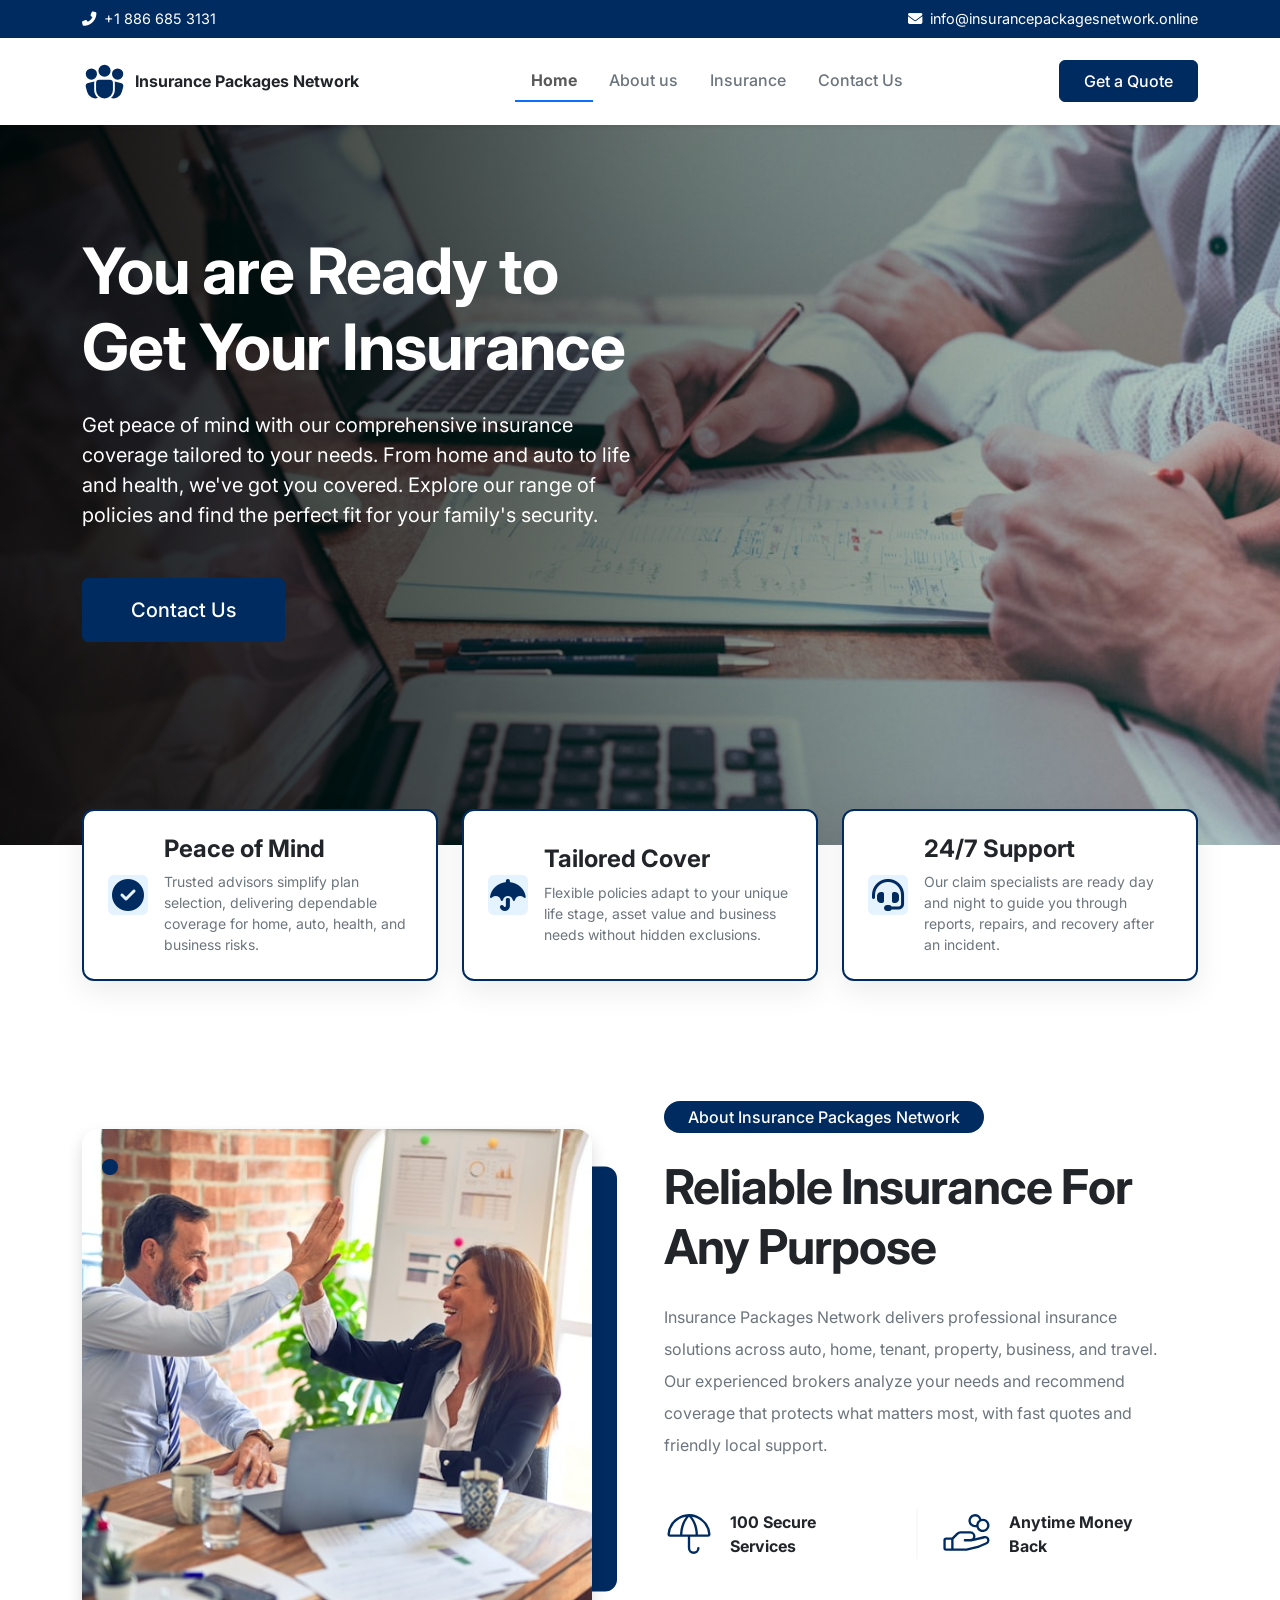
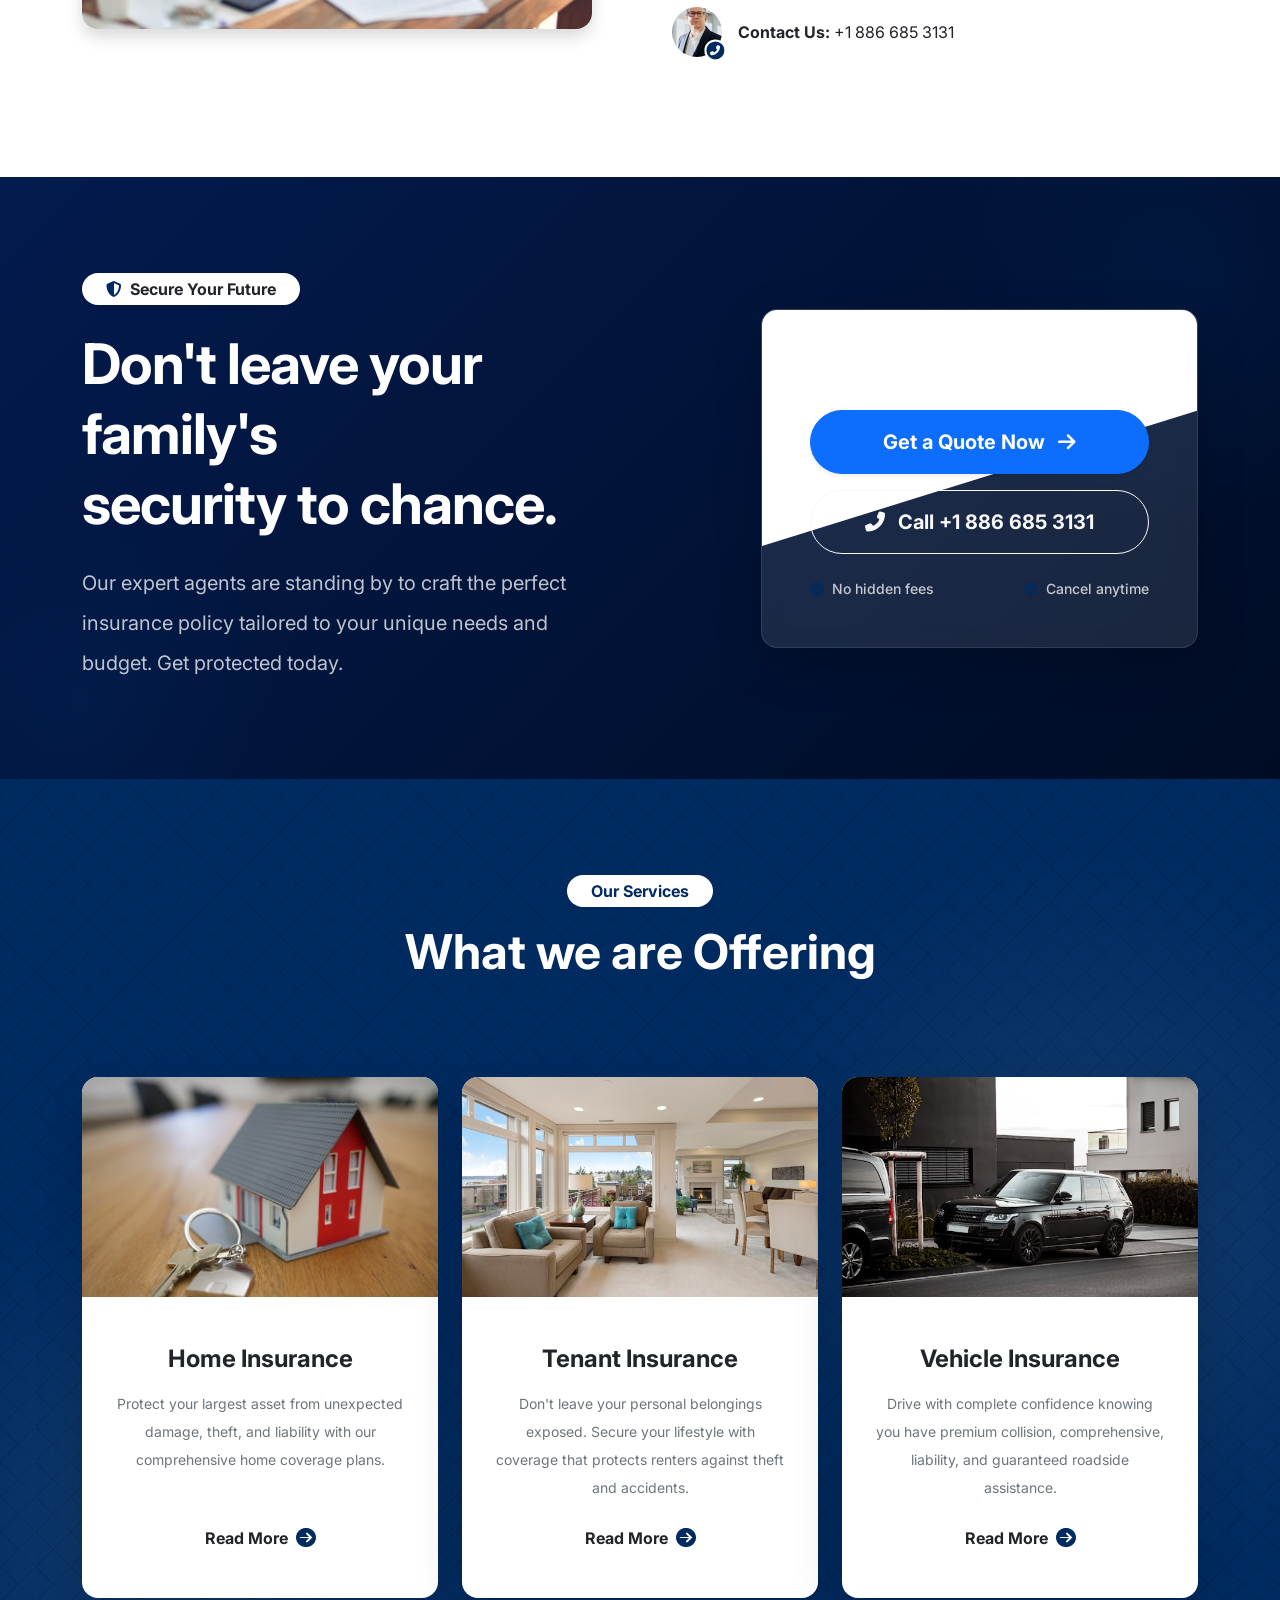
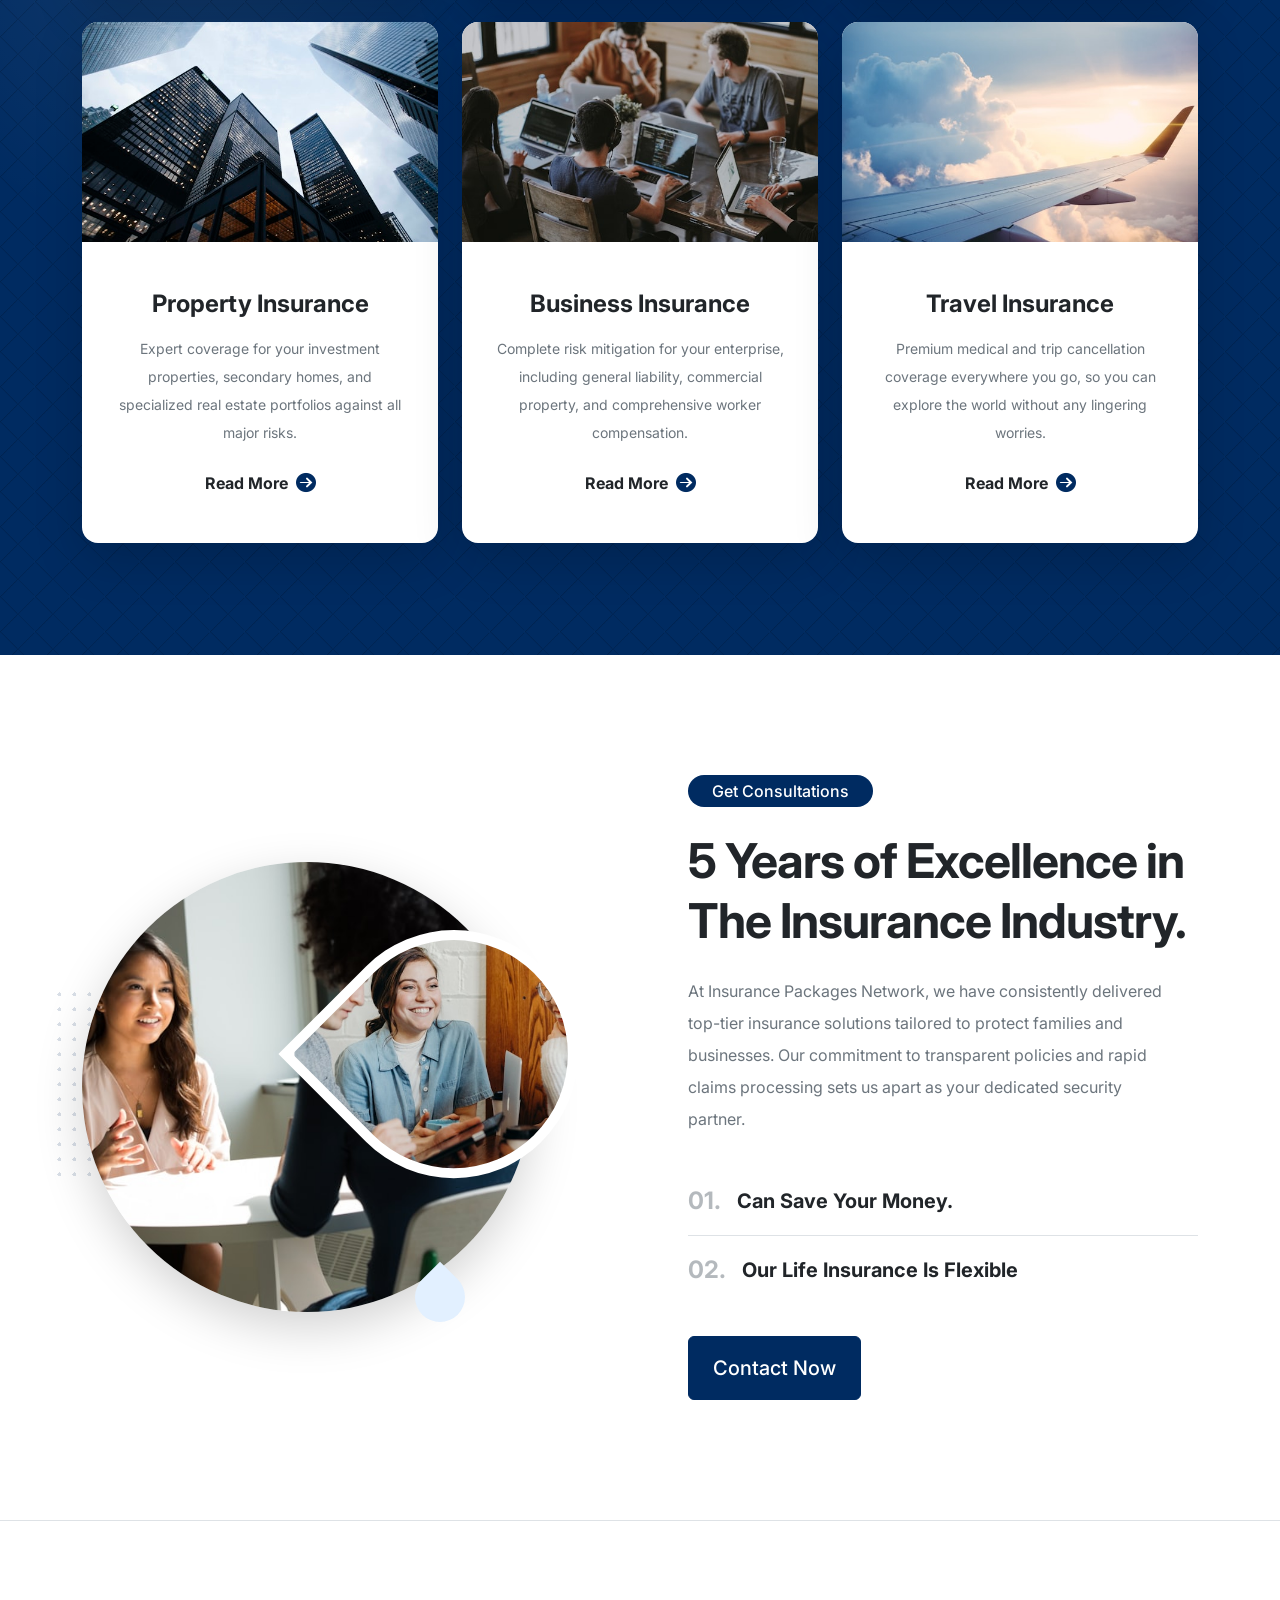
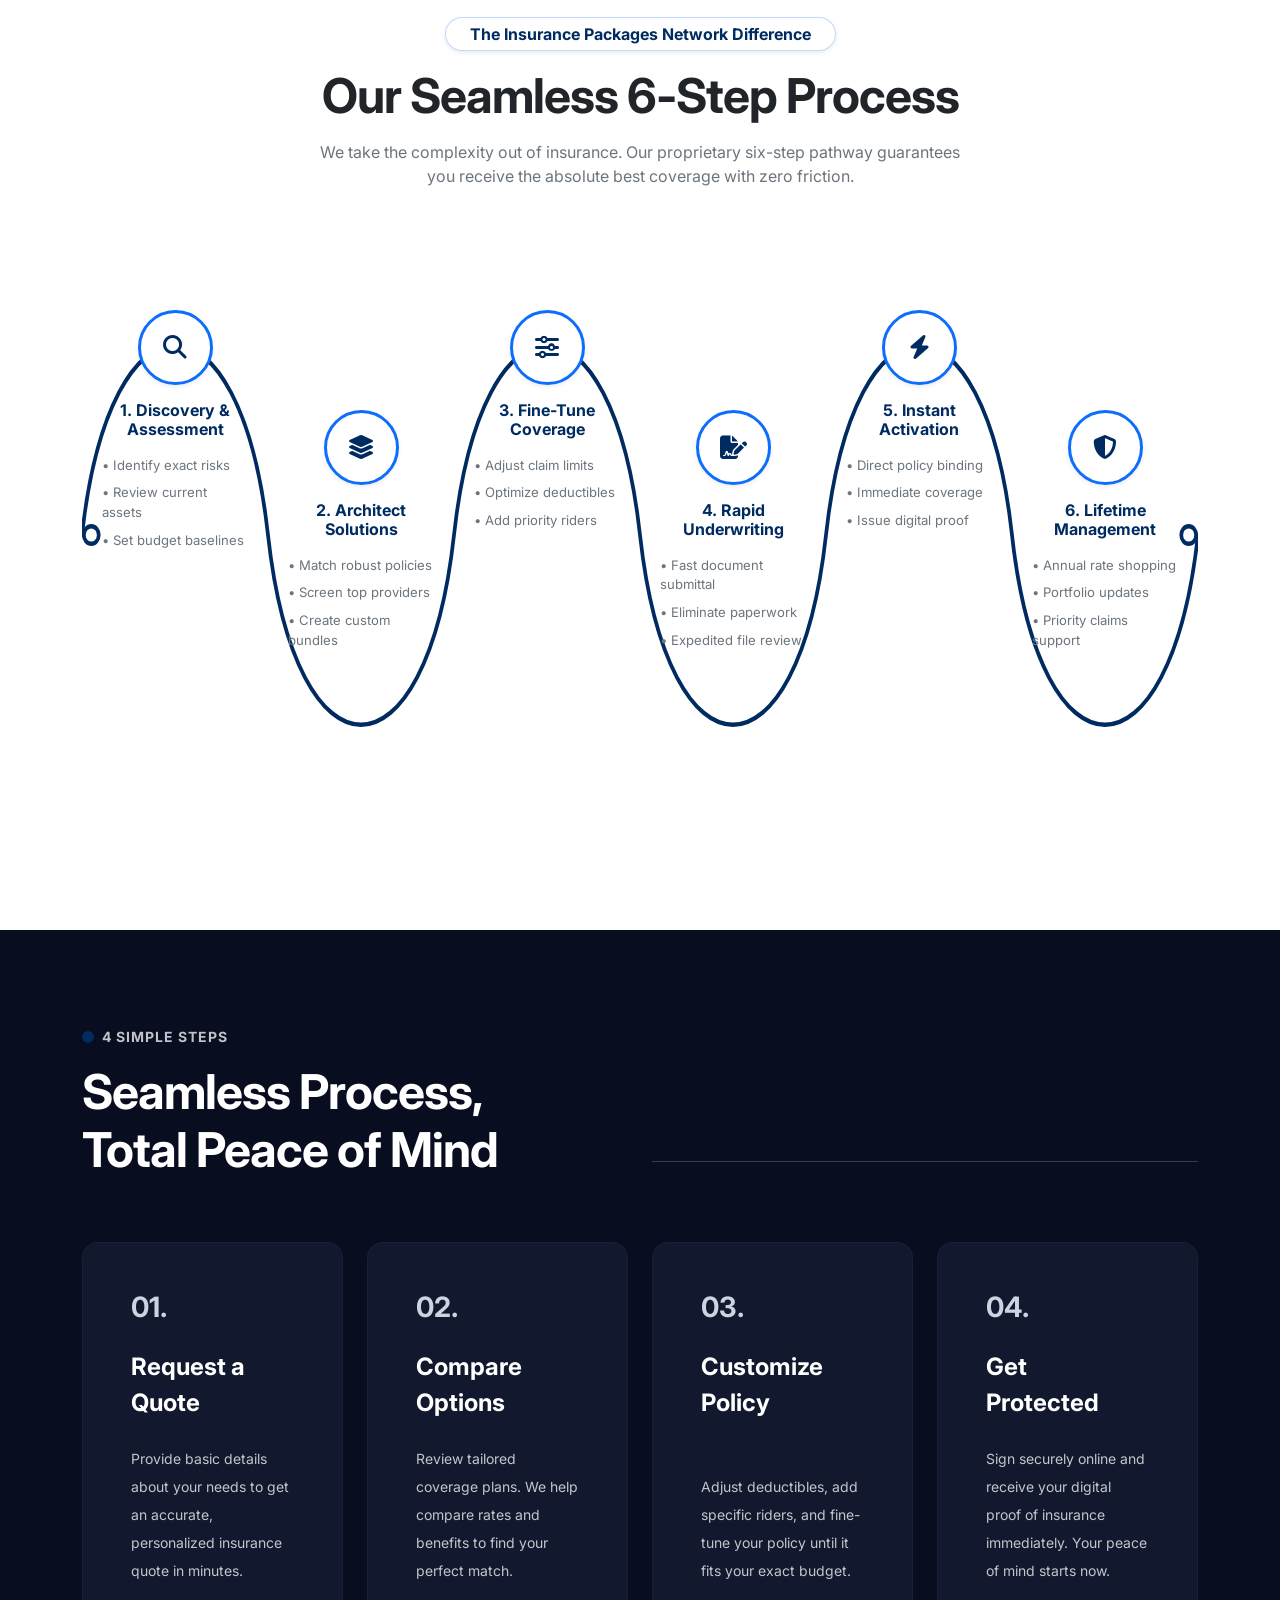
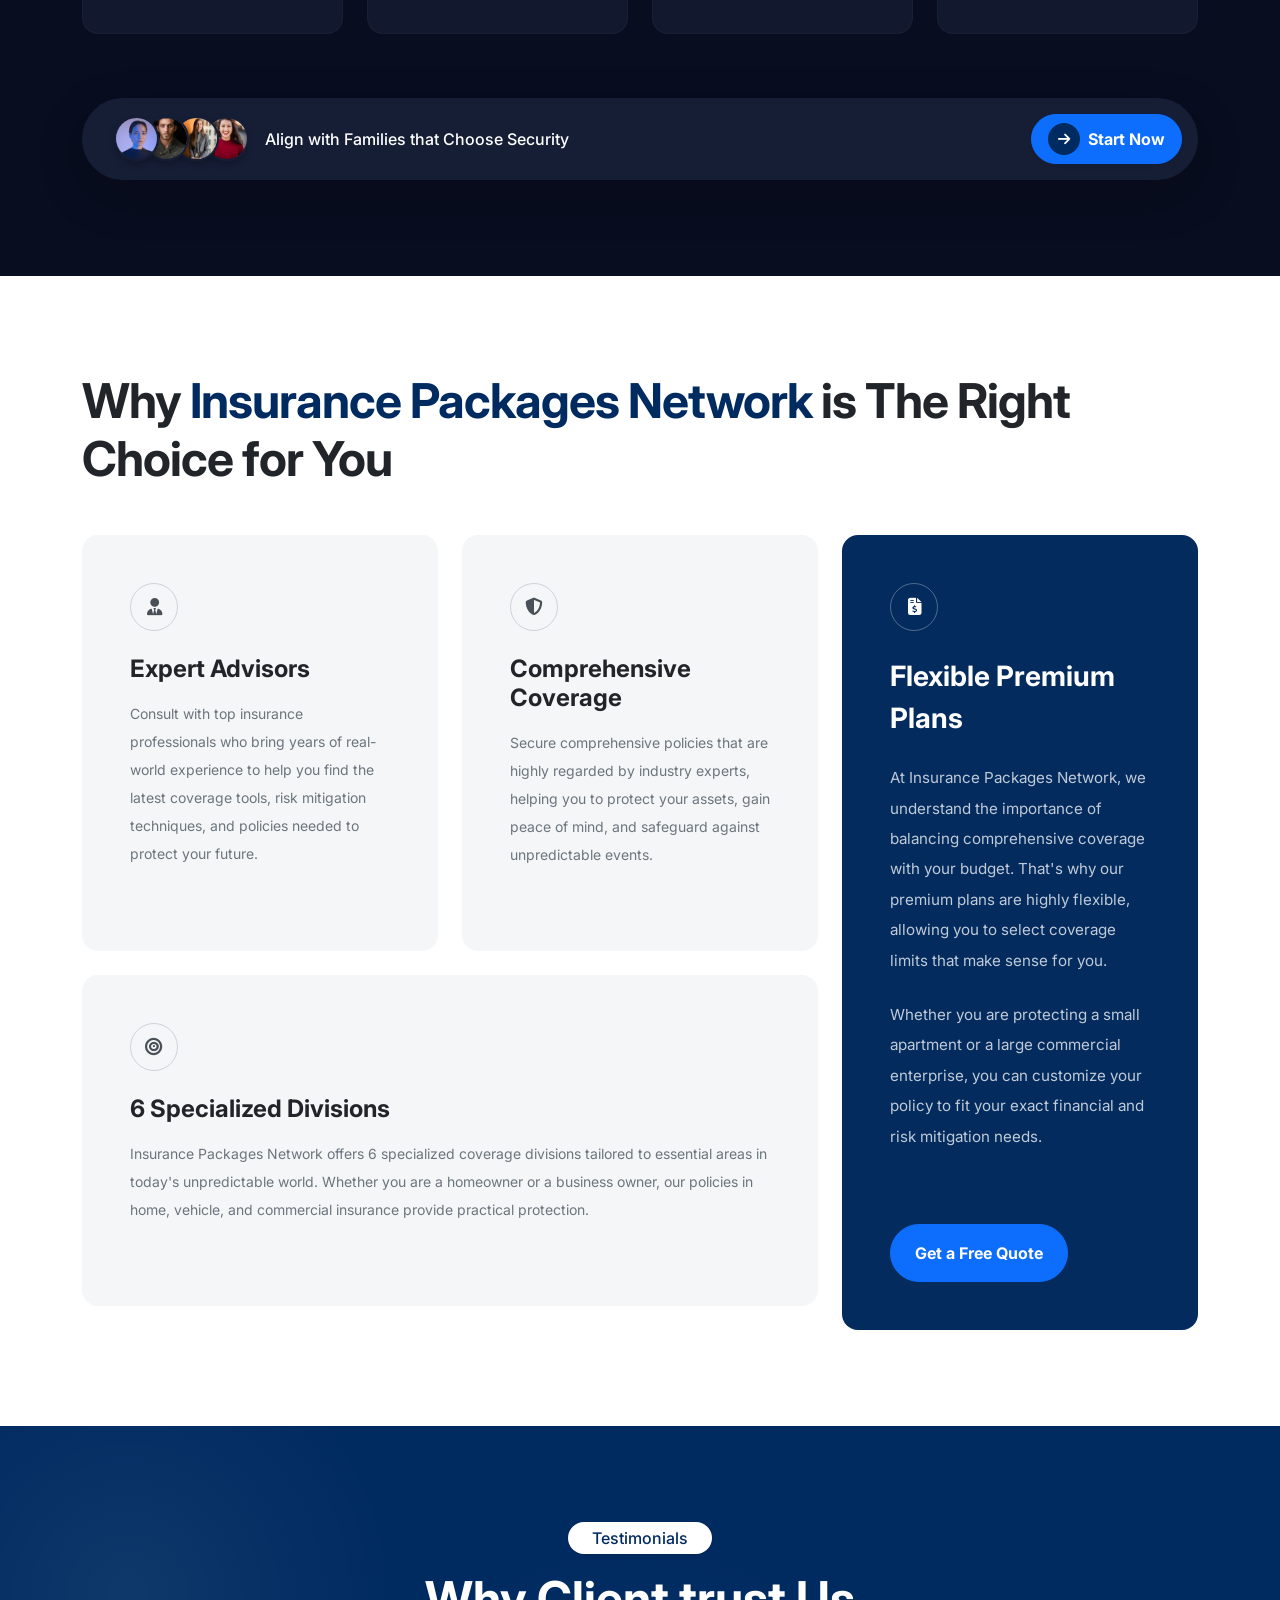
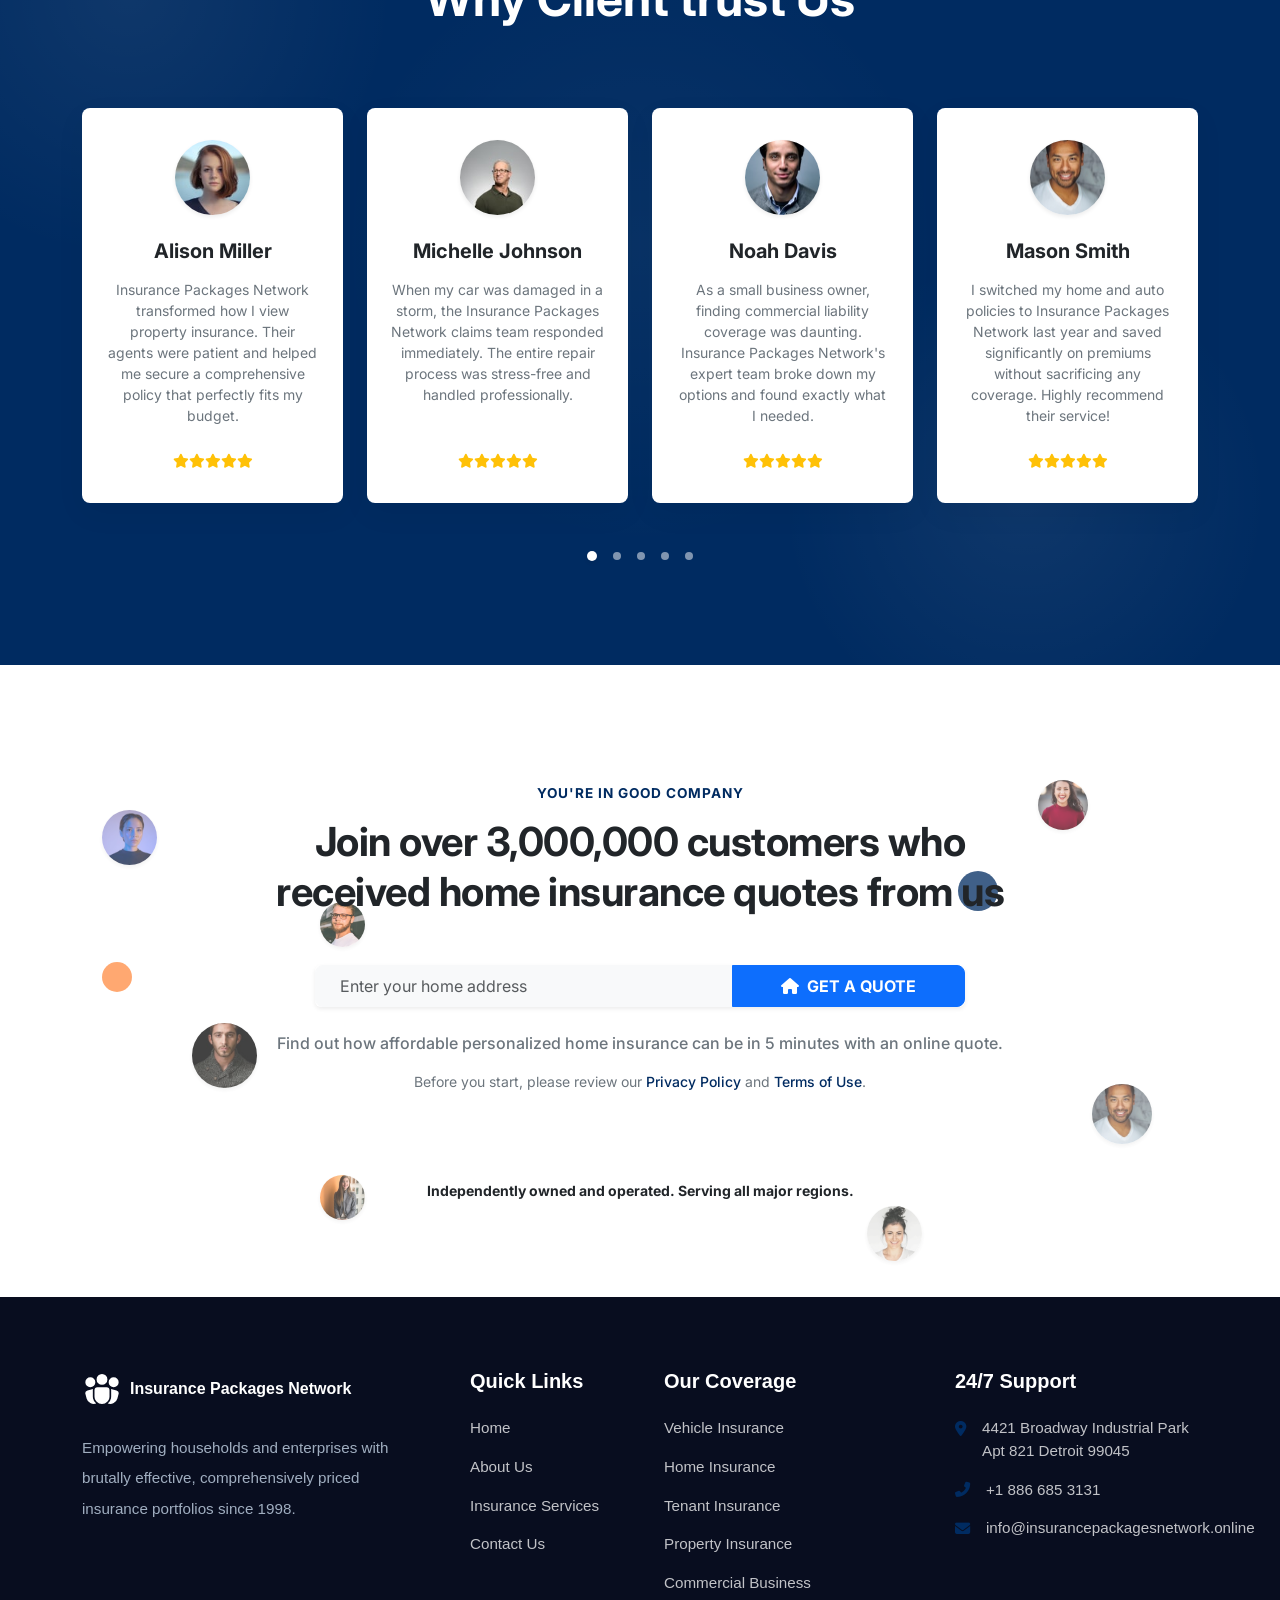
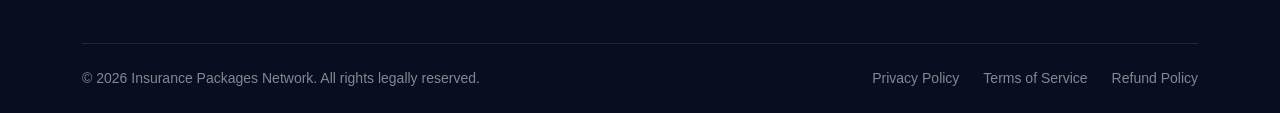
<file: index.html>
<!DOCTYPE html>
<html lang="en">

<head>
    <meta charset="UTF-8">
    <meta name="viewport" content="width=device-width, initial-scale=1.0">
    <title>Insurance Packages Network</title>
    <!-- Bootstrap CSS -->
    <link href="https://cdn.jsdelivr.net/npm/bootstrap@5.3.0/dist/css/bootstrap.min.css" rel="stylesheet">
    <!-- Font Awesome -->
    <link rel="stylesheet" href="https://cdnjs.cloudflare.com/ajax/libs/font-awesome/6.4.0/css/all.min.css">
    <!-- Favicon (logo) -->
    <link rel="icon" href="assets/images/img_001.svg" type="image/svg+xml">
    <!-- Custom CSS -->
    <link rel="stylesheet" href="style.css">
</head>

<body>

    <!-- Topbar -->
    <div class="topbar position-relative z-3">
        <div class="container d-flex justify-content-between align-items-center py-2">
            <div class="contact-info text-white">
                <span class="me-4"><i class="fas fa-phone-alt me-2"></i>+1 886 685 3131</span>
                
            </div>
            <div class="social-icons">
                <span class="text-white"><i class="fas fa-envelope me-2 text-white"></i>info@insurancepackagesnetwork.online</span>
            </div>
        </div>
    </div>

    <!-- Navbar -->
    <nav class="navbar navbar-expand-lg bg-white sticky-top py-3 shadow-sm z-3">
        <div class="container">
            <a class="navbar-brand d-flex align-items-center" href="#">
                <!-- Logo Icon -->
                <div class="logo-icon me-2 position-relative">
                    <img src="assets/images/img_001.svg"
                        width="45" height="45" alt="Logo">
                </div>
                <div>
                    <span class="fw-bold fs-6 fs-md-4 d-block lh-1 text-dark">Insurance Packages Network</span>
                   
                </div>
            </a>
            <button class="navbar-toggler" type="button" data-bs-toggle="collapse" data-bs-target="#navbarNav">
                <span class="navbar-toggler-icon"></span>
            </button>
            <div class="collapse navbar-collapse" id="navbarNav">
                <ul class="navbar-nav mx-auto fw-medium">
                    <li class="nav-item px-2 border-bottom border-primary border-2"><a class="nav-link text-primary-accent fw-bold" href="index.html">Home</a></li>
                    <li class="nav-item px-2"><a class="nav-link text-secondary hover-primary transition-all" href="about-us.html">About us</a></li>
                    <li class="nav-item px-2"><a class="nav-link text-secondary hover-primary transition-all" href="services.html">Insurance</a></li>
               
                    <li class="nav-item px-2"><a class="nav-link text-secondary hover-primary transition-all" href="contact-us.html">Contact Us</a></li>
                </ul>
                <a href="tel+18666853131" class="btn btn-primary btn-custom px-4 py-2 fw-medium">Get a Quote</a>
            </div>
        </div>
    </nav>

    <!-- Hero Section -->
    <header class="hero-section position-relative">
        <div class="hero-overlay position-absolute top-0 start-0 w-100 h-100 z-1"></div>
        <div class="hero-bg position-absolute top-0 start-0 w-100 h-100 z-0"
            style="background-image: url('assets/images/img_002.jpg'); background-size: cover; background-position: center;">
        </div>

        <div class="container h-100 d-flex align-items-center position-relative z-2">
            <div class="row w-100">
                <div class="col-lg-7 text-white py-5">
           
                    <h1 class="display-3 fw-bold mb-4">You are Ready to<br>Get Your Insurance</h1>
                    <p class="fs-5 mb-5 opacity-90 pe-lg-5 lh-base">Get peace of mind with our comprehensive insurance
                        coverage tailored to your needs. From home and auto to life and health, we've got you covered.
                        Explore our range of policies and find the perfect fit for your family's security.</p>
                    <a href="tel+18666853131" class="btn btn-primary btn-custom btn-lg px-5 py-3 fw-medium">Contact Us</a>
                </div>
            </div>
        </div>
    </header>

    <!-- Feature Cards Section -->
    <section class="features-section position-relative z-3">
        <div class="container">
            <div class="row g-4">
                <div class="col-md-4">
                    <div class="card feature-card h-100 p-4 d-flex flex-row align-items-center">
                        <div class="icon-box rounded me-3 d-flex align-items-center justify-content-center">
                            <i class="fas fa-check-circle"></i>
                        </div>
                        <div>
                            <h4 class="fw-bold mb-2">Peace of Mind</h4>
                            <p class="text-secondary mb-0 small">Trusted advisors simplify plan selection, delivering dependable coverage for home, auto, health, and business risks.</p>
                        </div>
                    </div>
                </div>
                <div class="col-md-4">
                    <div class="card feature-card h-100 p-4 d-flex flex-row align-items-center">
                        <div class="icon-box rounded me-3 d-flex align-items-center justify-content-center">
                            <i class="fas fa-umbrella"></i>
                        </div>
                        <div>
                            <h4 class="fw-bold mb-2">Tailored Cover</h4>
                            <p class="text-secondary mb-0 small">Flexible policies adapt to your unique life stage, asset value and business needs without hidden exclusions.</p>
                        </div>
                    </div>
                </div>
                <div class="col-md-4">
                    <div class="card feature-card h-100 p-4 d-flex flex-row align-items-center">
                        <div class="icon-box rounded me-3 d-flex align-items-center justify-content-center">
                            <i class="fas fa-headset"></i>
                        </div>
                        <div>
                            <h4 class="fw-bold mb-2">24/7 Support</h4>
                            <p class="text-secondary mb-0 small">Our claim specialists are ready day and night to guide you through reports, repairs, and recovery after an incident.</p>
                        </div>
                    </div>
                </div>
            </div>
        </div>
    </section>



    <!-- About Section -->
    <section class="about-section py-5 my-5 position-relative z-1">
        <div class="container py-4">
            <div class="row align-items-center">
                <!-- Image Column -->
                <div class="col-lg-6 mb-5 mb-lg-0 pe-lg-5">
                    <div class="about-img-wrapper position-relative">
                        <!-- Decorative Shapes -->
                        <div class="shape-circle position-absolute z-3"></div>
                        <div class="shape-rectangle position-absolute z-0"></div>
                        <!-- Main Image -->
                        <img src="assets/images/img_008.jpg"
                            alt="Family Insurance"
                            class="img-fluid rounded-4 position-relative z-2 shadow w-100 object-fit-cover"
                            style="height: 500px;">
                    </div>
                </div>
                <!-- Content Column -->
                <div class="col-lg-6 ps-lg-4">
                    <span class="badge badge-custom px-4 py-2 mb-4 rounded-pill fw-medium fs-6">About Insurance Packages Network</span>
                    <h2 class="display-5 fw-bold mb-4 text-dark lh-sm" style="letter-spacing: -1px;">Reliable Insurance
                        For<br>Any Purpose</h2>
                    <p class="text-secondary mb-5 fs-6 lh-lg pe-lg-4">Insurance Packages Network delivers professional insurance solutions across auto, home, tenant, property, business, and travel. Our experienced brokers analyze your needs and recommend coverage that protects what matters most, with fast quotes and friendly local support.</p>

                    <div class="row mb-5 g-4">
                        <div class="col-sm-6 d-flex align-items-center">
                            <div class="about-icon me-3 text-primary">
                                <img src="assets/images/img_009.svg" width="50"
                                    height="50" alt="Secure Services">
                            </div>
                            <h5 class="fw-bold mb-0 fs-6 lh-base text-dark">100 Secure<br>Services</h5>
                        </div>
                        <div class="col-sm-6 d-flex align-items-center position-relative">
                            <!-- vertical line separator -->
                            <div class="d-none d-sm-block position-absolute bg-light"
                                style="width: 2px; height: 100%; left: -15px; top: 0;"></div>
                            <div class="about-icon me-3 text-primary">
                                <img src="assets/images/img_010.svg" width="50"
                                    height="50" alt="Money Back">
                            </div>
                            <h5 class="fw-bold mb-0 fs-6 lh-base text-dark">Anytime Money<br>Back</h5>
                        </div>
                    </div>

                    <div class="d-flex align-items-center flex-wrap mt-2">
                        
                        <div class="contact-agent d-flex align-items-center mb-3 mb-sm-0 px-2">
                            <div class="agent-avatar position-relative me-3">
                                <img src="assets/images/img_011.jpg"
                                    alt="Agent" class="rounded-circle object-fit-cover" width="50" height="50">
                                <span
                                    class="position-absolute bottom-0 end-0 bg-primary text-white rounded-circle d-flex align-items-center justify-content-center border border-white border-2"
                                    style="width: 22px; height: 22px; font-size: 10px; transform: translate(20%, 20%);">
                                    <i class="fas fa-phone-alt"></i>
                                </span>
                            </div>
                            <div>
                                <h6 class="fw-bold text-dark mb-0 fs-6">Contact Us: <span class="fw-normal">+1 886 685 3131</span></h6>
                            </div>
                        </div>
                    </div>
                </div>
            </div>
        </div>
    </section>

    <!-- Agency Custom CTA Section -->
    <section class="agency-cta py-5 position-relative z-1 overflow-hidden" style="background: linear-gradient(135deg, #031b4e 0%, #000c24 100%);">
        <!-- Abstract Shapes -->
        <div class="position-absolute top-0 end-0 opacity-25" style="width: 500px; height: 500px; background: radial-gradient(circle, var(--primary-color) 0%, transparent 70%); transform: translate(30%, -30%);"></div>
        <div class="position-absolute bottom-0 start-0 opacity-25" style="width: 400px; height: 400px; background: radial-gradient(circle, var(--primary-color) 0%, transparent 70%); transform: translate(-30%, 30%);"></div>
        
        <div class="container py-lg-5 position-relative z-1">
            <div class="row align-items-center justify-content-between g-5">
                <!-- Left Text Column -->
                <div class="col-lg-6 text-center text-lg-start">
                    <span class="badge bg-white text-dark px-4 py-2 rounded-pill fw-bold mb-4 fs-6 shadow-sm">
                        <i class="fas fa-shield-alt text-primary me-2"></i>Secure Your Future
                    </span>
                    <h2 class="display-4 fw-bold text-white mb-4 lh-sm" style="letter-spacing: -1px;">Don't leave your family's<br>security to chance.</h2>
                    <p class="fs-5 text-white opacity-75 mb-0 lh-lg" style="max-width: 600px; margin: 0 auto;">Our expert agents are standing by to craft the perfect insurance policy tailored to your unique needs and budget. Get protected today.</p>
                </div>
                
                <!-- Right Action Card -->
                <div class="col-lg-5">
                    <div class="bg-white bg-opacity-10 p-4 p-md-5 rounded-4 border border-white border-opacity-10 backdrop-blur shadow-lg position-relative overflow-hidden">
                        <!-- Glass shine effect -->
                        <div class="position-absolute top-0 start-0 w-100 h-100 bg-white opacity-10" style="clip-path: polygon(0 0, 100% 0, 100% 30%, 0 70%);"></div>
                        
                        <div class="position-relative z-1">
                            <h4 class="fw-bold text-white mb-4 text-center text-lg-start">Start your free quote</h4>
                            <div class="d-grid gap-3">
                                <a href="tel+18666853131" class="btn btn-primary btn-lg rounded-pill fw-bold py-3 shadow-sm hover-lift">
                                    Get a Quote Now <i class="fas fa-arrow-right ms-2"></i>
                                </a>
                                <a href="#" class="btn btn-outline-light btn-lg rounded-pill fw-bold py-3 hover-lift">
                                    <i class="fas fa-phone-alt me-2"></i> Call +1 886 685 3131
                                </a>
                            </div>
                            <div class="d-flex justify-content-center justify-content-lg-between align-items-center mt-4 gap-3 flex-wrap text-white opacity-75 small fw-medium">
                                <span><i class="fas fa-check-circle text-primary me-1"></i> No hidden fees</span>
                                <span><i class="fas fa-check-circle text-primary me-1"></i> Cancel anytime</span>
                            </div>
                        </div>
                    </div>
                </div>
            </div>
        </div>
    </section>

    <!-- Services Section -->
    <section class="services-section py-5 position-relative bg-primary overflow-hidden">
        <!-- Subtle Pattern Background -->
        <div class="position-absolute top-0 start-0 w-100 h-100 z-0 opacity-10" style="background-image: url('assets/images/img_012.png');"></div>
        
        <div class="container position-relative z-1 py-5">
            <div class="text-center mb-5 pb-4">
                <span class="badge bg-white text-primary px-4 py-2 mb-3 rounded-pill fw-bold fs-6 shadow-sm">Our Services</span>
                <h2 class="display-5 fw-bold text-white mb-4">What we are Offering</h2>
            </div>

            <div class="row g-4 mb-3 mobile-slider">
                <!-- Home -->
                <div class="col-lg-4 col-md-6">
                    <div class="card service-card border-0 h-100 rounded-4 overflow-visible shadow-lg">
                        <div class="service-img position-relative rounded-top-4 overflow-hidden">
                            <img src="assets/images/img_013.jpg" alt="Home Insurance" class="w-100 object-fit-cover" style="height: 240px; transition: transform 0.5s ease;">
                        </div>
                        <div class="card-body text-center pt-5 px-4 pb-5 d-flex flex-column">
                            <h4 class="fw-bold mb-3 text-dark">Home Insurance</h4>
                            <p class="text-secondary small mb-4 px-2 lh-lg flex-grow-1">Protect your largest asset from unexpected damage, theft, and liability with our comprehensive home coverage plans.</p>
                            <a href="services.html#home" class="read-more-link text-dark fw-bold text-decoration-none fs-6 mt-auto d-inline-flex align-items-center justify-content-center">
                                Read More <i class="fas fa-arrow-circle-right ms-2 text-primary fs-5"></i>
                            </a>
                        </div>
                    </div>
                </div>

                <!-- Tenant -->
                <div class="col-lg-4 col-md-6">
                    <div class="card service-card border-0 h-100 rounded-4 overflow-visible shadow-lg">
                        <div class="service-img position-relative rounded-top-4 overflow-hidden">
                            <img src="assets/images/img_014.jpg" alt="Tenant Insurance" class="w-100 object-fit-cover" style="height: 240px; transition: transform 0.5s ease;">
                        </div>
                        <div class="card-body text-center pt-5 px-4 pb-5 d-flex flex-column">
                            <h4 class="fw-bold mb-3 text-dark">Tenant Insurance</h4>
                            <p class="text-secondary small mb-4 px-2 lh-lg flex-grow-1">Don't leave your personal belongings exposed. Secure your lifestyle with coverage that protects renters against theft and accidents.</p>
                            <a href="services.html#tenant" class="read-more-link text-dark fw-bold text-decoration-none fs-6 mt-auto d-inline-flex align-items-center justify-content-center">
                                Read More <i class="fas fa-arrow-circle-right ms-2 text-primary fs-5"></i>
                            </a>
                        </div>
                    </div>
                </div>

                <!-- Vehicle -->
                <div class="col-lg-4 col-md-6">
                    <div class="card service-card border-0 h-100 rounded-4 overflow-visible shadow-lg">
                        <div class="service-img position-relative rounded-top-4 overflow-hidden">
                            <img src="assets/images/img_015.jpg" alt="Vehicle Insurance" class="w-100 object-fit-cover" style="height: 240px; transition: transform 0.5s ease;">
                        </div>
                        <div class="card-body text-center pt-5 px-4 pb-5 d-flex flex-column">
                            <h4 class="fw-bold mb-3 text-dark">Vehicle Insurance</h4>
                            <p class="text-secondary small mb-4 px-2 lh-lg flex-grow-1">Drive with complete confidence knowing you have premium collision, comprehensive, liability, and guaranteed roadside assistance.</p>
                            <a href="services.html#vehicle" class="read-more-link text-dark fw-bold text-decoration-none fs-6 mt-auto d-inline-flex align-items-center justify-content-center">
                                Read More <i class="fas fa-arrow-circle-right ms-2 text-primary fs-5"></i>
                            </a>
                        </div>
                    </div>
                </div>

                <!-- Property -->
                <div class="col-lg-4 col-md-6">
                    <div class="card service-card border-0 h-100 rounded-4 overflow-visible shadow-lg">
                        <div class="service-img position-relative rounded-top-4 overflow-hidden">
                            <img src="assets/images/img_016.jpg" alt="Property Insurance" class="w-100 object-fit-cover" style="height: 240px; transition: transform 0.5s ease;">
                        </div>
                        <div class="card-body text-center pt-5 px-4 pb-5 d-flex flex-column">
                            <h4 class="fw-bold mb-3 text-dark">Property Insurance</h4>
                            <p class="text-secondary small mb-4 px-2 lh-lg flex-grow-1">Expert coverage for your investment properties, secondary homes, and specialized real estate portfolios against all major risks.</p>
                            <a href="services.html#property" class="read-more-link text-dark fw-bold text-decoration-none fs-6 mt-auto d-inline-flex align-items-center justify-content-center">
                                Read More <i class="fas fa-arrow-circle-right ms-2 text-primary fs-5"></i>
                            </a>
                        </div>
                    </div>
                </div>

                <!-- Business -->
                <div class="col-lg-4 col-md-6">
                    <div class="card service-card border-0 h-100 rounded-4 overflow-visible shadow-lg">
                        <div class="service-img position-relative rounded-top-4 overflow-hidden">
                            <img src="assets/images/img_017.jpg" alt="Business Insurance" class="w-100 object-fit-cover" style="height: 240px; transition: transform 0.5s ease;">
                        </div>
                        <div class="card-body text-center pt-5 px-4 pb-5 d-flex flex-column">
                            <h4 class="fw-bold mb-3 text-dark">Business Insurance</h4>
                            <p class="text-secondary small mb-4 px-2 lh-lg flex-grow-1">Complete risk mitigation for your enterprise, including general liability, commercial property, and comprehensive worker compensation.</p>
                            <a href="services.html#business" class="read-more-link text-dark fw-bold text-decoration-none fs-6 mt-auto d-inline-flex align-items-center justify-content-center">
                                Read More <i class="fas fa-arrow-circle-right ms-2 text-primary fs-5"></i>
                            </a>
                        </div>
                    </div>
                </div>

                <!-- Travel -->
                <div class="col-lg-4 col-md-6">
                    <div class="card service-card border-0 h-100 rounded-4 overflow-visible shadow-lg">
                        <div class="service-img position-relative rounded-top-4 overflow-hidden">
                            <img src="assets/images/img_018.jpg" alt="Travel Insurance" class="w-100 object-fit-cover" style="height: 240px; transition: transform 0.5s ease;">
                        </div>
                        <div class="card-body text-center pt-5 px-4 pb-5 d-flex flex-column">
                            <h4 class="fw-bold mb-3 text-dark">Travel Insurance</h4>
                            <p class="text-secondary small mb-4 px-2 lh-lg flex-grow-1">Premium medical and trip cancellation coverage everywhere you go, so you can explore the world without any lingering worries.</p>
                            <a href="services.html#travel" class="read-more-link text-dark fw-bold text-decoration-none fs-6 mt-auto d-inline-flex align-items-center justify-content-center">
                                Read More <i class="fas fa-arrow-circle-right ms-2 text-primary fs-5"></i>
                            </a>
                        </div>
                    </div>
                </div>
            </div>
        </div>
    </section>

    <!-- Excellence Section -->
    <section class="excellence-section py-5 my-5 position-relative z-1">
        <div class="container py-4">
            <div class="row align-items-center">
                <!-- Images Column -->
                <div
                    class="col-lg-6 mb-5 mb-lg-0 pe-lg-5 position-relative d-flex justify-content-center justify-content-lg-start">
                    <!-- Setup image group container -->
                    <div class="position-relative" style="width: 450px; max-width: 100%;">
                        <!-- Dot Pattern Background -->
                        <div class="dot-pattern position-absolute z-0"
                            style="left: -30px; top: 50%; height: 200px; width: 200px; transform: translateY(-50%);">
                        </div>

                        <!-- Main Image -->
                        <img src="assets/images/img_019.jpg"
                            alt="Consultation" class="excellence-img-main position-relative z-1 shadow-lg">

                        <!-- Overlapping Wedge -->
                        <div class="excellence-wedge-wrapper z-2">
                            <div class="excellence-wedge-inner">
                                <img src="assets/images/img_020.jpg"
                                    alt="Family" class="excellence-wedge-img">
                            </div>
                        </div>

                        <!-- Accent Blob -->
                        <div class="excellence-accent-blob z-3"></div>
                    </div>
                </div>

                <!-- Content Column -->
                <div class="col-lg-6 ps-lg-5 mt-5 mt-lg-0">
                    <span
                        class="badge badge-custom px-4 py-2 mb-4 rounded-pill fw-medium fs-6 text-white text-bg-text-primary">Get
                        Consultations</span>
                    <h2 class="display-5 fw-bold mb-4 text-dark lh-sm" style="letter-spacing: -1px;">5 Years of
                        Excellence in<br>The Insurance Industry.</h2>
                    <p class="text-secondary mb-5 fs-6 lh-lg pe-lg-4">At Insurance Packages Network, we have consistently delivered top-tier insurance solutions tailored to protect families and businesses. Our commitment to transparent policies and rapid claims processing sets us apart as your dedicated security partner.</p>

                    <div class="excellence-list mb-5">
                        <div class="d-flex align-items-center mb-3 pb-3 border-bottom">
                            <span class="fs-4 fw-bold text-secondary opacity-50 me-3">01.</span>
                            <h5 class="fw-bold mb-0 text-dark">Can Save Your Money.</h5>
                        </div>
                        <div class="d-flex align-items-center mb-3">
                            <span class="fs-4 fw-bold text-secondary opacity-50 me-3">02.</span>
                            <h5 class="fw-bold mb-0 text-dark">Our Life Insurance Is Flexible</h5>
                        </div>
                    </div>

                    <a href="tel+18666853131" class="btn btn-primary btn-custom btn-lg px-4 py-3 fw-medium">Contact Now</a>
                </div>
            </div>
        </div>
    </section>

    <!-- Serpentine USP Timeline Section -->
    <section class="serpentine-usp py-5 bg-white overflow-hidden position-relative border-top">
        <div class="container py-5">
            <div class="text-center mb-5 pb-xl-4 flex-column align-items-center d-flex">
                <span class="badge text-primary px-4 py-2 mb-3 rounded-pill fw-bold fs-6 border border-primary border-opacity-25" style="background-color: var(--primary-color); opacity: 0.1; position: absolute;"></span>
                <span class="badge text-primary px-4 py-2 mb-3 rounded-pill fw-bold fs-6 border border-primary border-opacity-25 bg-white shadow-sm z-1">The Insurance Packages Network Difference</span>
                <h2 class="display-5 fw-bold text-dark mb-3" style="letter-spacing: -1px;">Our Seamless 6-Step Process</h2>
                <p class="text-secondary mb-0" style="max-width: 650px;">We take the complexity out of insurance. Our proprietary six-step pathway guarantees you receive the absolute best coverage with zero friction.</p>
            </div>

            <!-- Desktop Timeline (Hidden on mobile & tablet) -->
            <div class="row g-0 position-relative d-none d-xl-flex mx-auto" style="height: 550px; max-width: 1300px;">
                <!-- Background SVG Wave -->
                <div class="position-absolute w-100 h-100 z-0" style="top: 0; left: 0;">
                    <svg width="100%" height="100%" viewBox="0 0 1200 500" preserveAspectRatio="none">
                        <path d="M 0,250 C 30,20 170,20 200,250 C 230,480 370,480 400,250 C 430,20 570,20 600,250 C 630,480 770,480 800,250 C 830,20 970,20 1000,250 C 1030,480 1170,480 1200,250" fill="none" class="opacity-100" stroke="var(--primary-color)" stroke-width="4" stroke-linecap="round"/>
                        <circle cx="10" cy="250" r="8" fill="white" stroke="var(--primary-color)" stroke-width="4"/>
                        <circle cx="1190" cy="250" r="8" fill="white" stroke="var(--primary-color)" stroke-width="4"/>
                    </svg>
                </div>

                <!-- Col 1 (Peak) -->
                <div class="col-2 position-relative z-1 d-flex flex-column align-items-center text-center px-3" style="padding-top: 50px;">
                    <div class="bg-white rounded-circle shadow-sm border border-primary d-flex align-items-center justify-content-center mb-3" style="width: 75px; height: 75px; border-width: 3px !important; transition: transform 0.3s ease;">
                        <i class="fas fa-search fa-xl text-primary"></i>
                    </div>
                    <h6 class="fw-bold text-primary mb-3">1. Discovery &<br>Assessment</h6>
                    <ul class="text-start small text-secondary list-unstyled w-100 px-1" style="font-size: 0.82rem; line-height: 1.5;">
                        <li class="mb-2">&bull; Identify exact risks</li>
                        <li class="mb-2">&bull; Review current assets</li>
                        <li class="mb-0">&bull; Set budget baselines</li>
                    </ul>
                </div>

                <!-- Col 2 (Valley) -->
                <div class="col-2 position-relative z-1 d-flex flex-column align-items-center text-center px-3" style="padding-top: 150px;">
                    <div class="bg-white rounded-circle shadow-sm border border-primary d-flex align-items-center justify-content-center mb-3" style="width: 75px; height: 75px; border-width: 3px !important; transition: transform 0.3s ease;">
                        <i class="fas fa-layer-group fa-xl text-primary"></i>
                    </div>
                    <h6 class="fw-bold text-primary mb-3">2. Architect<br>Solutions</h6>
                    <ul class="text-start small text-secondary list-unstyled w-100 px-1" style="font-size: 0.82rem; line-height: 1.5;">
                        <li class="mb-2">&bull; Match robust policies</li>
                        <li class="mb-2">&bull; Screen top providers</li>
                        <li class="mb-0">&bull; Create custom bundles</li>
                    </ul>
                </div>

                <!-- Col 3 (Peak) -->
                <div class="col-2 position-relative z-1 d-flex flex-column align-items-center text-center px-3" style="padding-top: 50px;">
                    <div class="bg-white rounded-circle shadow-sm border border-primary d-flex align-items-center justify-content-center mb-3" style="width: 75px; height: 75px; border-width: 3px !important; transition: transform 0.3s ease;">
                        <i class="fas fa-sliders-h fa-xl text-primary"></i>
                    </div>
                    <h6 class="fw-bold text-primary mb-3">3. Fine-Tune<br>Coverage</h6>
                    <ul class="text-start small text-secondary list-unstyled w-100 px-1" style="font-size: 0.82rem; line-height: 1.5;">
                        <li class="mb-2">&bull; Adjust claim limits</li>
                        <li class="mb-2">&bull; Optimize deductibles</li>
                        <li class="mb-0">&bull; Add priority riders</li>
                    </ul>
                </div>

                <!-- Col 4 (Valley) -->
                <div class="col-2 position-relative z-1 d-flex flex-column align-items-center text-center px-3" style="padding-top: 150px;">
                    <div class="bg-white rounded-circle shadow-sm border border-primary d-flex align-items-center justify-content-center mb-3" style="width: 75px; height: 75px; border-width: 3px !important; transition: transform 0.3s ease;">
                        <i class="fas fa-file-signature fa-xl text-primary"></i>
                    </div>
                    <h6 class="fw-bold text-primary mb-3">4. Rapid<br>Underwriting</h6>
                    <ul class="text-start small text-secondary list-unstyled w-100 px-1" style="font-size: 0.82rem; line-height: 1.5;">
                        <li class="mb-2">&bull; Fast document submittal</li>
                        <li class="mb-2">&bull; Eliminate paperwork</li>
                        <li class="mb-0">&bull; Expedited file review</li>
                    </ul>
                </div>

                <!-- Col 5 (Peak) -->
                <div class="col-2 position-relative z-1 d-flex flex-column align-items-center text-center px-3" style="padding-top: 50px;">
                    <div class="bg-white rounded-circle shadow-sm border border-primary d-flex align-items-center justify-content-center mb-3" style="width: 75px; height: 75px; border-width: 3px !important; transition: transform 0.3s ease;">
                        <i class="fas fa-bolt fa-xl text-primary"></i>
                    </div>
                    <h6 class="fw-bold text-primary mb-3">5. Instant<br>Activation</h6>
                    <ul class="text-start small text-secondary list-unstyled w-100 px-1" style="font-size: 0.82rem; line-height: 1.5;">
                        <li class="mb-2">&bull; Direct policy binding</li>
                        <li class="mb-2">&bull; Immediate coverage</li>
                        <li class="mb-0">&bull; Issue digital proof</li>
                    </ul>
                </div>

                <!-- Col 6 (Valley) -->
                <div class="col-2 position-relative z-1 d-flex flex-column align-items-center text-center px-3" style="padding-top: 150px;">
                    <div class="bg-white rounded-circle shadow-sm border border-primary d-flex align-items-center justify-content-center mb-3" style="width: 75px; height: 75px; border-width: 3px !important; transition: transform 0.3s ease;">
                        <i class="fas fa-shield-alt fa-xl text-primary"></i>
                    </div>
                    <h6 class="fw-bold text-primary mb-3">6. Lifetime<br>Management</h6>
                    <ul class="text-start small text-secondary list-unstyled w-100 px-1" style="font-size: 0.82rem; line-height: 1.5;">
                        <li class="mb-2">&bull; Annual rate shopping</li>
                        <li class="mb-2">&bull; Portfolio updates</li>
                        <li class="mb-0">&bull; Priority claims support</li>
                    </ul>
                </div>
            </div>

            <!-- Mobile & Tablet Timeline (Vertical Stacked with connected line) -->
            <div class="d-xl-none position-relative ms-4 ms-sm-5 border-start border-3 border-primary py-3 px-4 px-sm-5 mt-4">
                <!-- Step 1 -->
                <div class="mb-5 position-relative">
                    <div class="bg-white rounded-circle shadow-sm border border-primary d-flex align-items-center justify-content-center position-absolute" style="width: 50px; height: 50px; border-width: 3px !important; left: -50px; left: calc(-1.5rem + -25px - 1.5px); top: 0;">
                        <i class="fas fa-search fs-6 text-primary"></i>
                    </div>
                    <h6 class="fw-bold text-primary mb-2 pt-1">1. Discovery & Assessment</h6>
                    <p class="small text-secondary mb-0 lh-lg">Identify exact risks &bull; Review current assets &bull; Set budget baselines</p>
                </div>
                
                <!-- Step 2 -->
                <div class="mb-5 position-relative">
                    <div class="bg-white rounded-circle shadow-sm border border-primary d-flex align-items-center justify-content-center position-absolute" style="width: 50px; height: 50px; border-width: 3px !important; left: -50px; left: calc(-1.5rem + -25px - 1.5px); top: 0;">
                        <i class="fas fa-layer-group fs-6 text-primary"></i>
                    </div>
                    <h6 class="fw-bold text-primary mb-2 pt-1">2. Architect Solutions</h6>
                    <p class="small text-secondary mb-0 lh-lg">Match robust policies &bull; Screen top providers &bull; Create custom bundles</p>
                </div>

                <!-- Step 3 -->
                <div class="mb-5 position-relative">
                    <div class="bg-white rounded-circle shadow-sm border border-primary d-flex align-items-center justify-content-center position-absolute" style="width: 50px; height: 50px; border-width: 3px !important; left: -50px; left: calc(-1.5rem + -25px - 1.5px); top: 0;">
                        <i class="fas fa-sliders-h fs-6 text-primary"></i>
                    </div>
                    <h6 class="fw-bold text-primary mb-2 pt-1">3. Fine-Tune Coverage</h6>
                    <p class="small text-secondary mb-0 lh-lg">Adjust claim limits &bull; Optimize deductibles &bull; Add priority riders</p>
                </div>

                <!-- Step 4 -->
                <div class="mb-5 position-relative">
                    <div class="bg-white rounded-circle shadow-sm border border-primary d-flex align-items-center justify-content-center position-absolute" style="width: 50px; height: 50px; border-width: 3px !important; left: -50px; left: calc(-1.5rem + -25px - 1.5px); top: 0;">
                        <i class="fas fa-file-signature fs-6 text-primary"></i>
                    </div>
                    <h6 class="fw-bold text-primary mb-2 pt-1">4. Rapid Underwriting</h6>
                    <p class="small text-secondary mb-0 lh-lg">Fast document submittal &bull; Eliminate paperwork &bull; Expedited file review</p>
                </div>

                <!-- Step 5 -->
                <div class="mb-5 position-relative">
                    <div class="bg-white rounded-circle shadow-sm border border-primary d-flex align-items-center justify-content-center position-absolute" style="width: 50px; height: 50px; border-width: 3px !important; left: -50px; left: calc(-1.5rem + -25px - 1.5px); top: 0;">
                        <i class="fas fa-bolt fs-6 text-primary"></i>
                    </div>
                    <h6 class="fw-bold text-primary mb-2 pt-1">5. Instant Activation</h6>
                    <p class="small text-secondary mb-0 lh-lg">Direct policy binding &bull; Immediate coverage &bull; Issue digital proof</p>
                </div>

                <!-- Step 6 -->
                <div class="mb-0 position-relative">
                    <div class="bg-white rounded-circle shadow-sm border border-primary d-flex align-items-center justify-content-center position-absolute" style="width: 50px; height: 50px; border-width: 3px !important; left: -50px; left: calc(-1.5rem + -25px - 1.5px); top: 0;">
                        <i class="fas fa-shield-alt fs-6 text-primary"></i>
                    </div>
                    <h6 class="fw-bold text-primary mb-2 pt-1">6. Lifetime Management</h6>
                    <p class="small text-secondary mb-0 lh-lg">Annual rate shopping &bull; Portfolio updates &bull; Priority claims support</p>
                </div>
            </div>
        </div>
    </section>

    <!-- Our Process Section -->
    <section class="process-section py-5 mt-4" style="background-color: #080d1f; color: white;">
        <div class="container py-lg-5">
            <!-- Header -->
            <div class="row align-items-end mb-5 pb-3">
                <div class="col-md-7 col-lg-6">
                    <div class="d-flex align-items-center mb-3">
                        <span class="rounded-circle bg-primary me-2 shadow-sm" style="width: 12px; height: 12px;"></span>
                        <span class="text-uppercase text-white opacity-75 small fw-bold" style="letter-spacing: 1px;">4 Simple Steps</span>
                    </div>
                    <h2 class="display-5 fw-bold text-white mb-0" style="letter-spacing: -1px; line-height: 1.2;">Seamless Process,<br>Total Peace of Mind</h2>
                </div>
                <div class="col-md-5 col-lg-6 d-none d-md-block pb-3">
                    <div class="w-100" style="height: 1px; background-color: rgba(255,255,255,0.2);"></div>
                </div>
            </div>

            <!-- Process Cards -->
            <div class="row g-4 mb-5 pb-lg-3 mobile-slider">
                <!-- Step 1 -->
                <div class="col-lg-3 col-md-6">
                    <div class="process-card h-100 p-4 p-xl-5 d-flex flex-column rounded-4" style="background-color: #12192e; min-height: 350px;">
                        <h3 class="fw-bold mb-4" style="color: #cbd5e1;">01.</h3>
                        <h4 class="fw-bold text-white mb-4 lh-base fs-4">Request a<br>Quote</h4>
                        <p class="text-white opacity-75 small lh-lg mt-auto mb-0">Provide basic details about your needs to get an accurate, personalized insurance quote in minutes.</p>
                    </div>
                </div>
                <!-- Step 2 -->
                <div class="col-lg-3 col-md-6">
                    <div class="process-card h-100 p-4 p-xl-5 d-flex flex-column rounded-4" style="background-color: #12192e; min-height: 350px;">
                        <h3 class="fw-bold mb-4" style="color: #cbd5e1;">02.</h3>
                        <h4 class="fw-bold text-white mb-4 lh-base fs-4">Compare<br>Options</h4>
                        <p class="text-white opacity-75 small lh-lg mt-auto mb-0">Review tailored coverage plans. We help compare rates and benefits to find your perfect match.</p>
                    </div>
                </div>
                <!-- Step 3 -->
                <div class="col-lg-3 col-md-6">
                    <div class="process-card h-100 p-4 p-xl-5 d-flex flex-column rounded-4" style="background-color: #12192e; min-height: 350px;">
                        <h3 class="fw-bold mb-4" style="color: #cbd5e1;">03.</h3>
                        <h4 class="fw-bold text-white mb-4 lh-base fs-4">Customize<br>Policy</h4>
                        <p class="text-white opacity-75 small lh-lg mt-auto mb-0">Adjust deductibles, add specific riders, and fine-tune your policy until it fits your exact budget.</p>
                    </div>
                </div>
                <!-- Step 4 -->
                <div class="col-lg-3 col-md-6">
                    <div class="process-card h-100 p-4 p-xl-5 d-flex flex-column rounded-4" style="background-color: #12192e; min-height: 350px;">
                        <h3 class="fw-bold mb-4" style="color: #cbd5e1;">04.</h3>
                        <h4 class="fw-bold text-white mb-4 lh-base fs-4">Get<br>Protected</h4>
                        <p class="text-white opacity-75 small lh-lg mt-auto mb-0">Sign securely online and receive your digital proof of insurance immediately. Your peace of mind starts now.</p>
                    </div>
                </div>
            </div>

            <!-- Footer Pill -->
            <div class="process-footer p-3 ps-sm-4 d-flex flex-column flex-sm-row align-items-center justify-content-between shadow-lg" style="background-color: #161e36;">
                <div class="d-flex align-items-center mb-4 mb-sm-0 flex-wrap justify-content-center">
                    <div class="avatar-stack d-flex me-3 ms-2 mb-2 mb-sm-0">
                        <img src="assets/images/img_021.jpg" alt="Customer" class="rounded-circle border border-2 object-fit-cover" style="width: 45px; height: 45px; border-color: #161e36 !important; position: relative; z-index: 4;">
                        <img src="assets/images/img_022.jpg" alt="Customer" class="rounded-circle border border-2 object-fit-cover" style="width: 45px; height: 45px; border-color: #161e36 !important; position: relative; z-index: 3; margin-left: -15px;">
                        <img src="assets/images/img_023.jpg" alt="Customer" class="rounded-circle border border-2 object-fit-cover" style="width: 45px; height: 45px; border-color: #161e36 !important; position: relative; z-index: 2; margin-left: -15px;">
                        <img src="assets/images/img_024.jpg" alt="Customer" class="rounded-circle border border-2 object-fit-cover" style="width: 45px; height: 45px; border-color: #161e36 !important; position: relative; z-index: 1; margin-left: -15px;">
                    </div>
                    <span class="text-white fw-medium m-0 fs-6">Align with Families that Choose Security</span>
                </div>
                <a href="contact-us.html" class="btn btn-primary text-white rounded-pill fw-bold px-3 py-2 d-inline-flex align-items-center process-btn shadow-sm" style="white-space: nowrap;">
                    <span class="bg-primary text-white rounded-circle d-flex align-items-center justify-content-center me-2" style="width: 32px; height: 32px;">
                        <i class="fas fa-arrow-right small"></i>
                    </span> 
                    Start Now
                </a>
            </div>
        </div>
    </section>

    <!-- Compound Section: Why Choose Us & Testimonials -->
    <div class="why-choose-testimonials bg-white">
        
        <!-- Why Choose Us Re-designed -->
        <section class="why-choose-section py-5 bg-white">
            <div class="container py-lg-5">
                <div class="mb-5 text-center text-md-start">
                    <h2 class="display-5 fw-bold text-dark" style="letter-spacing: -1px;">Why <span class="text-primary">Insurance Packages Network</span> is The Right Choice for You</h2>
                </div>
                
                <div class="row g-4">
                    <!-- Left Side (Grid) -->
                    <div class="col-lg-8">
                        <div class="row g-4 h-100 mobile-slider">
                            <!-- Card 1 -->
                            <div class="col-md-6">
                                <div class="card h-100 border-0 rounded-4 feature-card-light p-4 p-lg-5">
                                    <div class="icon-outline mb-4">
                                        <i class="fas fa-user-tie"></i>
                                    </div>
                                    <h4 class="fw-bold mb-3 text-dark">Expert Advisors</h4>
                                    <p class="text-secondary mb-0 lh-lg small">Consult with top insurance professionals who bring years of real-world experience to help you find the latest coverage tools, risk mitigation techniques, and policies needed to protect your future.</p>
                                </div>
                            </div>
                            <!-- Card 2 -->
                            <div class="col-md-6">
                                <div class="card h-100 border-0 rounded-4 feature-card-light p-4 p-lg-5">
                                    <div class="icon-outline mb-4">
                                        <i class="fas fa-shield-alt"></i>
                                    </div>
                                    <h4 class="fw-bold mb-3 text-dark">Comprehensive Coverage</h4>
                                    <p class="text-secondary mb-0 lh-lg small">Secure comprehensive policies that are highly regarded by industry experts, helping you to protect your assets, gain peace of mind, and safeguard against unpredictable events.</p>
                                </div>
                            </div>
                            <!-- Card 3 -->
                            <div class="col-12">
                                <div class="card h-100 border-0 rounded-4 feature-card-light p-4 p-lg-5">
                                    <div class="icon-outline mb-4">
                                        <i class="fas fa-bullseye"></i>
                                    </div>
                                    <h4 class="fw-bold mb-3 text-dark">6 Specialized Divisions</h4>
                                    <p class="text-secondary mb-0 lh-lg small">Insurance Packages Network offers 6 specialized coverage divisions tailored to essential areas in today's unpredictable world. Whether you are a homeowner or a business owner, our policies in home, vehicle, and commercial insurance provide practical protection.</p>
                                </div>
                            </div>
                        </div>
                    </div>
                    
                    <!-- Right Side (Tall Card) -->
                    <div class="col-lg-4">
                        <div class="card h-100 border-0 rounded-4 feature-card-dark p-4 p-lg-5 text-white">
                            <div class="icon-outline icon-outline-light mb-4">
                                <i class="fas fa-file-invoice-dollar"></i>
                            </div>
                            <h3 class="fw-bold mb-4 lh-base text-white">Flexible Premium<br>Plans</h3>
                            
                            <p class="text-white opacity-75 mb-4 lh-lg" style="font-size: 0.95rem;">At Insurance Packages Network, we understand the importance of balancing comprehensive coverage with your budget. That's why our premium plans are highly flexible, allowing you to select coverage limits that make sense for you.</p>
                            
                            <p class="text-white opacity-75 mb-5 lh-lg" style="font-size: 0.95rem;">Whether you are protecting a small apartment or a large commercial enterprise, you can customize your policy to fit your exact financial and risk mitigation needs.</p>
                            
                            <div class="mt-auto pt-4">
                                <a href="tel+18666853131" class="btn btn-primary fw-bold rounded-pill px-4 py-3 d-inline-flex align-items-center">
                                    Get a Free Quote
                                </a>
                            </div>
                        </div>
                    </div>
                </div>
            </div>
        </section>

        <!-- Testimonials Section -->
        <section class="testimonials-section py-5 position-relative bg-primary">
            <div class="position-absolute top-0 start-0 w-100 h-100 z-0 bg-pattern-blue"></div>
            
            <div class="container position-relative z-1 py-5">
                <div class="text-center mb-5 pb-2">
                    <span
                        class="badge bg-white text-primary px-4 py-2 mb-3 rounded-pill fw-medium fs-6 shadow-sm">Testimonials</span>
                    <h2 class="display-5 fw-bold text-white mb-4">Why Client trust Us</h2>
                </div>

                <div class="row g-4 mb-5 mobile-slider">
                    <!-- Testimonial 1 -->
                    <div class="col-lg-3 col-md-6">
                        <div class="card testimonial-card border-0 h-100 rounded-3 text-center p-4">
                            <div class="mb-4 mt-2">
                                <img src="assets/images/img_025.jpg"
                                    alt="Alison" class="rounded-circle object-fit-cover shadow-sm testimonial-avatar">
                            </div>
                            <h5 class="fw-bold mb-3 text-dark">Alison Miller</h5>
                            <p class="text-secondary small mb-4 lh-base">Insurance Packages Network transformed how I view property insurance. Their agents were patient and helped me secure a comprehensive policy that perfectly fits my budget.
                            </p>
                            <div class="text-warning small mt-auto pb-2">
                                <i class="fas fa-star"></i><i class="fas fa-star"></i><i class="fas fa-star"></i><i
                                    class="fas fa-star"></i><i class="fas fa-star"></i>
                            </div>
                        </div>
                    </div>
                    <!-- Testimonial 2 -->
                    <div class="col-lg-3 col-md-6">
                        <div class="card testimonial-card border-0 h-100 rounded-3 text-center p-4">
                            <div class="mb-4 mt-2">
                                <img src="assets/images/img_026.jpg"
                                    alt="Michelle" class="rounded-circle object-fit-cover shadow-sm testimonial-avatar">
                            </div>
                            <h5 class="fw-bold mb-3 text-dark">Michelle Johnson</h5>
                            <p class="text-secondary small mb-4 lh-base">When my car was damaged in a storm, the Insurance Packages Network claims team responded immediately. The entire repair process was stress-free and handled professionally.
                            </p>
                            <div class="text-warning small mt-auto pb-2">
                                <i class="fas fa-star"></i><i class="fas fa-star"></i><i class="fas fa-star"></i><i
                                    class="fas fa-star"></i><i class="fas fa-star"></i>
                            </div>
                        </div>
                    </div>
                    <!-- Testimonial 3 -->
                    <div class="col-lg-3 col-md-6">
                        <div class="card testimonial-card border-0 h-100 rounded-3 text-center p-4">
                            <div class="mb-4 mt-2">
                                <img src="assets/images/img_027.jpg"
                                    alt="Noah" class="rounded-circle object-fit-cover shadow-sm testimonial-avatar">
                            </div>
                            <h5 class="fw-bold mb-3 text-dark">Noah Davis</h5>
                            <p class="text-secondary small mb-4 lh-base">As a small business owner, finding commercial liability coverage was daunting. Insurance Packages Network's expert team broke down my options and found exactly what I needed.
                            </p>
                            <div class="text-warning small mt-auto pb-2">
                                <i class="fas fa-star"></i><i class="fas fa-star"></i><i class="fas fa-star"></i><i
                                    class="fas fa-star"></i><i class="fas fa-star"></i>
                            </div>
                        </div>
                    </div>
                    <!-- Testimonial 4 -->
                    <div class="col-lg-3 col-md-6">
                        <div class="card testimonial-card border-0 h-100 rounded-3 text-center p-4">
                            <div class="mb-4 mt-2">
                                <img src="assets/images/img_028.jpg"
                                    alt="Mason" class="rounded-circle object-fit-cover shadow-sm testimonial-avatar">
                            </div>
                            <h5 class="fw-bold mb-3 text-dark">Mason Smith</h5>
                            <p class="text-secondary small mb-4 lh-base">I switched my home and auto policies to Insurance Packages Network last year and saved significantly on premiums without sacrificing any coverage. Highly recommend their service!
                            </p>
                            <div class="text-warning small mt-auto pb-2">
                                <i class="fas fa-star"></i><i class="fas fa-star"></i><i class="fas fa-star"></i><i
                                    class="fas fa-star"></i><i class="fas fa-star"></i>
                            </div>
                        </div>
                    </div>
                </div>

                <!-- Pagination Dots -->
                <div class="d-flex justify-content-center align-items-center mt-2 pb-2">
                    <span class="rounded-circle bg-white shadow-sm mx-2" style="width: 10px; height: 10px;"></span>
                    <span class="rounded-circle bg-white opacity-50 mx-2" style="width: 8px; height: 8px;"></span>
                    <span class="rounded-circle bg-white opacity-50 mx-2" style="width: 8px; height: 8px;"></span>
                    <span class="rounded-circle bg-white opacity-50 mx-2" style="width: 8px; height: 8px;"></span>
                    <span class="rounded-circle bg-white opacity-50 mx-2" style="width: 8px; height: 8px;"></span>
                </div>
            </div>
        </section>
    </div>

    <!-- CTA Section -->
    <section class="cta-section py-5 position-relative overflow-hidden bg-white mt-4">
        <!-- Floating Background Elements -->
        <div class="floating-elements position-absolute top-0 start-0 w-100 h-100 z-0 opacity-75">
            <!-- Avatars -->
            <img src="assets/images/img_029.jpg" alt="Avatar" class="position-absolute rounded-circle shadow-sm float-avatar" style="width: 55px; height: 55px; top: 20%; left: 8%; animation-delay: 0s;">
            <img src="assets/images/img_030.jpg" alt="Avatar" class="position-absolute rounded-circle shadow-sm float-avatar" style="width: 65px; height: 65px; top: 55%; left: 15%; animation-delay: 1s;">
            <img src="assets/images/img_031.jpg" alt="Avatar" class="position-absolute rounded-circle shadow-sm float-avatar d-none d-md-block" style="width: 45px; height: 45px; top: 80%; left: 25%; animation-delay: 2s;">
            <img src="assets/images/img_032.jpg" alt="Avatar" class="position-absolute rounded-circle shadow-sm float-avatar" style="width: 50px; height: 50px; top: 15%; right: 15%; animation-delay: 1.5s;">
            <img src="assets/images/img_028.jpg" alt="Avatar" class="position-absolute rounded-circle shadow-sm float-avatar" style="width: 60px; height: 60px; top: 65%; right: 10%; animation-delay: 0.5s;">
            <img src="assets/images/img_033.jpg" alt="Avatar" class="position-absolute rounded-circle shadow-sm float-avatar d-none d-md-block" style="width: 55px; height: 55px; top: 85%; right: 28%; animation-delay: 2.5s;">
            <img src="assets/images/img_034.jpg" alt="Avatar" class="position-absolute rounded-circle shadow-sm float-avatar d-none d-lg-block" style="width: 45px; height: 45px; top: 35%; left: 25%; animation-delay: 0.8s;">
            
            <!-- Colored Dots -->
            <span class="position-absolute rounded-circle float-dot" style="width: 30px; height: 30px; background-color: #ff8c42; top: 45%; left: 8%; animation-delay: 1.2s;"></span>
            <span class="position-absolute rounded-circle float-dot" style="width: 40px; height: 40px; background-color: var(--primary-color); top: 30%; right: 22%; animation-delay: 0.3s;"></span>
        </div>

        <div class="container position-relative z-1 py-5 text-center" style="max-width: 850px;">
            <h6 class="text-primary fw-bold text-uppercase mb-3" style="letter-spacing: 1px; font-size: 0.85rem;">You're in good company</h6>
            <h2 class="display-6 fw-bold text-dark mb-5 lh-sm px-md-4" style="letter-spacing: -0.5px;">Join over 3,000,000 customers who received home insurance quotes from us</h2>
            
            <div class="input-group input-group-lg mb-4 shadow-sm mx-auto cta-input-group" style="max-width: 650px;">
                <input type="text" class="form-control border-light bg-light px-4 fs-6" placeholder="Enter your home address" aria-label="Home address">
                <button class="btn btn-primary fw-bold text-uppercase px-4 px-md-5 fs-6 d-flex align-items-center justify-content-center" type="button">
                    <i class="fas fa-home me-2"></i> Get a quote
                </button>
            </div>
            
            <p class="mb-3 fw-medium text-secondary">Find out how affordable personalized home insurance can be in 5 minutes with an online quote.</p>
            <p class="small text-secondary mb-5 pb-4">Before you start, please review our <a href="privacy-policy.html" class="text-primary text-decoration-none fw-medium">Privacy Policy</a> and <a href="terms-of-service.html" class="text-primary text-decoration-none fw-medium">Terms of Use</a>.</p>
            
            <div class="mt-5 pt-3">
                <p class="small text-dark fw-bold mb-0">Independently owned and operated. Serving all major regions.</p>
            </div>
        </div>
    </section>

    

    <!-- Main Footer -->
    <footer class="pt-5 pb-4 mt-auto" style="background-color: #080d1f; color: #a0aec0; font-family: 'Work Sans', sans-serif;">
        <div class="container pt-4">
            <div class="row g-5 mb-5">
                <!-- Brand Info -->
                <div class="col-lg-4 pe-lg-5">
                    <a class="d-flex align-items-center mb-4 text-decoration-none" href="index.html">
                        <div class="logo-icon me-2 position-relative">
                            <img src="assets/images/img_001.svg" width="40" height="40" alt="Logo" style="filter: brightness(0) invert(1);">
                        </div>
                        <div>
                            <span class="fw-bold fs-6 fs-md-4 d-block lh-1 text-white" style="font-family: 'Manrope', sans-serif;">Insurance Packages Network</span>
                         
                        </div>
                    </a>
                    <p class="mb-4 lh-lg" style="font-size: 0.95rem;">Empowering households and enterprises with brutally effective, comprehensively priced insurance portfolios since 1998.</p>
                    
                </div>
                
                <!-- Quick Links -->
                <div class="col-lg-2 col-md-4">
                    <h5 class="text-white fw-bold mb-4" style="font-family: 'Manrope', sans-serif;">Quick Links</h5>
                    <ul class="list-unstyled mb-0 d-flex flex-column gap-3" style="font-size: 0.95rem;">
                        <li><a href="index.html" class="text-decoration-none text-white opacity-75 hover-primary transition-all">Home</a></li>
                        <li><a href="about-us.html" class="text-decoration-none text-white opacity-75 hover-primary transition-all">About Us</a></li>
                        <li><a href="services.html" class="text-decoration-none text-white opacity-75 hover-primary transition-all">Insurance Services</a></li>

                        <li><a href="contact-us.html" class="text-decoration-none text-white opacity-75 hover-primary transition-all">Contact Us</a></li>
                    </ul>
                </div>

                <!-- Services -->
                <div class="col-lg-3 col-md-4">
                    <h5 class="text-white fw-bold mb-4" style="font-family: 'Manrope', sans-serif;">Our Coverage</h5>
                    <ul class="list-unstyled mb-0 d-flex flex-column gap-3" style="font-size: 0.95rem;">
                        <li><a href="services.html#vehicle" class="text-decoration-none text-white opacity-75 hover-primary transition-all">Vehicle Insurance</a></li>
                        <li><a href="services.html#home" class="text-decoration-none text-white opacity-75 hover-primary transition-all">Home Insurance</a></li>
                        <li><a href="services.html#tenant" class="text-decoration-none text-white opacity-75 hover-primary transition-all">Tenant Insurance</a></li>
                        <li><a href="services.html#property" class="text-decoration-none text-white opacity-75 hover-primary transition-all">Property Insurance</a></li>
                        <li><a href="services.html#business" class="text-decoration-none text-white opacity-75 hover-primary transition-all">Commercial Business</a></li>
                    </ul>
                </div>

                <!-- Contact -->
                <div class="col-lg-3 col-md-4">
                    <h5 class="text-white fw-bold mb-4" style="font-family: 'Manrope', sans-serif;">24/7 Support</h5>
                    <ul class="list-unstyled mb-0 d-flex flex-column gap-3" style="font-size: 0.95rem;">
                        <li class="d-flex align-items-start gap-3">
                            <i class="fas fa-map-marker-alt text-primary mt-1"></i>
                            <span class="text-white opacity-75">4421 Broadway Industrial Park<br>Apt 821 Detroit 99045</span>
                        </li>
                        <li class="d-flex align-items-center gap-3">
                            <i class="fas fa-phone-alt text-primary"></i>
                            <a href="tel:+18866853131" class="text-decoration-none text-white opacity-75 hover-primary transition-all">+1 886 685 3131</a>
                        </li>
                        <li class="d-flex align-items-center gap-3">
                            <i class="fas fa-envelope text-primary"></i>
                            <a href="mailto:info@insurancepackagesnetwork.online" class="text-decoration-none text-white opacity-75 hover-primary transition-all">info@insurancepackagesnetwork.online</a>
                        </li>
                    </ul>
                </div>
            </div>

            <!-- Bottom Bar -->
            <div class="border-top border-white border-opacity-10 pt-4 d-flex flex-column flex-md-row justify-content-between align-items-center gap-3">
                <p class="mb-0 text-white opacity-50 small">&copy; 2026 Insurance Packages Network. All rights legally reserved.</p>
                <div class="d-flex gap-4 small">
                    <a href="privacy-policy.html" class="text-decoration-none text-white opacity-50 hover-primary transition-all">Privacy Policy</a>
                    <a href="terms-of-service.html" class="text-decoration-none text-white opacity-50 hover-primary transition-all">Terms of Service</a>
                    <a href="refund-policy.html" class="text-decoration-none text-white opacity-50 hover-primary transition-all">Refund Policy</a>
                </div>
            </div>
        </div>
    </footer>

    <!-- Bootstrap JS -->
    <script src="https://cdn.jsdelivr.net/npm/bootstrap@5.3.0/dist/js/bootstrap.bundle.min.js"></script>
</body>

</html>
</file>
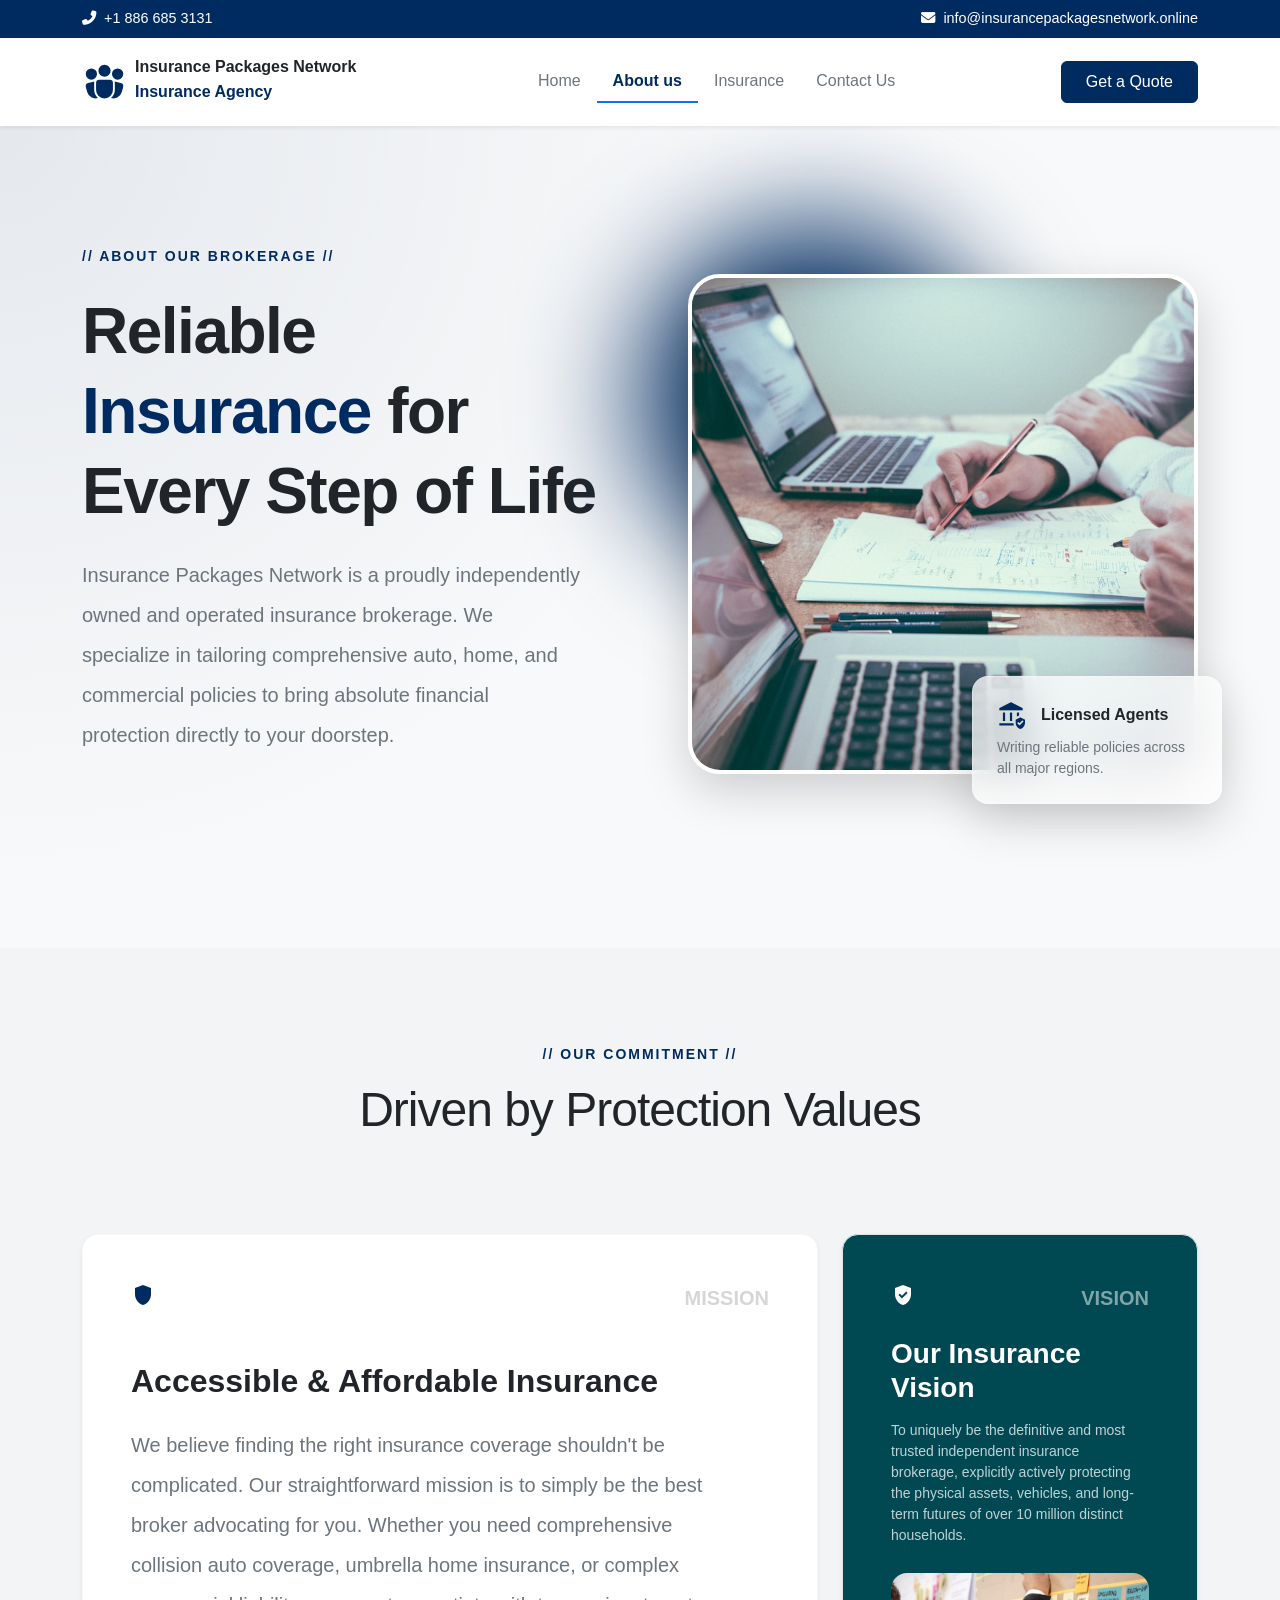
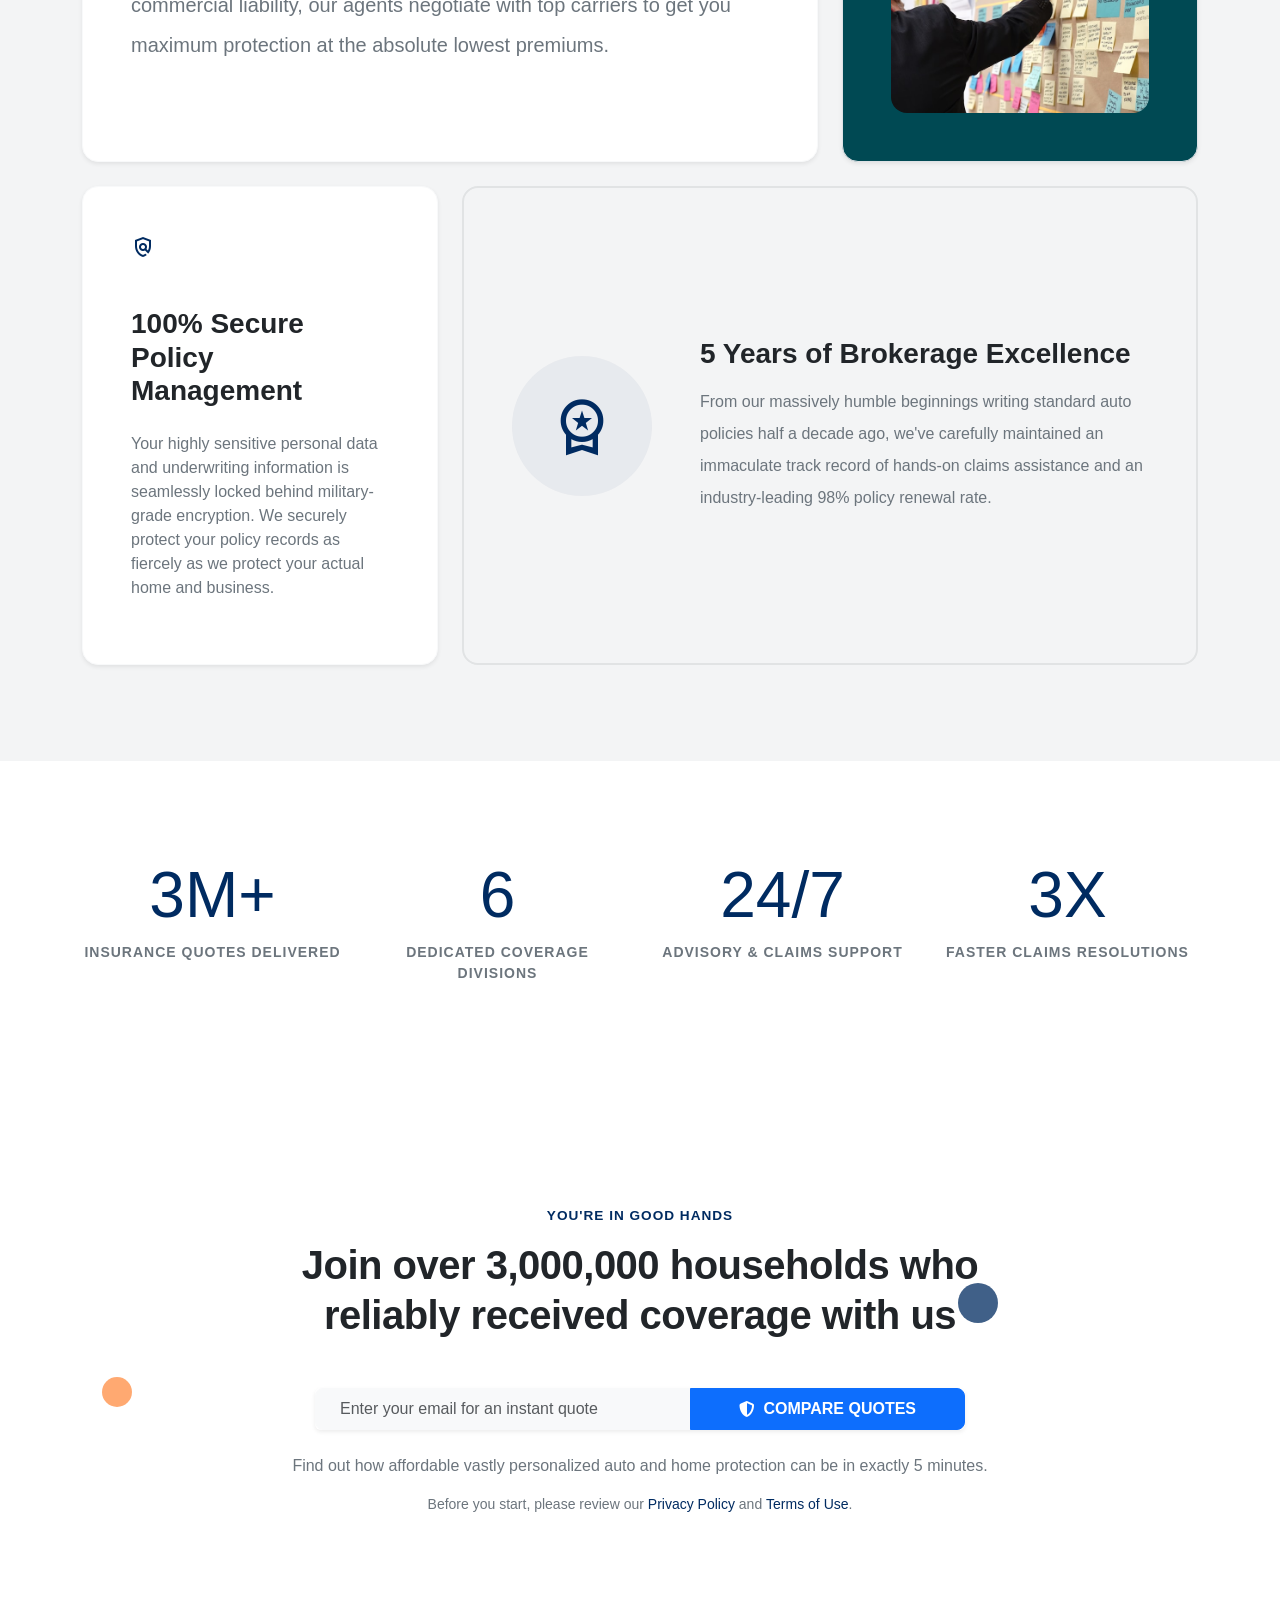
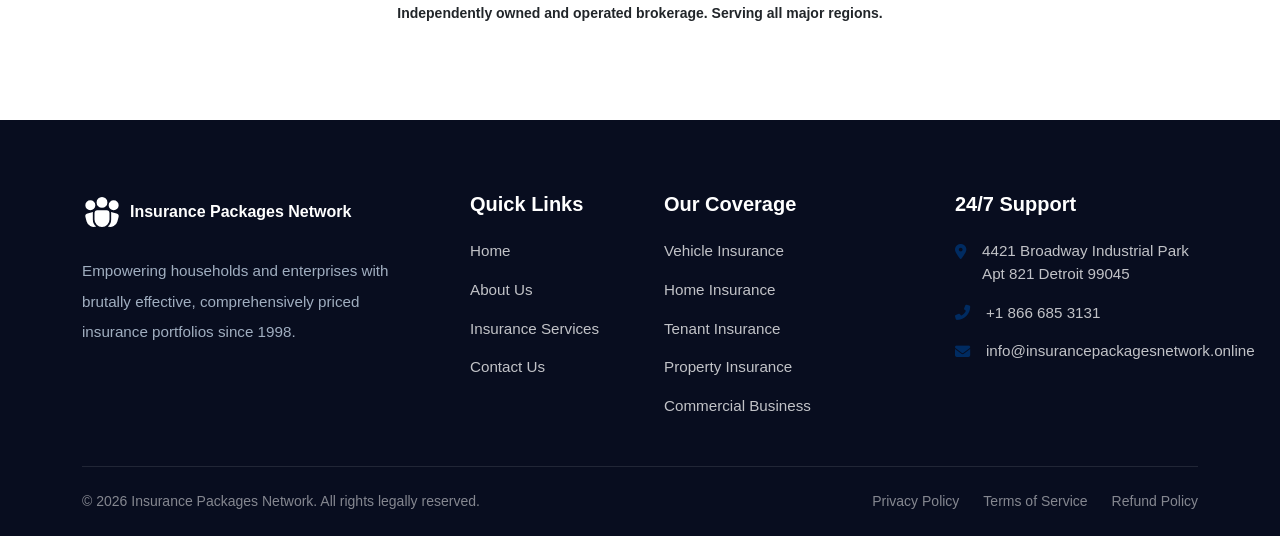
<file: about-us.html>
<!DOCTYPE html>
<html lang="en">

<head>
    <meta charset="UTF-8">
    <meta name="viewport" content="width=device-width, initial-scale=1.0">
    <title>About Us | Insurance Packages Network</title>
    <!-- Bootstrap CSS -->
    <link href="https://cdn.jsdelivr.net/npm/bootstrap@5.3.0/dist/css/bootstrap.min.css" rel="stylesheet">
    <link rel="stylesheet" href="https://cdnjs.cloudflare.com/ajax/libs/font-awesome/6.4.0/css/all.min.css">
    <link rel="icon" href="assets/images/img_001.svg" type="image/svg+xml">
    <link href="https://fonts.googleapis.com/css2?family=Material+Symbols+Outlined:wght,FILL@100..700,0..1&display=swap"
        rel="stylesheet">
    <!-- Custom CSS -->
    <link rel="stylesheet" href="style.css">
    <style>
        .material-symbols-outlined {
            font-variation-settings: 'FILL' 0, 'wght' 400, 'GRAD' 0, 'opsz' 24;
        }

        .glass-effect {
            backdrop-filter: blur(20px);
            background: rgba(255, 255, 255, 0.75);
            border: 1px solid rgba(255, 255, 255, 0.3);
        }

        .bento-hover {
            transition: transform 0.4s ease, box-shadow 0.4s ease;
        }

        .bento-hover:hover {
            transform: translateY(-8px);
            box-shadow: 0 1.5rem 3rem rgba(0, 0, 0, .1) !important;
            filter: brightness(1.02);
        }

        .bg-surface {
            background-color: #f8f9fa;
        }

        .text-primary-accent {
            color: #002b61;
        }

        .bg-primary-accent {
            background-color: #002b61;
        }

        .hero-gradient-overlay {
            background: radial-gradient(circle at 0% 0%, rgba(0, 43, 97, 0.08) 0%, transparent 50%);
        }

        .cta-gradient {
            background: linear-gradient(135deg, #002b61 0%, #004494 100%);
        }

        .ambient-bloom {
            box-shadow: 0 24px 48px -12px rgba(0, 43, 97, 0.15);
        }

        .team-img-wrapper {
            height: 350px;
            overflow: hidden;
            border-radius: 1.5rem;
        }

        .team-img-wrapper img {
            width: 100%;
            height: 100%;
            object-fit: cover;
            transition: transform 0.5s ease;
            filter: grayscale(15%);
        }

        .team-card:hover .team-img-wrapper img {
            transform: scale(1.05);
            filter: grayscale(0%);
        }
    </style>
</head>

<body class="bg-surface text-dark" style="font-family: 'Work Sans', sans-serif;">
    <!-- Topbar -->
    <div class="topbar position-relative z-3">
        <div class="container d-flex justify-content-between align-items-center py-2">
            <div class="contact-info text-white">
                <span class="me-4"><i class="fas fa-phone-alt me-2"></i>+1 886 685 3131</span>

            </div>
            <div class="social-icons">
                <span class="text-white"><i class="fas fa-envelope me-2 text-white"></i>info@insurancepackagesnetwork.online</span>
            </div>
        </div>
    </div>

    <!-- Navbar -->
    <nav class="navbar navbar-expand-lg bg-white sticky-top py-3 shadow-sm z-3">
        <div class="container">
            <a class="navbar-brand d-flex align-items-center" href="#">
                <!-- Logo Icon -->
                <div class="logo-icon me-2 position-relative">
                    <img src="assets/images/img_001.svg" width="45" height="45" alt="Logo">
                </div>
                <div>
                    <span class="fw-bold fs-6 fs-md-4 d-block lh-1 text-dark">Insurance Packages Network</span>
                    <span class="fs-6 logo-subtitle">Insurance Agency</span>
                </div>
            </a>
            <button class="navbar-toggler" type="button" data-bs-toggle="collapse" data-bs-target="#navbarNav">
                <span class="navbar-toggler-icon"></span>
            </button>
            <div class="collapse navbar-collapse" id="navbarNav">
                <ul class="navbar-nav mx-auto fw-medium">
                    <li class="nav-item px-2"><a class="nav-link text-secondary hover-primary transition-all"
                            href="index.html">Home</a></li>
                    <li class="nav-item px-2 border-bottom border-primary border-2"><a
                            class="nav-link text-primary-accent fw-bold" href="about-us.html">About us</a></li>
                    <li class="nav-item px-2"><a class="nav-link text-secondary hover-primary transition-all"
                            href="services.html">Insurance</a></li>

                    <li class="nav-item px-2"><a class="nav-link text-secondary hover-primary transition-all"
                            href="contact-us.html">Contact Us</a></li>
                </ul>
                <a href="tel:+18666853131" class="btn btn-primary btn-custom px-4 py-2 fw-medium">Get a Quote</a>
            </div>
        </div>
    </nav>

    <!-- Hero Section -->
    <header class="position-relative py-5 overflow-hidden border-bottom border-light">
        <div class="hero-gradient-overlay position-absolute w-100 h-100 top-0 start-0 z-0"></div>
        <div class="container py-lg-5 position-relative z-1 mb-md-5 mt-md-4">
            <div class="row g-5 align-items-center">
                <div class="col-lg-6">
                    <span class="small fw-bold text-primary-accent text-uppercase d-block mb-4"
                        style="letter-spacing: 2px;">// ABOUT OUR BROKERAGE //</span>
                    <h1 class="display-3 fw-bolder text-dark mb-4 lh-sm"
                        style="font-family: 'Manrope', sans-serif; letter-spacing: -1.5px;">
                        Reliable <span class="text-primary">Insurance</span> for Every Step of Life
                    </h1>
                    <p class="fs-5 text-secondary mb-5 lh-lg" style="max-width: 500px;">
                        Insurance Packages Network is a proudly independently owned and operated insurance brokerage. We
                        specialize in tailoring comprehensive auto, home, and commercial policies to bring absolute
                        financial protection directly to your doorstep.
                    </p>
                    
                </div>
                <!-- Interactive Image Layout -->
                <div class="col-lg-6 position-relative ps-lg-5">
                    <div class="position-absolute bg-primary rounded-circle blur-3xl opacity-10"
                        style="width: 350px; height: 350px; top: -50px; left: 0px; filter: blur(60px);"></div>
                    <div class="position-relative z-1 rounded-5 overflow-hidden ambient-bloom border border-4 border-white shadow-lg"
                        style="border-radius: 2rem !important; height: 500px;">
                        <img src="assets/images/img_002.jpg" alt="Insurance Packages Network insurance consultations"
                            class="w-100 h-100 object-fit-cover hover-scale" style="transition: transform 0.8s ease;">
                    </div>
                    <!-- Glass Badge -->
                    <div class="position-absolute glass-effect p-4 rounded-4 shadow-lg z-2"
                        style="max-width: 250px; bottom: -30px; right: 0;">
                        <div class="d-flex align-items-center gap-3 mb-2">
                            <span class="material-symbols-outlined text-primary fs-3"
                                style="font-variation-settings: 'FILL' 1;">assured_workload</span>
                            <span class="fw-bolder text-dark fs-6" style="font-family: 'Manrope', sans-serif;">Licensed
                                Agents</span>
                        </div>
                        <p class="text-secondary small mb-0 lh-base fw-medium">Writing reliable policies across all
                            major regions.</p>
                    </div>
                </div>
            </div>
        </div>
    </header>

    <!-- Mission & Vision Bento Wall -->
    <section class="py-5" style="background-color: #f3f4f5;">
        <div class="container py-lg-5">
            <div class="text-center mb-5 pb-4">
                <span class="small fw-bold tracking-widest text-primary text-uppercase mb-3 d-block"
                    style="letter-spacing: 2px;">// OUR COMMITMENT //</span>
                <h2 class="display-5 fw-black text-dark mb-4"
                    style="font-family: 'Manrope', sans-serif; letter-spacing: -1px;">Driven by Protection Values</h2>
            </div>

            <div class="row g-4">
                <!-- Large Wide Mission -->
                <div class="col-md-8">
                    <div
                        class="bg-white p-5 rounded-4 h-100 d-flex flex-column bento-hover shadow-sm border border-light">
                        <div class="d-flex justify-content-between align-items-start mb-5">
                            <span class="material-symbols-outlined display-4 text-primary"
                                style="font-variation-settings: 'FILL' 1;">shield</span>
                            <span class="fw-bolder text-muted opacity-25 fs-5">MISSION</span>
                        </div>
                        <h3 class="display-6 fw-bolder mb-4 text-dark fs-2 lh-sm"
                            style="font-family: 'Manrope', sans-serif;">Accessible & Affordable Insurance</h3>
                        <p class="fs-5 text-secondary lh-lg mb-5" style="max-width: 600px;">We believe finding the right
                            insurance coverage shouldn't be complicated. Our straightforward mission is to simply be the
                            best broker advocating for you. Whether you need comprehensive collision auto coverage,
                            umbrella home insurance, or complex commercial liability, our agents negotiate with top
                            carriers to get you maximum protection at the absolute lowest premiums.</p>
                    </div>
                </div>

                <!-- Vision Square -->
                <div class="col-md-4">
                    <div class="p-5 rounded-4 h-100 d-flex flex-column text-white bento-hover shadow-sm border border-opacity-10"
                        style="background-color: #004953;">
                        <div class="d-flex justify-content-between align-items-start mb-4">
                            <span class="material-symbols-outlined display-4 text-white"
                                style="font-variation-settings: 'FILL' 1;">gpp_good</span>
                            <span class="fw-bolder text-white opacity-50 fs-5">VISION</span>
                        </div>
                        <h3 class="fw-bolder mb-3 text-white fs-3" style="font-family: 'Manrope', sans-serif;">Our
                            Insurance Vision</h3>
                        <p class="text-white opacity-75 lh-base mb-4 small fw-medium">To uniquely be the definitive and
                            most trusted independent insurance brokerage, explicitly actively protecting the physical
                            assets, vehicles, and long-term futures of over 10 million distinct households.</p>
                        <div class="mt-auto overflow-hidden rounded-4 mt-3" style="height: 140px;">
                            <img src="assets/images/img_003.jpg" alt="Mountain summit vision"
                                class="w-100 h-100 object-fit-cover img-hover">
                        </div>
                    </div>
                </div>

                <!-- 100% Secure Block -->
                <div class="col-md-4">
                    <div
                        class="p-5 rounded-4 h-100 d-flex flex-column bento-hover shadow-sm bg-white border border-light">
                        <div class="d-flex justify-content-between align-items-start mb-5">
                            <span class="material-symbols-outlined display-4 text-primary">policy</span>
                        </div>
                        <div>
                            <h3 class="fw-bolder mb-4 text-dark fs-3" style="font-family: 'Manrope', sans-serif;">100%
                                Secure Policy Management</h3>
                            <p class="text-secondary lh-base fw-medium">Your highly sensitive personal data and
                                underwriting information is seamlessly locked behind military-grade encryption. We
                                securely protect your policy records as fiercely as we protect your actual home and
                                business.</p>
                        </div>
                    </div>
                </div>

                <!-- 5 Years Block -->
                <div class="col-md-8">
                    <div class="bg-transparent border border-2 p-5 rounded-4 h-100 d-flex align-items-center gap-5 bento-hover"
                        style="border-color: #e1e3e4 !important;">
                        <div class="d-none d-md-flex align-items-center justify-content-center rounded-circle flex-shrink-0"
                            style="width: 140px; height: 140px; background-color: rgba(0,43,97,0.05);">
                            <span class="material-symbols-outlined text-primary"
                                style="font-size: 4rem;">workspace_premium</span>
                        </div>
                        <div>
                            <h3 class="fw-bolder mb-3 text-dark fs-3" style="font-family: 'Manrope', sans-serif;">5
                                Years of Brokerage Excellence</h3>
                            <p class="text-secondary lh-lg mb-0 fw-medium">From our massively humble beginnings writing
                                standard auto policies half a decade ago, we've carefully maintained an immaculate track
                                record of hands-on claims assistance and an industry-leading 98% policy renewal rate.
                            </p>
                        </div>
                    </div>
                </div>
            </div>
        </div>
    </section>

    <!-- By The Numbers / Impact -->
    <section class="py-5 bg-white">
        <div class="container py-lg-5">
            <div class="row g-4 text-center">
                <div class="col-md-3 col-6">
                    <h2 class="display-3 fw-black text-primary-accent mb-2" style="font-family: 'Manrope', sans-serif;">
                        3M+</h2>
                    <p class="fw-bold text-secondary text-uppercase small" style="letter-spacing: 1px;">Insurance Quotes
                        Delivered</p>
                </div>
                <div class="col-md-3 col-6">
                    <h2 class="display-3 fw-black text-primary mb-2" style="font-family: 'Manrope', sans-serif;">6</h2>
                    <p class="fw-bold text-secondary text-uppercase small" style="letter-spacing: 1px;">Dedicated
                        Coverage Divisions</p>
                </div>
                <div class="col-md-3 col-6">
                    <h2 class="display-3 fw-black text-primary-accent mb-2" style="font-family: 'Manrope', sans-serif;">
                        24/7</h2>
                    <p class="fw-bold text-secondary text-uppercase small" style="letter-spacing: 1px;">Advisory &
                        Claims Support</p>
                </div>
                <div class="col-md-3 col-6">
                    <h2 class="display-3 fw-black text-primary mb-2" style="font-family: 'Manrope', sans-serif;">3X</h2>
                    <p class="fw-bold text-secondary text-uppercase small" style="letter-spacing: 1px;">Faster Claims
                        Resolutions</p>
                </div>
            </div>
        </div>
    </section>

    

    <!-- Final CTA Section (Like index) -->
    <section class="cta-section position-relative overflow-hidden bg-white py-5">
        <div class="floating-elements position-absolute top-0 start-0 w-100 h-100 z-0 opacity-75">
            <span class="position-absolute rounded-circle float-dot"
                style="width: 30px; height: 30px; background-color: #ff8c42; top: 45%; left: 8%; animation: float 6s infinite ease-in-out;"></span>
            <span class="position-absolute rounded-circle float-dot"
                style="width: 40px; height: 40px; background-color: #002b61; top: 30%; right: 22%; animation: float 5s infinite ease-in-out reverse;"></span>
        </div>

        <div class="container position-relative z-1 py-5 text-center mt-3" style="max-width: 850px;">
            <h6 class="text-primary fw-bold text-uppercase mb-3" style="letter-spacing: 1px; font-size: 0.85rem;">You're
                in good hands</h6>
            <h2 class="display-6 fw-bold text-dark mb-5 lh-sm px-md-4" style="letter-spacing: -0.5px;">Join over
                3,000,000 households who reliably received coverage with us</h2>

            <div class="input-group input-group-lg mb-4 shadow-sm mx-auto cta-input-group" style="max-width: 650px;">
                <input type="text" class="form-control border-light bg-light px-4 fs-6"
                    placeholder="Enter your email for an instant quote" aria-label="Email address">
                <button
                    class="btn btn-primary fw-bold text-uppercase px-4 px-md-5 fs-6 d-flex align-items-center justify-content-center"
                    type="button">
                    <i class="fas fa-shield-alt me-2"></i> Compare Quotes
                </button>
            </div>

            <p class="mb-3 fw-medium text-secondary">Find out how affordable vastly personalized auto and home
                protection can be in exactly 5 minutes.</p>
            <p class="small text-secondary mb-5 pb-4">Before you start, please review our <a href="privacy-policy.html"
                    class="text-primary text-decoration-none fw-medium">Privacy Policy</a> and <a
                    href="terms-of-service.html" class="text-primary text-decoration-none fw-medium">Terms of Use</a>.
            </p>

            <div class="mt-5 pt-3">
                <p class="small text-dark fw-bold mb-0">Independently owned and operated brokerage. Serving all major
                    regions.</p>
            </div>
        </div>
    </section>

    <!-- Main Footer -->
    <footer class="pt-5 pb-4 mt-auto"
        style="background-color: #080d1f; color: #a0aec0; font-family: 'Work Sans', sans-serif;">
        <div class="container pt-4">
            <div class="row g-5 mb-5">
                <!-- Brand Info -->
                <div class="col-lg-4 pe-lg-5">
                    <a class="d-flex align-items-center mb-4 text-decoration-none" href="index.html">
                        <div class="logo-icon me-2 position-relative">
                            <img src="assets/images/img_001.svg" width="40" height="40" alt="Logo"
                                style="filter: brightness(0) invert(1);">
                        </div>
                        <div>
                            <span class="fw-bold fs-6 fs-md-4 d-block lh-1 text-white"
                                style="font-family: 'Manrope', sans-serif;">Insurance Packages Network</span>

                        </div>
                    </a>
                    <p class="mb-4 lh-lg" style="font-size: 0.95rem;">Empowering households and enterprises with
                        brutally effective, comprehensively priced insurance portfolios since 1998.</p>

                </div>

                <!-- Quick Links -->
                <div class="col-lg-2 col-md-4">
                    <h5 class="text-white fw-bold mb-4" style="font-family: 'Manrope', sans-serif;">Quick Links</h5>
                    <ul class="list-unstyled mb-0 d-flex flex-column gap-3" style="font-size: 0.95rem;">
                        <li><a href="index.html"
                                class="text-decoration-none text-white opacity-75 hover-primary transition-all">Home</a>
                        </li>
                        <li><a href="about-us.html"
                                class="text-decoration-none text-white opacity-75 hover-primary transition-all">About
                                Us</a></li>
                        <li><a href="services.html"
                                class="text-decoration-none text-white opacity-75 hover-primary transition-all">Insurance
                                Services</a></li>

                        <li><a href="contact-us.html"
                                class="text-decoration-none text-white opacity-75 hover-primary transition-all">Contact
                                Us</a></li>
                    </ul>
                </div>

                <!-- Services -->
                <div class="col-lg-3 col-md-4">
                    <h5 class="text-white fw-bold mb-4" style="font-family: 'Manrope', sans-serif;">Our Coverage</h5>
                    <ul class="list-unstyled mb-0 d-flex flex-column gap-3" style="font-size: 0.95rem;">
                        <li><a href="services.html#vehicle"
                                class="text-decoration-none text-white opacity-75 hover-primary transition-all">Vehicle
                                Insurance</a></li>
                        <li><a href="services.html#home"
                                class="text-decoration-none text-white opacity-75 hover-primary transition-all">Home
                                Insurance</a></li>
                        <li><a href="services.html#tenant"
                                class="text-decoration-none text-white opacity-75 hover-primary transition-all">Tenant
                                Insurance</a></li>
                        <li><a href="services.html#property"
                                class="text-decoration-none text-white opacity-75 hover-primary transition-all">Property
                                Insurance</a></li>
                        <li><a href="services.html#business"
                                class="text-decoration-none text-white opacity-75 hover-primary transition-all">Commercial
                                Business</a></li>
                    </ul>
                </div>

                <!-- Contact -->
                <div class="col-lg-3 col-md-4">
                    <h5 class="text-white fw-bold mb-4" style="font-family: 'Manrope', sans-serif;">24/7 Support</h5>
                    <ul class="list-unstyled mb-0 d-flex flex-column gap-3" style="font-size: 0.95rem;">
                        <li class="d-flex align-items-start gap-3">
                            <i class="fas fa-map-marker-alt text-primary mt-1"></i>
                            <span class="text-white opacity-75">4421 Broadway Industrial Park<br>Apt 821 Detroit
                                99045</span>
                        </li>
                        <li class="d-flex align-items-center gap-3">
                            <i class="fas fa-phone-alt text-primary"></i>
                            <a href="tel:+18666853131"
                                class="text-decoration-none text-white opacity-75 hover-primary transition-all">+1 866 685 3131</a>
                        </li>
                        <li class="d-flex align-items-center gap-3">
                            <i class="fas fa-envelope text-primary"></i>
                            <a href="mailto:info@insurancepackagesnetwork.online"
                                class="text-decoration-none text-white opacity-75 hover-primary transition-all">info@insurancepackagesnetwork.online</a>
                        </li>
                    </ul>
                </div>
            </div>

            <!-- Bottom Bar -->
            <div
                class="border-top border-white border-opacity-10 pt-4 d-flex flex-column flex-md-row justify-content-between align-items-center gap-3">
                <p class="mb-0 text-white opacity-50 small">&copy; 2026 Insurance Packages Network. All rights legally
                    reserved.</p>
                <div class="d-flex gap-4 small">
                    <a href="privacy-policy.html"
                        class="text-decoration-none text-white opacity-50 hover-primary transition-all">Privacy
                        Policy</a>
                    <a href="terms-of-service.html"
                        class="text-decoration-none text-white opacity-50 hover-primary transition-all">Terms of
                        Service</a>
                    <a href="refund-policy.html"
                        class="text-decoration-none text-white opacity-50 hover-primary transition-all">Refund
                        Policy</a>

                </div>
            </div>
        </div>
    </footer>

    <!-- Bootstrap JS -->
    <script src="https://cdn.jsdelivr.net/npm/bootstrap@5.3.0/dist/js/bootstrap.bundle.min.js"></script>
</body>

</html>
</file>
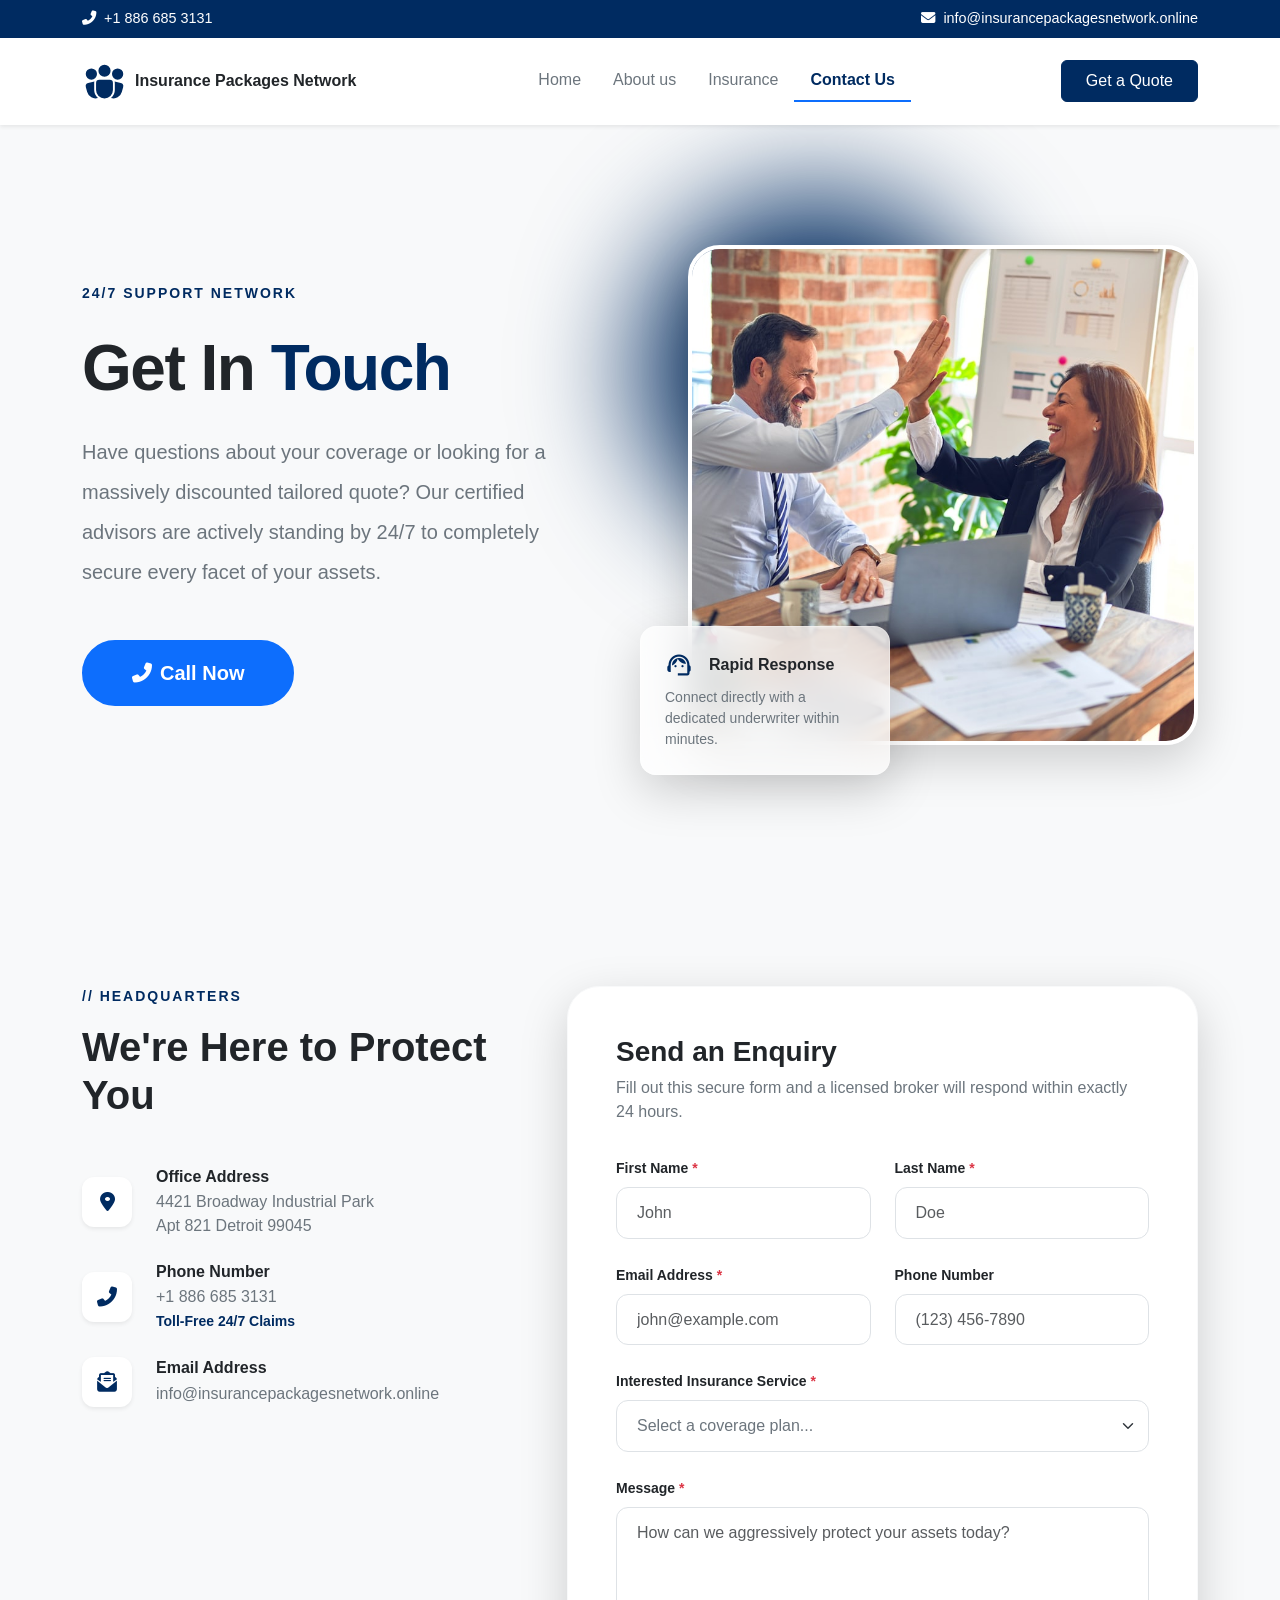
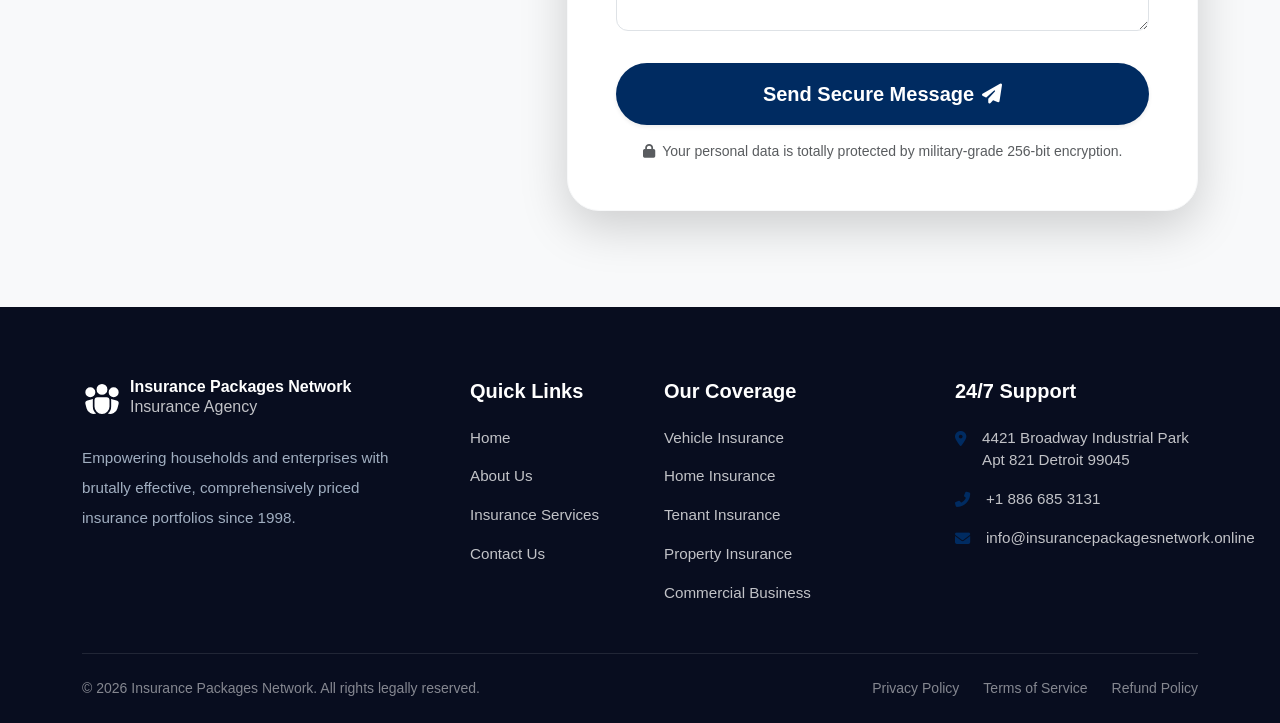
<file: contact-us.html>
<!DOCTYPE html>
<html lang="en">
<head>
    <meta charset="UTF-8">
    <meta name="viewport" content="width=device-width, initial-scale=1.0">
    <title>Contact Us | Insurance Packages Network</title>
    <!-- Bootstrap CSS -->
    <link href="https://cdn.jsdelivr.net/npm/bootstrap@5.3.0/dist/css/bootstrap.min.css" rel="stylesheet">
    <link rel="stylesheet" href="https://cdnjs.cloudflare.com/ajax/libs/font-awesome/6.4.0/css/all.min.css">
    <link rel="icon" href="assets/images/img_001.svg" type="image/svg+xml">
    <link href="https://fonts.googleapis.com/css2?family=Material+Symbols+Outlined:wght,FILL@100..700,0..1&display=swap" rel="stylesheet">
    <!-- Custom CSS -->
    <link rel="stylesheet" href="style.css">
    <style>
        .material-symbols-outlined { font-variation-settings: 'FILL' 0, 'wght' 400, 'GRAD' 0, 'opsz' 24; }
        .glass-effect { backdrop-filter: blur(20px); background: rgba(255, 255, 255, 0.75); border: 1px solid rgba(255, 255, 255, 0.3); }
        .bg-surface { background-color: #f8f9fa; }
        .text-primary-accent { color: #002b61; }
        .bg-primary-accent { background-color: #002b61; }
        .form-control, .form-select { border-radius: 0.75rem; padding: 0.8rem 1.25rem; border: 1px solid #dee2e6; }
        .form-control:focus, .form-select:focus { box-shadow: 0 0 0 0.25rem rgba(0, 43, 97, 0.15); border-color: #002b61; }
        .contact-icon-box { width: 50px; height: 50px; display: flex; align-items: center; justify-content: center; border-radius: 12px; }
    </style>
</head>
<body class="bg-surface text-dark" style="font-family: 'Work Sans', sans-serif;">
    <!-- Topbar -->
    <div class="topbar position-relative z-3">
        <div class="container d-flex justify-content-between align-items-center py-2">
            <div class="contact-info text-white">
                <span class="me-4"><i class="fas fa-phone-alt me-2"></i>+1 886 685 3131</span>
                
            </div>
            <div class="social-icons">
                <span class="text-white"><i class="fas fa-envelope me-2 text-white"></i>info@insurancepackagesnetwork.online</span>
            </div>
        </div>
    </div>

    <!-- Navbar -->
    <nav class="navbar navbar-expand-lg bg-white sticky-top py-3 shadow-sm z-3">
        <div class="container">
            <a class="navbar-brand d-flex align-items-center" href="#">
                <!-- Logo Icon -->
                <div class="logo-icon me-2 position-relative">
                    <img src="assets/images/img_001.svg"
                        width="45" height="45" alt="Logo">
                </div>
                <div>
                    <span class="fw-bold fs-6 fs-md-4 d-block lh-1 text-dark">Insurance Packages Network</span>
          
                </div>
            </a>
            <button class="navbar-toggler" type="button" data-bs-toggle="collapse" data-bs-target="#navbarNav">
                <span class="navbar-toggler-icon"></span>
            </button>
            <div class="collapse navbar-collapse" id="navbarNav">
                <ul class="navbar-nav mx-auto fw-medium">
                    <li class="nav-item px-2"><a class="nav-link text-secondary hover-primary transition-all" href="index.html">Home</a></li>
                    <li class="nav-item px-2"><a class="nav-link text-secondary hover-primary transition-all" href="about-us.html">About us</a></li>
                    <li class="nav-item px-2"><a class="nav-link text-secondary hover-primary transition-all" href="services.html">Insurance</a></li>
              
                    <li class="nav-item px-2 border-bottom border-primary border-2"><a class="nav-link text-primary-accent fw-bold" href="contact-us.html">Contact Us</a></li>
                </ul>
                <a href="tel+18666853131" class="btn btn-primary btn-custom px-4 py-2 fw-medium">Get a Quote</a>
            </div>
        </div>
    </nav>

    <!-- Contact Hero Section -->
    <header class="position-relative py-5 overflow-hidden border-bottom border-light">
        <div class="hero-gradient-overlay position-absolute w-100 h-100 top-0 start-0 z-0"></div>
        <div class="container py-lg-5 position-relative z-1 mb-md-5 mt-md-4">
            <div class="row g-5 align-items-center">
                <div class="col-lg-6">
                    <span class="small fw-bold text-primary-accent text-uppercase d-block mb-4" style="letter-spacing: 2px;">24/7 SUPPORT NETWORK</span>
                    <h1 class="display-3 fw-bolder text-dark mb-4 lh-sm" style="font-family: 'Manrope', sans-serif; letter-spacing: -1.5px;">
                        Get In <span class="text-primary">Touch</span>
                    </h1>
                    <p class="fs-5 text-secondary mb-5 lh-lg" style="max-width: 500px;">
                        Have questions about your coverage or looking for a massively discounted tailored quote? Our certified advisors are actively standing by 24/7 to completely secure every facet of your assets.
                    </p>
                    <div class="d-flex gap-3 flex-wrap">
                        <a href="tel:+18866853131" class="btn btn-primary border-2 btn-lg rounded-pill px-5 py-3 fw-bold hover-scale d-flex align-items-center gap-2"><i class="fas fa-phone-alt fs-5"></i> Call Now</a>
                    </div>
                </div>
                <!-- Interactive Image Layout -->
                <div class="col-lg-6 position-relative ps-lg-5 d-none d-lg-block">
                    <div class="position-absolute bg-primary rounded-circle blur-3xl opacity-10" style="width: 350px; height: 350px; top: -50px; left: 0px; filter: blur(60px);"></div>
                    <div class="position-relative z-1 rounded-5 overflow-hidden ambient-bloom border border-4 border-white shadow-lg" style="border-radius: 2rem !important; height: 500px;">
                        <img src="assets/images/img_001.jpg" alt="Insurance Packages Network support discussion" class="w-100 h-100 object-fit-cover hover-scale" style="transition: transform 0.8s ease;">
                    </div>
                    <!-- Glass Badge -->
                    <div class="position-absolute glass-effect p-4 rounded-4 shadow-lg z-2" style="max-width: 250px; bottom: -30px; left: 0px;">
                        <div class="d-flex align-items-center gap-3 mb-2">
                            <span class="material-symbols-outlined text-primary fs-3" style="font-variation-settings: 'FILL' 1;">support_agent</span>
                            <span class="fw-bolder text-dark fs-6" style="font-family: 'Manrope', sans-serif;">Rapid Response</span>
                        </div>
                        <p class="text-secondary small mb-0 lh-base fw-medium">Connect directly with a dedicated underwriter within minutes.</p>
                    </div>
                </div>
            </div>
        </div>
    </header>

    <!-- Main Contact Area -->
    <section class="py-5 overflow-hidden position-relative">
        <div class="container py-5 position-relative z-1">
            <div class="row g-5">
                
                <!-- Left: Contact Details -->
                <div class="col-lg-5">
                    <div class="pe-lg-4">
                        <span class="small fw-bold text-primary-accent text-uppercase d-block mb-3" style="letter-spacing: 2px;">// HEADQUARTERS</span>
                        <h2 class="display-6 fw-bold text-dark mb-5" style="font-family: 'Manrope', sans-serif;">We're Here to Protect You</h2>
                        
                        <!-- Detail Items -->
                        <div class="d-flex align-items-center gap-4 mb-4">
                            <div class="contact-icon-box bg-white shadow-sm text-primary flex-shrink-0">
                                <i class="fas fa-map-marker-alt fs-5"></i>
                            </div>
                            <div>
                                <h5 class="fw-bold mb-1 text-dark fs-6">Office Address</h5>
                                <p class="text-secondary mb-0">4421 Broadway Industrial Park<br>Apt 821 Detroit 99045</p>
                            </div>
                        </div>

                        <div class="d-flex align-items-center gap-4 mb-4">
                            <div class="contact-icon-box bg-white shadow-sm text-primary flex-shrink-0">
                                <i class="fas fa-phone-alt fs-5"></i>
                            </div>
                            <div>
                                <h5 class="fw-bold mb-1 text-dark fs-6">Phone Number</h5>
                                <p class="text-secondary mb-0">+1 886 685 3131<br><span class="small fw-bold text-primary">Toll-Free 24/7 Claims</span></p>
                            </div>
                        </div>

                        <div class="d-flex align-items-center gap-4 mb-5">
                            <div class="contact-icon-box bg-white shadow-sm text-primary flex-shrink-0">
                                <i class="fas fa-envelope-open-text fs-5"></i>
                            </div>
                            <div>
                                <h5 class="fw-bold mb-1 text-dark fs-6">Email Address</h5>
                                <p class="text-secondary mb-0">info@insurancepackagesnetwork.online</p>
                            </div>
                        </div>
                        
                        
                    </div>
                </div>

                <!-- Right: Enquiry Form -->
                <div class="col-lg-7" id="enquiry-form">
                    <div class="bg-white p-5 rounded-5 shadow-lg border border-light position-relative">
                        <h3 class="fw-bold text-dark mb-2" style="font-family: 'Manrope', sans-serif;">Send an Enquiry</h3>
                        <p class="text-secondary mb-4 pb-2">Fill out this secure form and a licensed broker will respond within exactly 24 hours.</p>
                        
                        <form action="thank-you.html" method="GET">
                            <div class="row g-4">
                                <!-- First & Last Name -->
                                <div class="col-md-6">
                                    <label class="form-label fw-bold small text-dark">First Name <span class="text-danger">*</span></label>
                                    <input type="text" class="form-control" name="first_name" placeholder="John" required>
                                </div>
                                <div class="col-md-6">
                                    <label class="form-label fw-bold small text-dark">Last Name <span class="text-danger">*</span></label>
                                    <input type="text" class="form-control" name="last_name" placeholder="Doe" required>
                                </div>
                                
                                <!-- Email & Phone -->
                                <div class="col-md-6">
                                    <label class="form-label fw-bold small text-dark">Email Address <span class="text-danger">*</span></label>
                                    <input type="email" class="form-control" name="email" placeholder="john@example.com" required>
                                </div>
                                <div class="col-md-6">
                                    <label class="form-label fw-bold small text-dark">Phone Number</label>
                                    <input type="tel" class="form-control" name="phone" placeholder="(123) 456-7890">
                                </div>
                                
                                <!-- Service Select -->
                                <div class="col-12">
                                    <label class="form-label fw-bold small text-dark">Interested Insurance Service <span class="text-danger">*</span></label>
                                    <select class="form-select text-secondary" name="service" required>
                                        <option value="" selected disabled>Select a coverage plan...</option>
                                        <option value="Vehicle">Vehicle Insurance</option>
                                        <option value="Home">Home Insurance</option>
                                        <option value="Tenant">Tenant Insurance</option>
                                        <option value="Property">Property Insurance Insurance</option>
                                        <option value="Business">Commercial Business Insurance</option>
                                        <option value="Travel">Travel Insurance</option>
                                        <option value="Other">Other / General Enquiry</option>
                                    </select>
                                </div>

                                <!-- Textarea -->
                                <div class="col-12">
                                    <label class="form-label fw-bold small text-dark">Message <span class="text-danger">*</span></label>
                                    <textarea class="form-control" name="message" rows="4" placeholder="How can we aggressively protect your assets today?" required></textarea>
                                </div>
                                
                                <!-- Submit Button -->
                                <div class="col-12 mt-4 pt-2">
                                    <button type="submit" class="btn btn-primary bg-primary-accent border-0 w-100 py-3 rounded-pill fw-bold fs-5 shadow-sm hover-scale d-flex align-items-center justify-content-center gap-2">
                                        Send Secure Message <i class="fas fa-paper-plane"></i>
                                    </button>
                                </div>
                                <div class="col-12 text-center mt-3">
                                    <p class="small text-muted mb-0"><i class="fas fa-lock me-1"></i> Your personal data is totally protected by military-grade 256-bit encryption.</p>
                                </div>
                            </div>
                        </form>
                    </div>
                </div>

            </div>
        </div>
    </section>

    <!-- Main Footer -->
    <footer class="pt-5 pb-4 mt-auto" style="background-color: #080d1f; color: #a0aec0; font-family: 'Work Sans', sans-serif;">
        <div class="container pt-4">
            <div class="row g-5 mb-5">
                <!-- Brand Info -->
                <div class="col-lg-4 pe-lg-5">
                    <a class="d-flex align-items-center mb-4 text-decoration-none" href="index.html">
                        <div class="logo-icon me-2 position-relative">
                            <img src="assets/images/img_001.svg" width="40" height="40" alt="Logo" style="filter: brightness(0) invert(1);">
                        </div>
                        <div>
                            <span class="fw-bold fs-6 fs-md-4 d-block lh-1 text-white" style="font-family: 'Manrope', sans-serif;">Insurance Packages Network</span>
                            <span class="fs-6 text-white opacity-75 fw-medium">Insurance Agency</span>
                        </div>
                    </a>
                    <p class="mb-4 lh-lg" style="font-size: 0.95rem;">Empowering households and enterprises with brutally effective, comprehensively priced insurance portfolios since 1998.</p>
                    
                </div>
                
                <!-- Quick Links -->
                <div class="col-lg-2 col-md-4">
                    <h5 class="text-white fw-bold mb-4" style="font-family: 'Manrope', sans-serif;">Quick Links</h5>
                    <ul class="list-unstyled mb-0 d-flex flex-column gap-3" style="font-size: 0.95rem;">
                        <li><a href="index.html" class="text-decoration-none text-white opacity-75 hover-primary transition-all">Home</a></li>
                        <li><a href="about-us.html" class="text-decoration-none text-white opacity-75 hover-primary transition-all">About Us</a></li>
                        <li><a href="services.html" class="text-decoration-none text-white opacity-75 hover-primary transition-all">Insurance Services</a></li>
         
                        <li><a href="contact-us.html" class="text-decoration-none text-white opacity-75 hover-primary transition-all">Contact Us</a></li>
                    </ul>
                </div>

                <!-- Services -->
                <div class="col-lg-3 col-md-4">
                    <h5 class="text-white fw-bold mb-4" style="font-family: 'Manrope', sans-serif;">Our Coverage</h5>
                    <ul class="list-unstyled mb-0 d-flex flex-column gap-3" style="font-size: 0.95rem;">
                        <li><a href="services.html#vehicle" class="text-decoration-none text-white opacity-75 hover-primary transition-all">Vehicle Insurance</a></li>
                        <li><a href="services.html#home" class="text-decoration-none text-white opacity-75 hover-primary transition-all">Home Insurance</a></li>
                        <li><a href="services.html#tenant" class="text-decoration-none text-white opacity-75 hover-primary transition-all">Tenant Insurance</a></li>
                        <li><a href="services.html#property" class="text-decoration-none text-white opacity-75 hover-primary transition-all">Property Insurance</a></li>
                        <li><a href="services.html#business" class="text-decoration-none text-white opacity-75 hover-primary transition-all">Commercial Business</a></li>
                    </ul>
                </div>

                <!-- Contact -->
                <div class="col-lg-3 col-md-4">
                    <h5 class="text-white fw-bold mb-4" style="font-family: 'Manrope', sans-serif;">24/7 Support</h5>
                    <ul class="list-unstyled mb-0 d-flex flex-column gap-3" style="font-size: 0.95rem;">
                        <li class="d-flex align-items-start gap-3">
                            <i class="fas fa-map-marker-alt text-primary mt-1"></i>
                            <span class="text-white opacity-75">4421 Broadway Industrial Park<br>Apt 821 Detroit 99045</span>
                        </li>
                        <li class="d-flex align-items-center gap-3">
                            <i class="fas fa-phone-alt text-primary"></i>
                            <a href="tel:+18866853131" class="text-decoration-none text-white opacity-75 hover-primary transition-all">+1 886 685 3131</a>
                        </li>
                        <li class="d-flex align-items-center gap-3">
                            <i class="fas fa-envelope text-primary"></i>
                            <a href="mailto:info@insurancepackagesnetwork.online" class="text-decoration-none text-white opacity-75 hover-primary transition-all">info@insurancepackagesnetwork.online</a>
                        </li>
                    </ul>
                </div>
            </div>

            <!-- Bottom Bar -->
            <div class="border-top border-white border-opacity-10 pt-4 d-flex flex-column flex-md-row justify-content-between align-items-center gap-3">
                <p class="mb-0 text-white opacity-50 small">&copy; 2026 Insurance Packages Network. All rights legally reserved.</p>
                <div class="d-flex gap-4 small">
                    <a href="privacy-policy.html" class="text-decoration-none text-white opacity-50 hover-primary transition-all">Privacy Policy</a>
                    <a href="terms-of-service.html" class="text-decoration-none text-white opacity-50 hover-primary transition-all">Terms of Service</a>
                                        <a href="refund-policy.html" class="text-decoration-none text-white opacity-50 hover-primary transition-all">Refund Policy</a>

                </div>
            </div>
        </div>
    </footer>

    <!-- Bootstrap JS -->
    <script src="https://cdn.jsdelivr.net/npm/bootstrap@5.3.0/dist/js/bootstrap.bundle.min.js"></script>
</body>
</html>
</file>
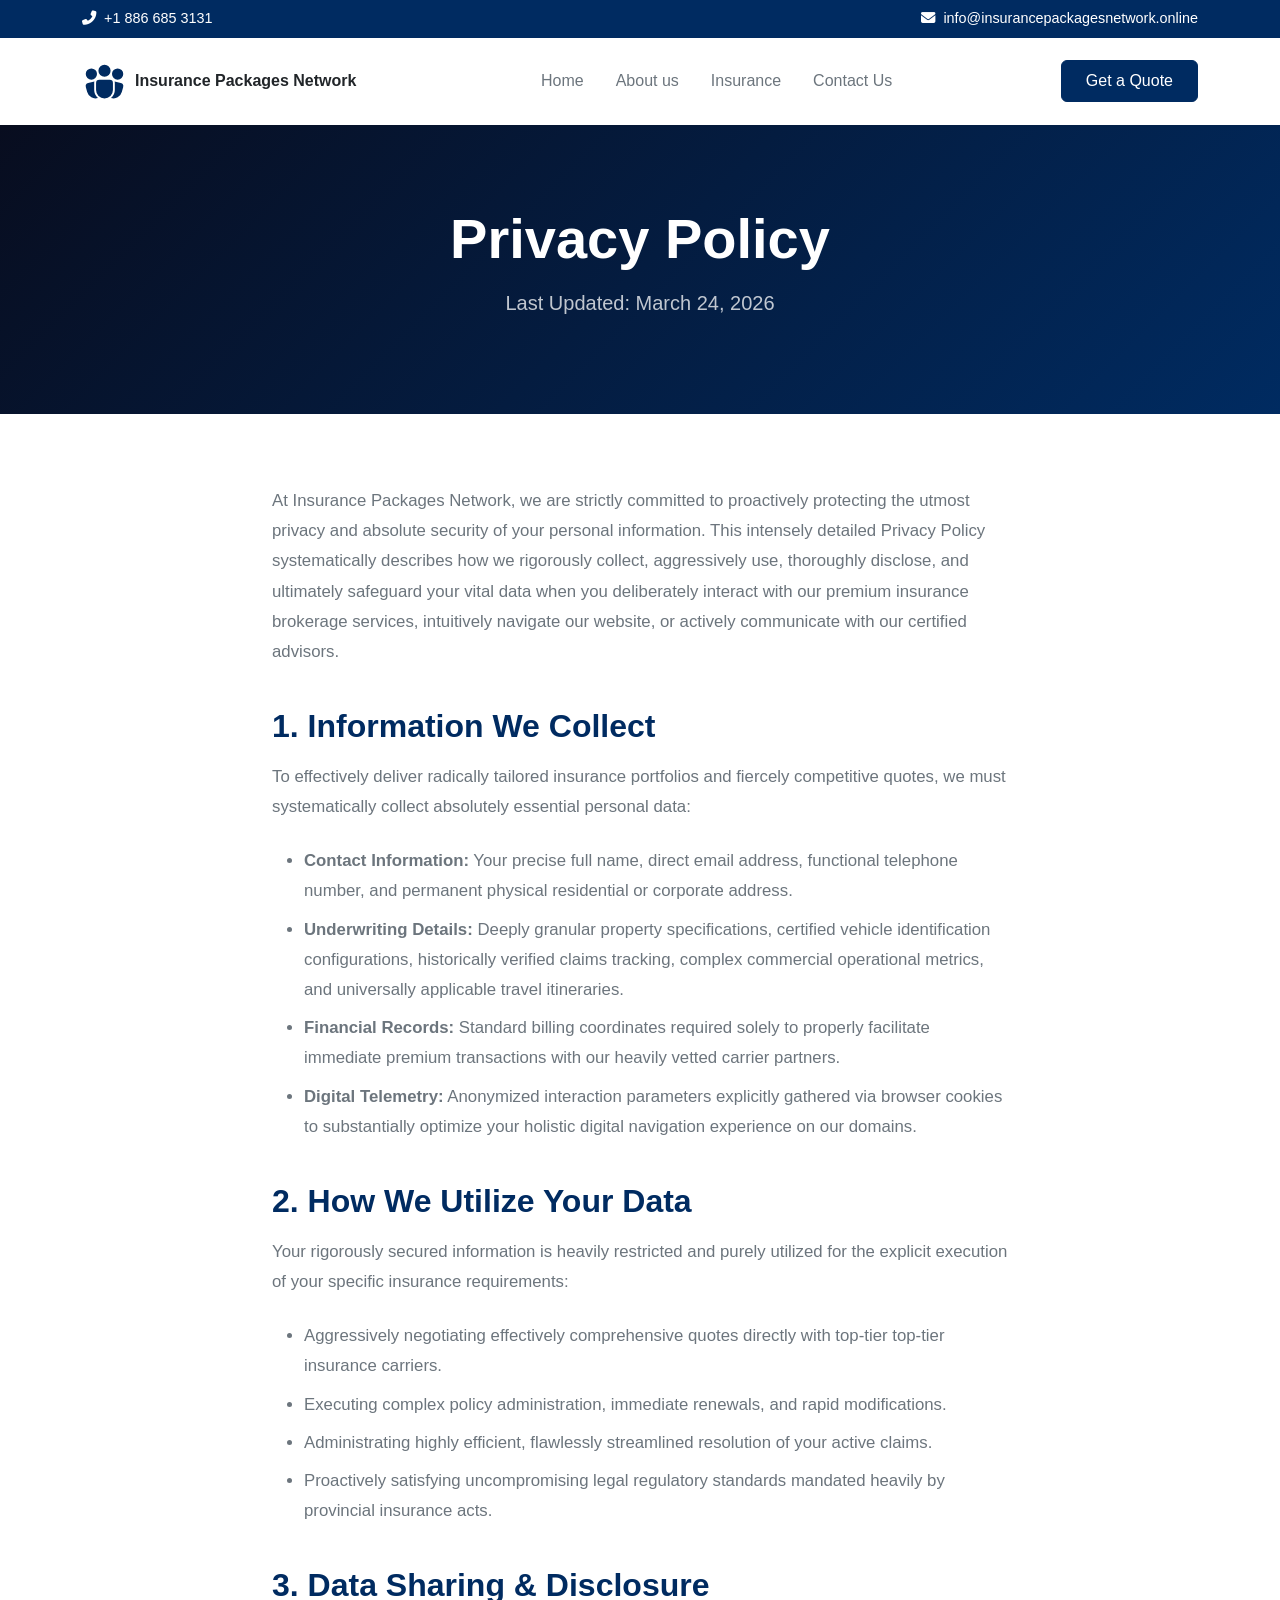
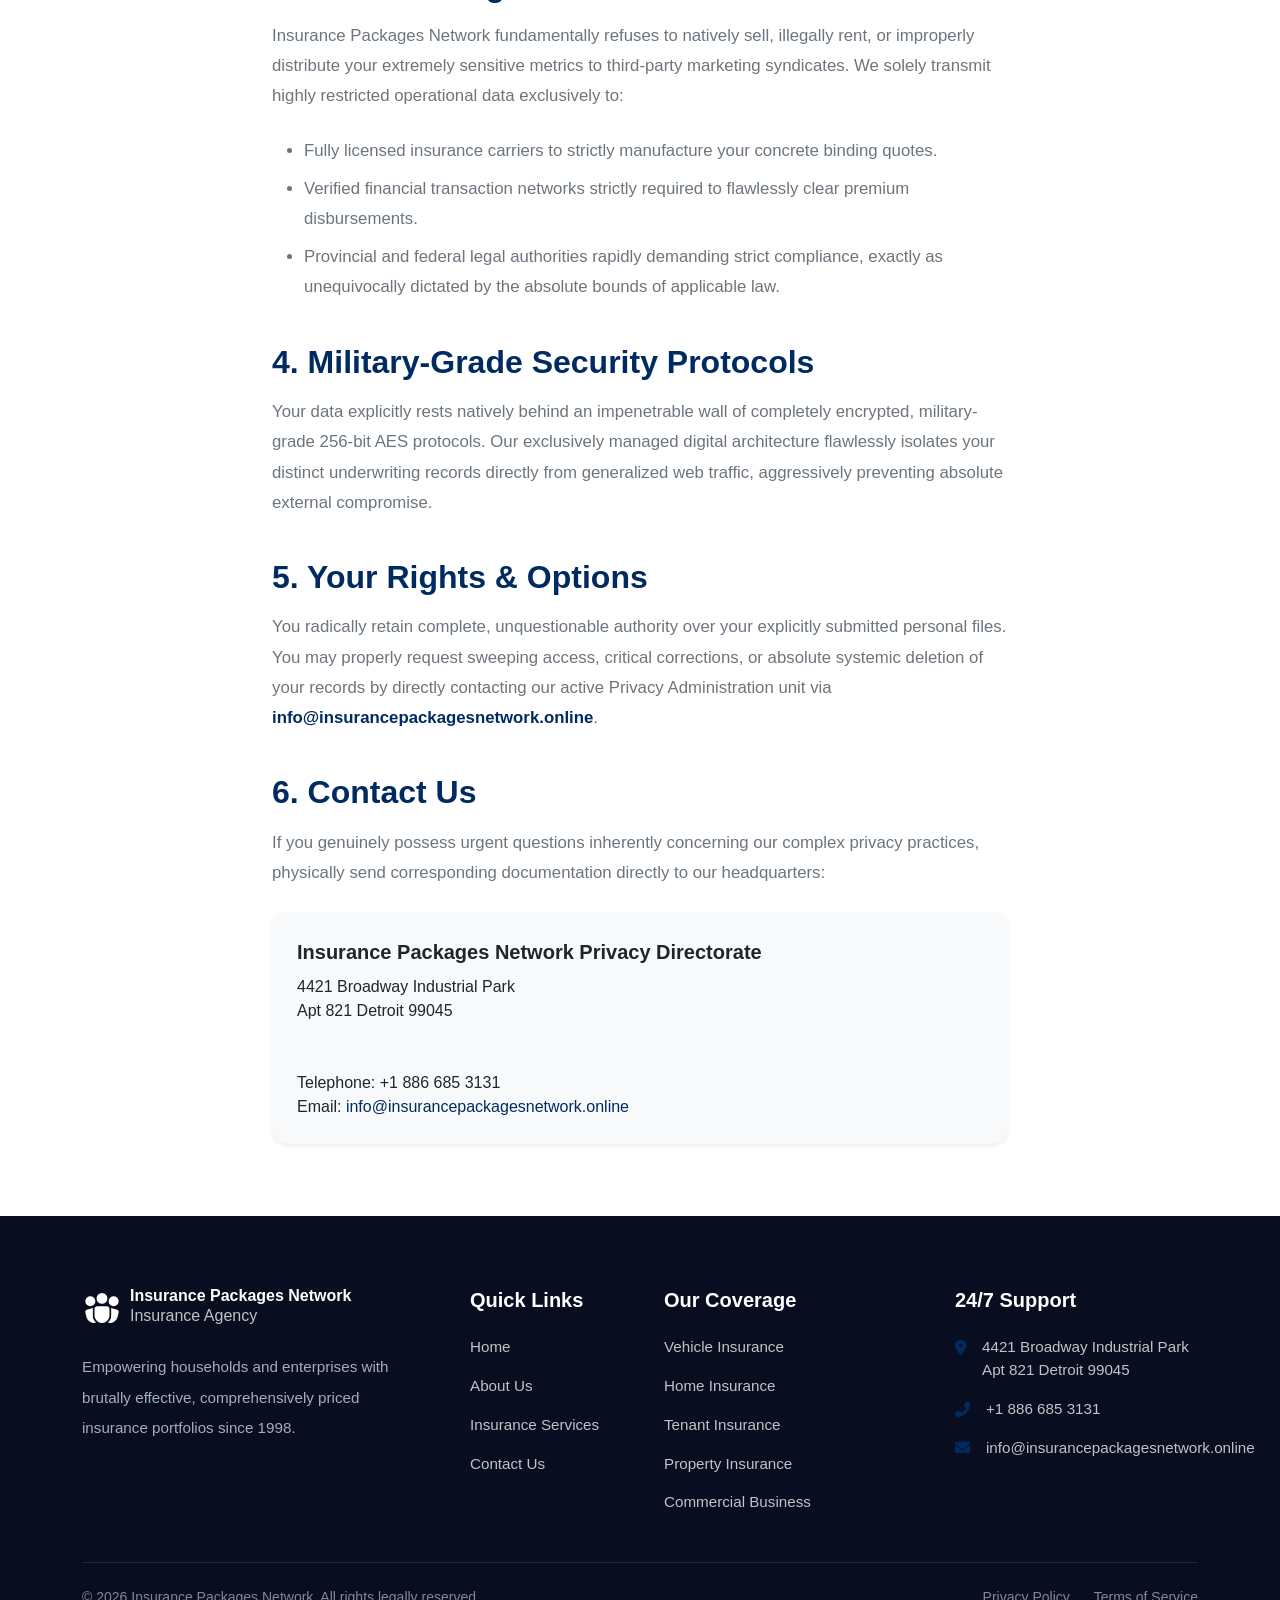
<file: privacy-policy.html>
<!DOCTYPE html>
<html lang="en">
<head>
    <meta charset="UTF-8">
    <meta name="viewport" content="width=device-width, initial-scale=1.0">
    <title>Privacy Policy | Insurance Packages Network</title>
    <!-- Bootstrap CSS -->
    <link href="https://cdn.jsdelivr.net/npm/bootstrap@5.3.0/dist/css/bootstrap.min.css" rel="stylesheet">
    <link rel="stylesheet" href="https://cdnjs.cloudflare.com/ajax/libs/font-awesome/6.4.0/css/all.min.css">
    <link rel="icon" href="assets/images/img_001.svg" type="image/svg+xml">
    <!-- Custom CSS -->
    <link rel="stylesheet" href="style.css">
    <style>
        .page-header { background: linear-gradient(135deg, #080d1f 0%, #002b61 100%); color: white; padding: 80px 0; }
        .policy-content h2 { font-weight: 700; margin-top: 2.5rem; margin-bottom: 1rem; color: #002b61; font-family: 'Manrope', sans-serif;}
        .policy-content p, .policy-content ul { color: #6c757d; line-height: 1.8; margin-bottom: 1.5rem; font-size: 1.05rem;}
        .policy-content li { margin-bottom: 0.5rem; }
    </style>
</head>
<body class="bg-surface text-dark d-flex flex-column min-vh-100" style="font-family: 'Work Sans', sans-serif;">
    <!-- Topbar -->
    <div class="topbar position-relative z-3">
        <div class="container d-flex justify-content-between align-items-center py-2">
            <div class="contact-info text-white">
                <span class="me-4"><i class="fas fa-phone-alt me-2"></i>+1 886 685 3131</span>
            </div>
            <div class="social-icons">
                <span class="text-white"><i class="fas fa-envelope me-2 text-white"></i>info@insurancepackagesnetwork.online</span>
            </div>
        </div>
    </div>

    <!-- Navbar -->
    <nav class="navbar navbar-expand-lg bg-white sticky-top py-3 shadow-sm z-3">
        <div class="container">
            <a class="navbar-brand d-flex align-items-center" href="#">
                <!-- Logo Icon -->
                <div class="logo-icon me-2 position-relative">
                    <img src="assets/images/img_001.svg" width="45" height="45" alt="Logo">
                </div>
                <div>
                    <span class="fw-bold fs-6 fs-md-4 d-block lh-1 text-dark">Insurance Packages Network</span>
              
                </div>
            </a>
            <button class="navbar-toggler" type="button" data-bs-toggle="collapse" data-bs-target="#navbarNav">
                <span class="navbar-toggler-icon"></span>
            </button>
            <div class="collapse navbar-collapse" id="navbarNav">
                <ul class="navbar-nav mx-auto fw-medium">
                    <li class="nav-item px-2"><a class="nav-link text-secondary hover-primary transition-all" href="index.html">Home</a></li>
                    <li class="nav-item px-2"><a class="nav-link text-secondary hover-primary transition-all" href="about-us.html">About us</a></li>
                    <li class="nav-item px-2"><a class="nav-link text-secondary hover-primary transition-all" href="services.html">Insurance</a></li>
                    <li class="nav-item px-2"><a class="nav-link text-secondary hover-primary transition-all" href="contact-us.html">Contact Us</a></li>
                </ul>
                <a href="contact-us.html" class="btn btn-primary btn-custom px-4 py-2 fw-medium">Get a Quote</a>
            </div>
        </div>
    </nav>

    <!-- Header -->
    <header class="page-header text-center">
        <div class="container">
            <h1 class="display-4 fw-bolder mb-3" style="font-family: 'Manrope', sans-serif;">Privacy Policy</h1>
            <p class="fs-5 opacity-75">Last Updated: March 24, 2026</p>
        </div>
    </header>

    <!-- Content -->
    <main class="py-5 bg-white flex-grow-1">
        <div class="container py-4">
            <div class="row justify-content-center">
                <div class="col-lg-8 policy-content">
                    <p>At Insurance Packages Network, we are strictly committed to proactively protecting the utmost privacy and absolute security of your personal information. This intensely detailed Privacy Policy systematically describes how we rigorously collect, aggressively use, thoroughly disclose, and ultimately safeguard your vital data when you deliberately interact with our premium insurance brokerage services, intuitively navigate our website, or actively communicate with our certified advisors.</p>
                    
                    <h2>1. Information We Collect</h2>
                    <p>To effectively deliver radically tailored insurance portfolios and fiercely competitive quotes, we must systematically collect absolutely essential personal data:</p>
                    <ul>
                        <li><strong>Contact Information:</strong> Your precise full name, direct email address, functional telephone number, and permanent physical residential or corporate address.</li>
                        <li><strong>Underwriting Details:</strong> Deeply granular property specifications, certified vehicle identification configurations, historically verified claims tracking, complex commercial operational metrics, and universally applicable travel itineraries.</li>
                        <li><strong>Financial Records:</strong> Standard billing coordinates required solely to properly facilitate immediate premium transactions with our heavily vetted carrier partners.</li>
                        <li><strong>Digital Telemetry:</strong> Anonymized interaction parameters explicitly gathered via browser cookies to substantially optimize your holistic digital navigation experience on our domains.</li>
                    </ul>

                    <h2>2. How We Utilize Your Data</h2>
                    <p>Your rigorously secured information is heavily restricted and purely utilized for the explicit execution of your specific insurance requirements:</p>
                    <ul>
                        <li>Aggressively negotiating effectively comprehensive quotes directly with top-tier top-tier insurance carriers.</li>
                        <li>Executing complex policy administration, immediate renewals, and rapid modifications.</li>
                        <li>Administrating highly efficient, flawlessly streamlined resolution of your active claims.</li>
                        <li>Proactively satisfying uncompromising legal regulatory standards mandated heavily by provincial insurance acts.</li>
                    </ul>

                    <h2>3. Data Sharing & Disclosure</h2>
                    <p>Insurance Packages Network fundamentally refuses to natively sell, illegally rent, or improperly distribute your extremely sensitive metrics to third-party marketing syndicates. We solely transmit highly restricted operational data exclusively to:</p>
                    <ul>
                        <li>Fully licensed insurance carriers to strictly manufacture your concrete binding quotes.</li>
                        <li>Verified financial transaction networks strictly required to flawlessly clear premium disbursements.</li>
                        <li>Provincial and federal legal authorities rapidly demanding strict compliance, exactly as unequivocally dictated by the absolute bounds of applicable law.</li>
                    </ul>

                    <h2>4. Military-Grade Security Protocols</h2>
                    <p>Your data explicitly rests natively behind an impenetrable wall of completely encrypted, military-grade 256-bit AES protocols. Our exclusively managed digital architecture flawlessly isolates your distinct underwriting records directly from generalized web traffic, aggressively preventing absolute external compromise.</p>

                    <h2>5. Your Rights & Options</h2>
                    <p>You radically retain complete, unquestionable authority over your explicitly submitted personal files. You may properly request sweeping access, critical corrections, or absolute systemic deletion of your records by directly contacting our active Privacy Administration unit via <a href="mailto:info@insurancepackagesnetwork.online" class="text-primary fw-bold text-decoration-none">info@insurancepackagesnetwork.online</a>.</p>

                    <h2>6. Contact Us</h2>
                    <p>If you genuinely possess urgent questions inherently concerning our complex privacy practices, physically send corresponding documentation directly to our headquarters:</p>
                    <div class="mt-4 p-4 rounded-4 shadow-sm border border-light" style="background-color: #f8f9fa;">
                        <strong class="d-block mb-2 text-dark fs-5" style="font-family: 'Manrope', sans-serif;">Insurance Packages Network Privacy Directorate</strong>
                        4421 Broadway Industrial Park<br>Apt 821 Detroit 99045<br>
                        <br><br>
                        Telephone: +1 886 685 3131<br>
                        Email: <a href="mailto:info@insurancepackagesnetwork.online" class="text-primary text-decoration-none">info@insurancepackagesnetwork.online</a>
                    </div>
                </div>
            </div>
        </div>
    </main>

    <!-- Main Footer -->
    <footer class="pt-5 pb-4 mt-auto" style="background-color: #080d1f; color: #a0aec0; font-family: 'Work Sans', sans-serif;">
        <div class="container pt-4">
            <div class="row g-5 mb-5">
                <!-- Brand Info -->
                <div class="col-lg-4 pe-lg-5">
                    <a class="d-flex align-items-center mb-4 text-decoration-none" href="index.html">
                        <div class="logo-icon me-2 position-relative">
                            <img src="assets/images/img_001.svg" width="40" height="40" alt="Logo" style="filter: brightness(0) invert(1);">
                        </div>
                        <div>
                            <span class="fw-bold fs-6 fs-md-4 d-block lh-1 text-white" style="font-family: 'Manrope', sans-serif;">Insurance Packages Network</span>
                            <span class="fs-6 text-white opacity-75 fw-medium">Insurance Agency</span>
                        </div>
                    </a>
                    <p class="mb-4 lh-lg" style="font-size: 0.95rem;">Empowering households and enterprises with brutally effective, comprehensively priced insurance portfolios since 1998.</p>
                    
                </div>
                
                <!-- Quick Links -->
                <div class="col-lg-2 col-md-4">
                    <h5 class="text-white fw-bold mb-4" style="font-family: 'Manrope', sans-serif;">Quick Links</h5>
                    <ul class="list-unstyled mb-0 d-flex flex-column gap-3" style="font-size: 0.95rem;">
                        <li><a href="index.html" class="text-decoration-none text-white opacity-75 hover-primary transition-all">Home</a></li>
                        <li><a href="about-us.html" class="text-decoration-none text-white opacity-75 hover-primary transition-all">About Us</a></li>
                        <li><a href="services.html" class="text-decoration-none text-white opacity-75 hover-primary transition-all">Insurance Services</a></li>
                        <li><a href="contact-us.html" class="text-decoration-none text-white opacity-75 hover-primary transition-all">Contact Us</a></li>
                    </ul>
                </div>

                <!-- Services -->
                <div class="col-lg-3 col-md-4">
                    <h5 class="text-white fw-bold mb-4" style="font-family: 'Manrope', sans-serif;">Our Coverage</h5>
                    <ul class="list-unstyled mb-0 d-flex flex-column gap-3" style="font-size: 0.95rem;">
                        <li><a href="services.html#vehicle" class="text-decoration-none text-white opacity-75 hover-primary transition-all">Vehicle Insurance</a></li>
                        <li><a href="services.html#home" class="text-decoration-none text-white opacity-75 hover-primary transition-all">Home Insurance</a></li>
                        <li><a href="services.html#tenant" class="text-decoration-none text-white opacity-75 hover-primary transition-all">Tenant Insurance</a></li>
                        <li><a href="services.html#property" class="text-decoration-none text-white opacity-75 hover-primary transition-all">Property Insurance</a></li>
                        <li><a href="services.html#business" class="text-decoration-none text-white opacity-75 hover-primary transition-all">Commercial Business</a></li>
                    </ul>
                </div>

                <!-- Contact -->
                <div class="col-lg-3 col-md-4">
                    <h5 class="text-white fw-bold mb-4" style="font-family: 'Manrope', sans-serif;">24/7 Support</h5>
                    <ul class="list-unstyled mb-0 d-flex flex-column gap-3" style="font-size: 0.95rem;">
                        <li class="d-flex align-items-start gap-3">
                            <i class="fas fa-map-marker-alt text-primary mt-1"></i>
                            <span class="text-white opacity-75">4421 Broadway Industrial Park<br>Apt 821 Detroit 99045</span>
                        </li>
                        <li class="d-flex align-items-center gap-3">
                            <i class="fas fa-phone-alt text-primary"></i>
                            <a href="tel+18666853131" class="text-decoration-none text-white opacity-75 hover-primary transition-all">+1 886 685 3131</a>
                        </li>
                        <li class="d-flex align-items-center gap-3">
                            <i class="fas fa-envelope text-primary"></i>
                            <a href="mailto:info@insurancepackagesnetwork.online" class="text-decoration-none text-white opacity-75 hover-primary transition-all">info@insurancepackagesnetwork.online</a>
                        </li>
                    </ul>
                </div>
            </div>

            <!-- Bottom Bar -->
            <div class="border-top border-white border-opacity-10 pt-4 d-flex flex-column flex-md-row justify-content-between align-items-center gap-3">
                <p class="mb-0 text-white opacity-50 small">&copy; 2026 Insurance Packages Network. All rights legally reserved.</p>
                <div class="d-flex gap-4 small">
                    <a href="privacy-policy.html" class="text-decoration-none text-white opacity-50 hover-primary transition-all">Privacy Policy</a>
                    <a href="terms-of-service.html" class="text-decoration-none text-white opacity-50 hover-primary transition-all">Terms of Service</a>
                </div>
            </div>
        </div>
    </footer>

    <!-- Bootstrap JS -->
    <script src="https://cdn.jsdelivr.net/npm/bootstrap@5.3.0/dist/js/bootstrap.bundle.min.js"></script>
</body>
</html>
</file>
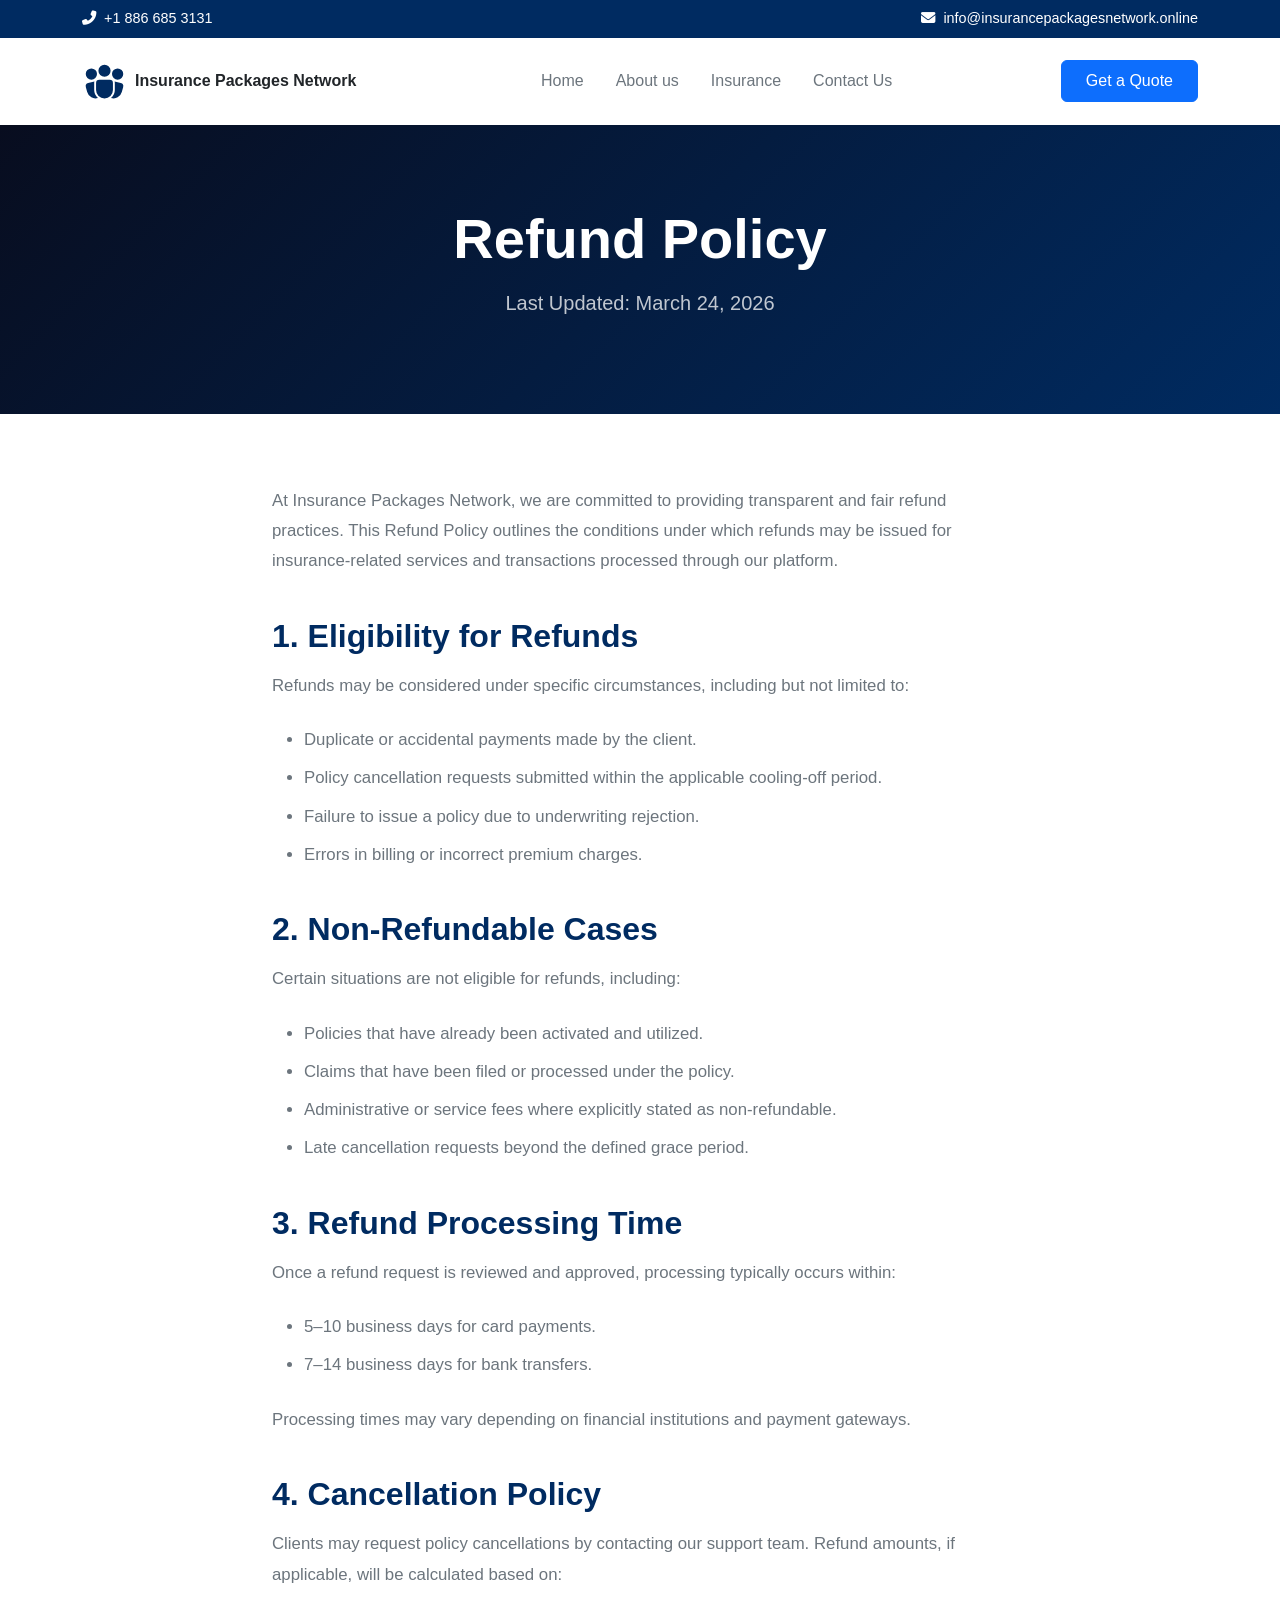
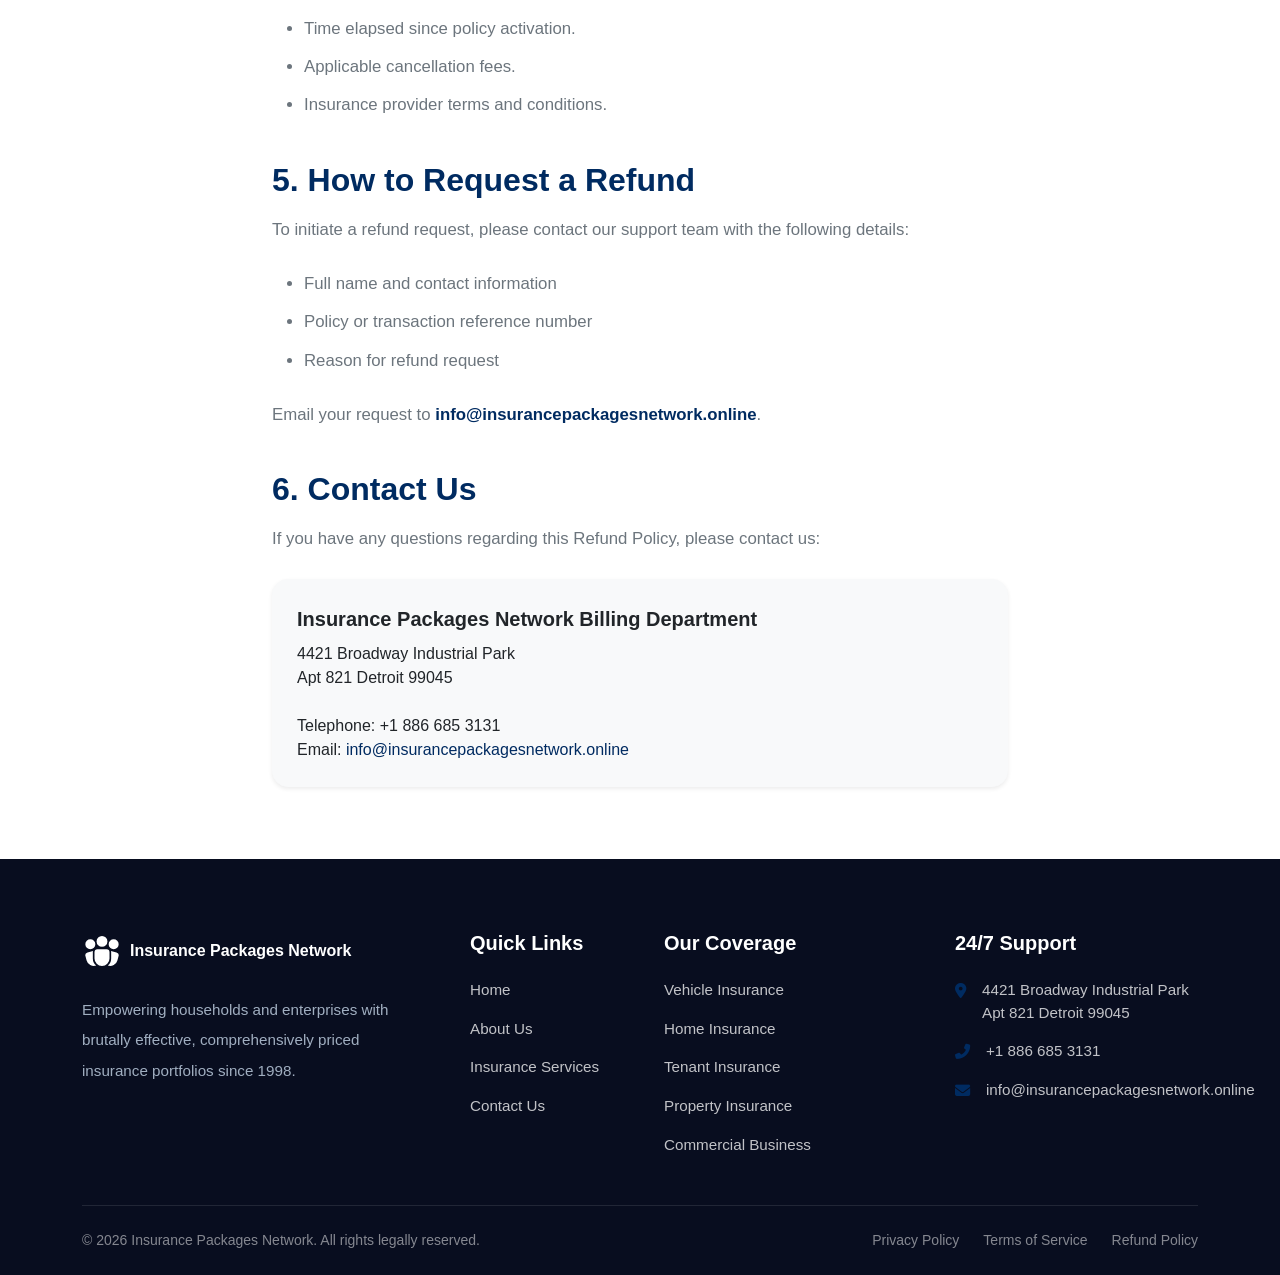
<file: refund-policy.html>
<!DOCTYPE html>
<html lang="en">
<head>
    <meta charset="UTF-8">
    <meta name="viewport" content="width=device-width, initial-scale=1.0">
    <title>Refund Policy | Insurance Packages Network</title>

    <!-- Bootstrap CSS -->
    <link href="https://cdn.jsdelivr.net/npm/bootstrap@5.3.0/dist/css/bootstrap.min.css" rel="stylesheet">
    <link rel="stylesheet" href="https://cdnjs.cloudflare.com/ajax/libs/font-awesome/6.4.0/css/all.min.css">
    <link rel="icon" href="assets/images/img_001.svg" type="image/svg+xml">

    <!-- Custom CSS -->
    <link rel="stylesheet" href="style.css">

    <style>
        .page-header { background: linear-gradient(135deg, #080d1f 0%, #002b61 100%); color: white; padding: 80px 0; }
        .policy-content h2 { font-weight: 700; margin-top: 2.5rem; margin-bottom: 1rem; color: #002b61; font-family: 'Manrope', sans-serif;}
        .policy-content p, .policy-content ul { color: #6c757d; line-height: 1.8; margin-bottom: 1.5rem; font-size: 1.05rem;}
        .policy-content li { margin-bottom: 0.5rem; }
    </style>
</head>

<body class="bg-surface text-dark d-flex flex-column min-vh-100" style="font-family: 'Work Sans', sans-serif;">

<!-- Topbar -->
<div class="topbar position-relative z-3">
    <div class="container d-flex justify-content-between align-items-center py-2">
        <div class="contact-info text-white">
            <span class="me-4"><i class="fas fa-phone-alt me-2"></i>+1 886 685 3131</span>
        </div>
        <div class="social-icons">
            <span class="text-white"><i class="fas fa-envelope me-2 text-white"></i>info@insurancepackagesnetwork.online</span>
        </div>
    </div>
</div>

<!-- Navbar -->
<nav class="navbar navbar-expand-lg bg-white sticky-top py-3 shadow-sm z-3">
    <div class="container">
        <a class="navbar-brand d-flex align-items-center" href="#">
            <div class="logo-icon me-2 position-relative">
                <img src="assets/images/img_001.svg" width="45" height="45" alt="Logo">
            </div>
            <div>
                <span class="fw-bold fs-6 fs-md-4 d-block lh-1 text-dark">Insurance Packages Network</span>
            </div>
        </a>

        <button class="navbar-toggler" type="button" data-bs-toggle="collapse" data-bs-target="#navbarNav">
            <span class="navbar-toggler-icon"></span>
        </button>

        <div class="collapse navbar-collapse" id="navbarNav">
            <ul class="navbar-nav mx-auto fw-medium">
                <li class="nav-item px-2"><a class="nav-link text-secondary" href="index.html">Home</a></li>
                <li class="nav-item px-2"><a class="nav-link text-secondary" href="about-us.html">About us</a></li>
                <li class="nav-item px-2"><a class="nav-link text-secondary" href="services.html">Insurance</a></li>
                <li class="nav-item px-2"><a class="nav-link text-secondary" href="contact-us.html">Contact Us</a></li>
            </ul>
            <a href="contact-us.html" class="btn btn-primary px-4 py-2 fw-medium">Get a Quote</a>
        </div>
    </div>
</nav>

<!-- Header -->
<header class="page-header text-center">
    <div class="container">
        <h1 class="display-4 fw-bolder mb-3" style="font-family: 'Manrope', sans-serif;">Refund Policy</h1>
        <p class="fs-5 opacity-75">Last Updated: March 24, 2026</p>
    </div>
</header>

<!-- Content -->
<main class="py-5 bg-white flex-grow-1">
    <div class="container py-4">
        <div class="row justify-content-center">
            <div class="col-lg-8 policy-content">

                <p>At Insurance Packages Network, we are committed to providing transparent and fair refund practices. This Refund Policy outlines the conditions under which refunds may be issued for insurance-related services and transactions processed through our platform.</p>

                <h2>1. Eligibility for Refunds</h2>
                <p>Refunds may be considered under specific circumstances, including but not limited to:</p>
                <ul>
                    <li>Duplicate or accidental payments made by the client.</li>
                    <li>Policy cancellation requests submitted within the applicable cooling-off period.</li>
                    <li>Failure to issue a policy due to underwriting rejection.</li>
                    <li>Errors in billing or incorrect premium charges.</li>
                </ul>

                <h2>2. Non-Refundable Cases</h2>
                <p>Certain situations are not eligible for refunds, including:</p>
                <ul>
                    <li>Policies that have already been activated and utilized.</li>
                    <li>Claims that have been filed or processed under the policy.</li>
                    <li>Administrative or service fees where explicitly stated as non-refundable.</li>
                    <li>Late cancellation requests beyond the defined grace period.</li>
                </ul>

                <h2>3. Refund Processing Time</h2>
                <p>Once a refund request is reviewed and approved, processing typically occurs within:</p>
                <ul>
                    <li>5–10 business days for card payments.</li>
                    <li>7–14 business days for bank transfers.</li>
                </ul>
                <p>Processing times may vary depending on financial institutions and payment gateways.</p>

                <h2>4. Cancellation Policy</h2>
                <p>Clients may request policy cancellations by contacting our support team. Refund amounts, if applicable, will be calculated based on:</p>
                <ul>
                    <li>Time elapsed since policy activation.</li>
                    <li>Applicable cancellation fees.</li>
                    <li>Insurance provider terms and conditions.</li>
                </ul>

                <h2>5. How to Request a Refund</h2>
                <p>To initiate a refund request, please contact our support team with the following details:</p>
                <ul>
                    <li>Full name and contact information</li>
                    <li>Policy or transaction reference number</li>
                    <li>Reason for refund request</li>
                </ul>
                <p>Email your request to <a href="mailto:info@insurancepackagesnetwork.online" class="text-primary fw-bold text-decoration-none">info@insurancepackagesnetwork.online</a>.</p>

                <h2>6. Contact Us</h2>
                <p>If you have any questions regarding this Refund Policy, please contact us:</p>

                <div class="mt-4 p-4 rounded-4 shadow-sm border border-light" style="background-color: #f8f9fa;">
                    <strong class="d-block mb-2 text-dark fs-5" style="font-family: 'Manrope', sans-serif;">Insurance Packages Network Billing Department</strong>
                    4421 Broadway Industrial Park<br>Apt 821 Detroit 99045<br><br>
                    Telephone: +1 886 685 3131<br>
                    Email: <a href="mailto:info@insurancepackagesnetwork.online" class="text-primary text-decoration-none">info@insurancepackagesnetwork.online</a>
                </div>

            </div>
        </div>
    </div>
</main>

<!-- Footer -->
<footer class="pt-5 pb-4 mt-auto" style="background-color: #080d1f; color: #a0aec0; font-family: 'Work Sans', sans-serif;">
        <div class="container pt-4">
            <div class="row g-5 mb-5">
                <!-- Brand Info -->
                <div class="col-lg-4 pe-lg-5">
                    <a class="d-flex align-items-center mb-4 text-decoration-none" href="index.html">
                        <div class="logo-icon me-2 position-relative">
                            <img src="assets/images/img_001.svg" width="40" height="40" alt="Logo" style="filter: brightness(0) invert(1);">
                        </div>
                        <div>
                            <span class="fw-bold fs-6 fs-md-4 d-block lh-1 text-white" style="font-family: 'Manrope', sans-serif;">Insurance Packages Network</span>
                         
                        </div>
                    </a>
                    <p class="mb-4 lh-lg" style="font-size: 0.95rem;">Empowering households and enterprises with brutally effective, comprehensively priced insurance portfolios since 1998.</p>
                    
                </div>
                
                <!-- Quick Links -->
                <div class="col-lg-2 col-md-4">
                    <h5 class="text-white fw-bold mb-4" style="font-family: 'Manrope', sans-serif;">Quick Links</h5>
                    <ul class="list-unstyled mb-0 d-flex flex-column gap-3" style="font-size: 0.95rem;">
                        <li><a href="index.html" class="text-decoration-none text-white opacity-75 hover-primary transition-all">Home</a></li>
                        <li><a href="about-us.html" class="text-decoration-none text-white opacity-75 hover-primary transition-all">About Us</a></li>
                        <li><a href="services.html" class="text-decoration-none text-white opacity-75 hover-primary transition-all">Insurance Services</a></li>

                        <li><a href="contact-us.html" class="text-decoration-none text-white opacity-75 hover-primary transition-all">Contact Us</a></li>
                    </ul>
                </div>

                <!-- Services -->
                <div class="col-lg-3 col-md-4">
                    <h5 class="text-white fw-bold mb-4" style="font-family: 'Manrope', sans-serif;">Our Coverage</h5>
                    <ul class="list-unstyled mb-0 d-flex flex-column gap-3" style="font-size: 0.95rem;">
                        <li><a href="services.html#vehicle" class="text-decoration-none text-white opacity-75 hover-primary transition-all">Vehicle Insurance</a></li>
                        <li><a href="services.html#home" class="text-decoration-none text-white opacity-75 hover-primary transition-all">Home Insurance</a></li>
                        <li><a href="services.html#tenant" class="text-decoration-none text-white opacity-75 hover-primary transition-all">Tenant Insurance</a></li>
                        <li><a href="services.html#property" class="text-decoration-none text-white opacity-75 hover-primary transition-all">Property Insurance</a></li>
                        <li><a href="services.html#business" class="text-decoration-none text-white opacity-75 hover-primary transition-all">Commercial Business</a></li>
                    </ul>
                </div>

                <!-- Contact -->
                <div class="col-lg-3 col-md-4">
                    <h5 class="text-white fw-bold mb-4" style="font-family: 'Manrope', sans-serif;">24/7 Support</h5>
                    <ul class="list-unstyled mb-0 d-flex flex-column gap-3" style="font-size: 0.95rem;">
                        <li class="d-flex align-items-start gap-3">
                            <i class="fas fa-map-marker-alt text-primary mt-1"></i>
                            <span class="text-white opacity-75">4421 Broadway Industrial Park<br>Apt 821 Detroit 99045</span>
                        </li>
                        <li class="d-flex align-items-center gap-3">
                            <i class="fas fa-phone-alt text-primary"></i>
                            <a href="tel:+18866853131" class="text-decoration-none text-white opacity-75 hover-primary transition-all">+1 886 685 3131</a>
                        </li>
                        <li class="d-flex align-items-center gap-3">
                            <i class="fas fa-envelope text-primary"></i>
                            <a href="mailto:info@insurancepackagesnetwork.online" class="text-decoration-none text-white opacity-75 hover-primary transition-all">info@insurancepackagesnetwork.online</a>
                        </li>
                    </ul>
                </div>
            </div>

            <!-- Bottom Bar -->
            <div class="border-top border-white border-opacity-10 pt-4 d-flex flex-column flex-md-row justify-content-between align-items-center gap-3">
                <p class="mb-0 text-white opacity-50 small">&copy; 2026 Insurance Packages Network. All rights legally reserved.</p>
                <div class="d-flex gap-4 small">
                    <a href="privacy-policy.html" class="text-decoration-none text-white opacity-50 hover-primary transition-all">Privacy Policy</a>
                    <a href="terms-of-service.html" class="text-decoration-none text-white opacity-50 hover-primary transition-all">Terms of Service</a>
                    <a href="refund-policy.html" class="text-decoration-none text-white opacity-50 hover-primary transition-all">Refund Policy</a>
                </div>
            </div>
        </div>
    </footer>

<!-- Bootstrap JS -->
<script src="https://cdn.jsdelivr.net/npm/bootstrap@5.3.0/dist/js/bootstrap.bundle.min.js"></script>

</body>
</html>
</file>
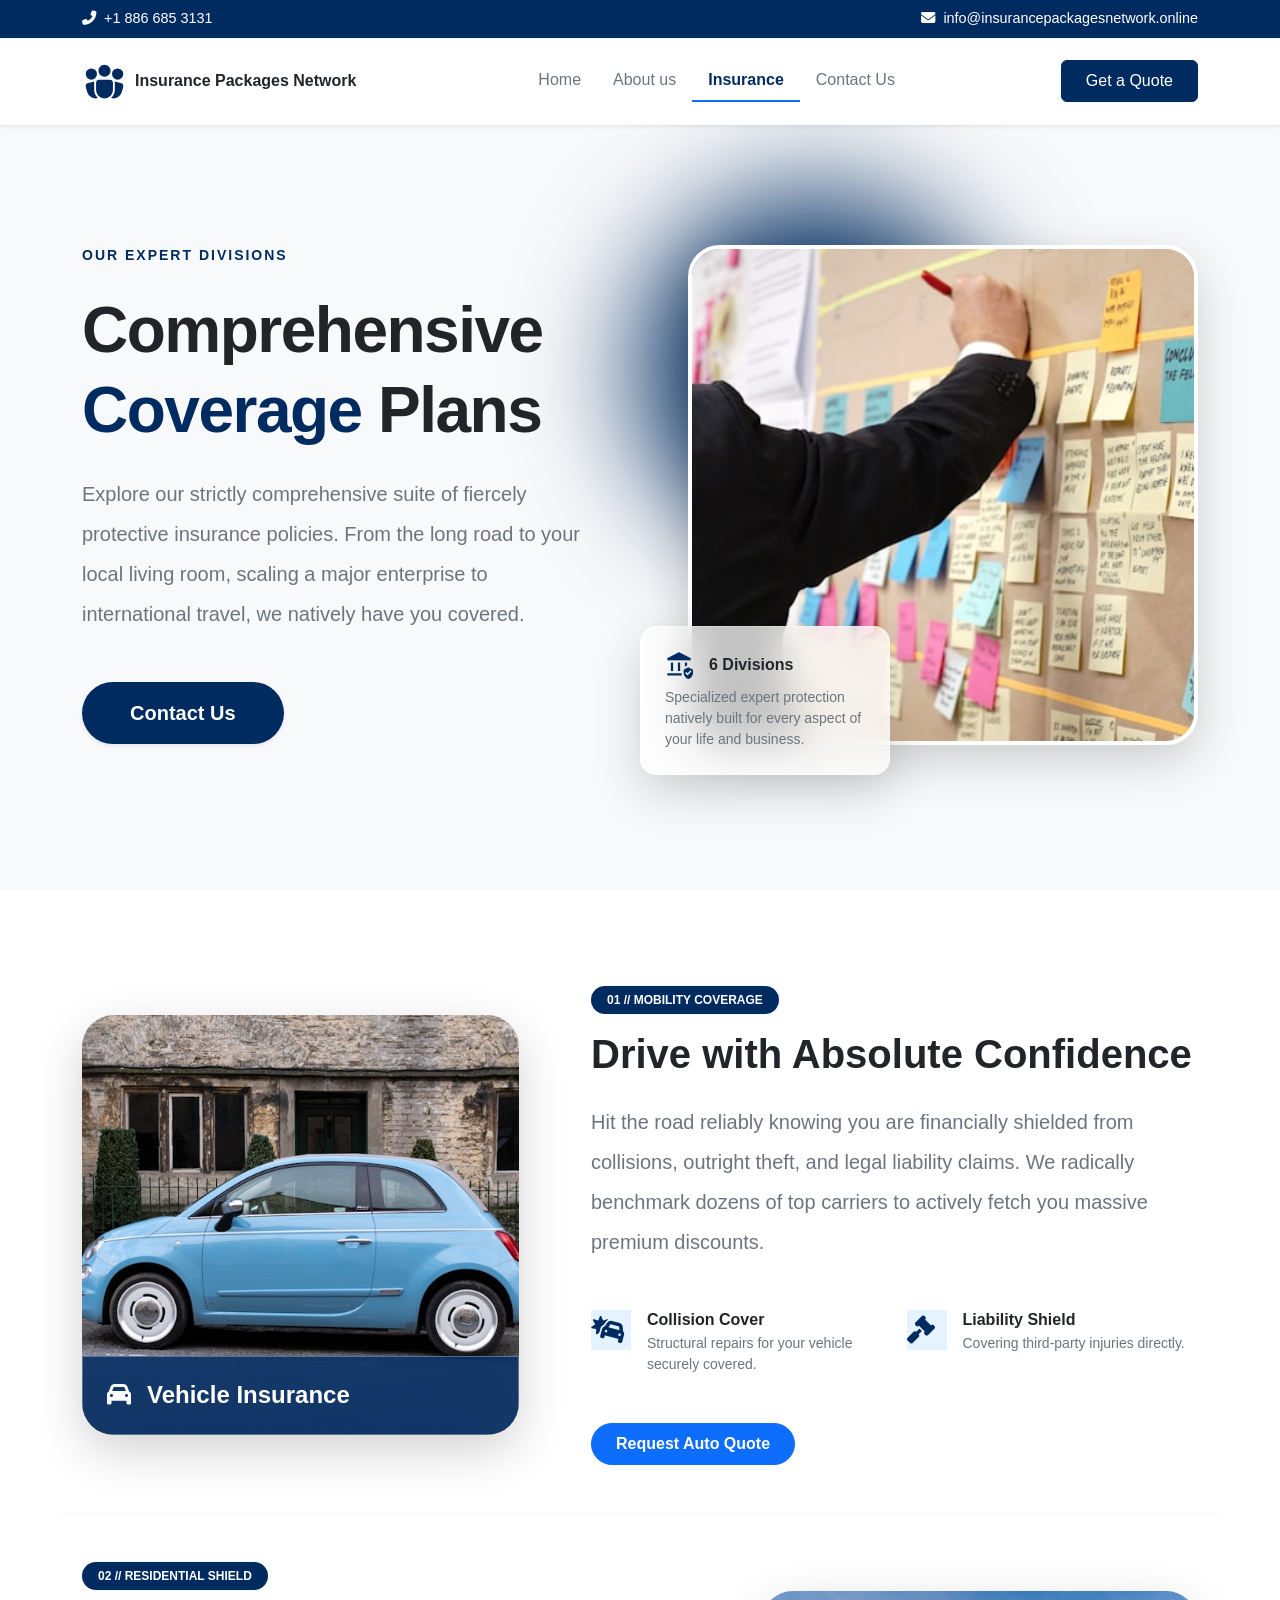
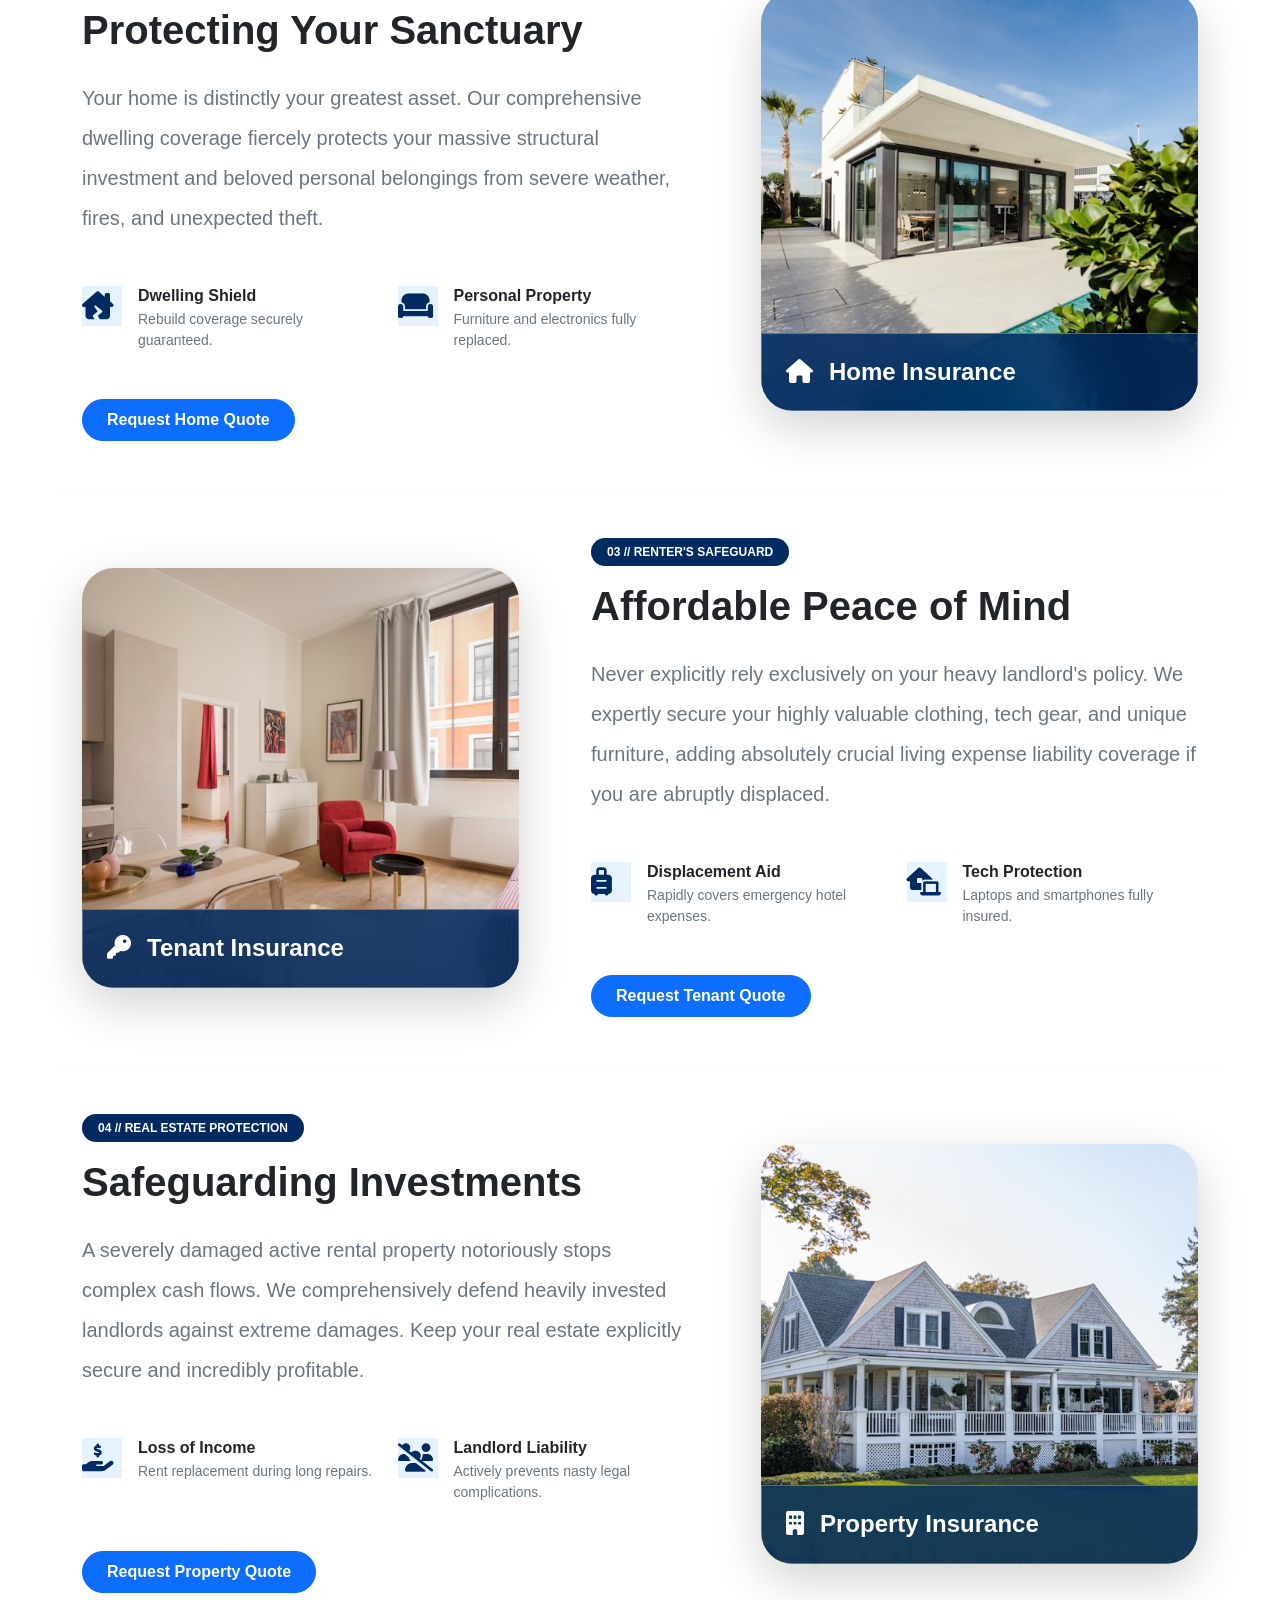
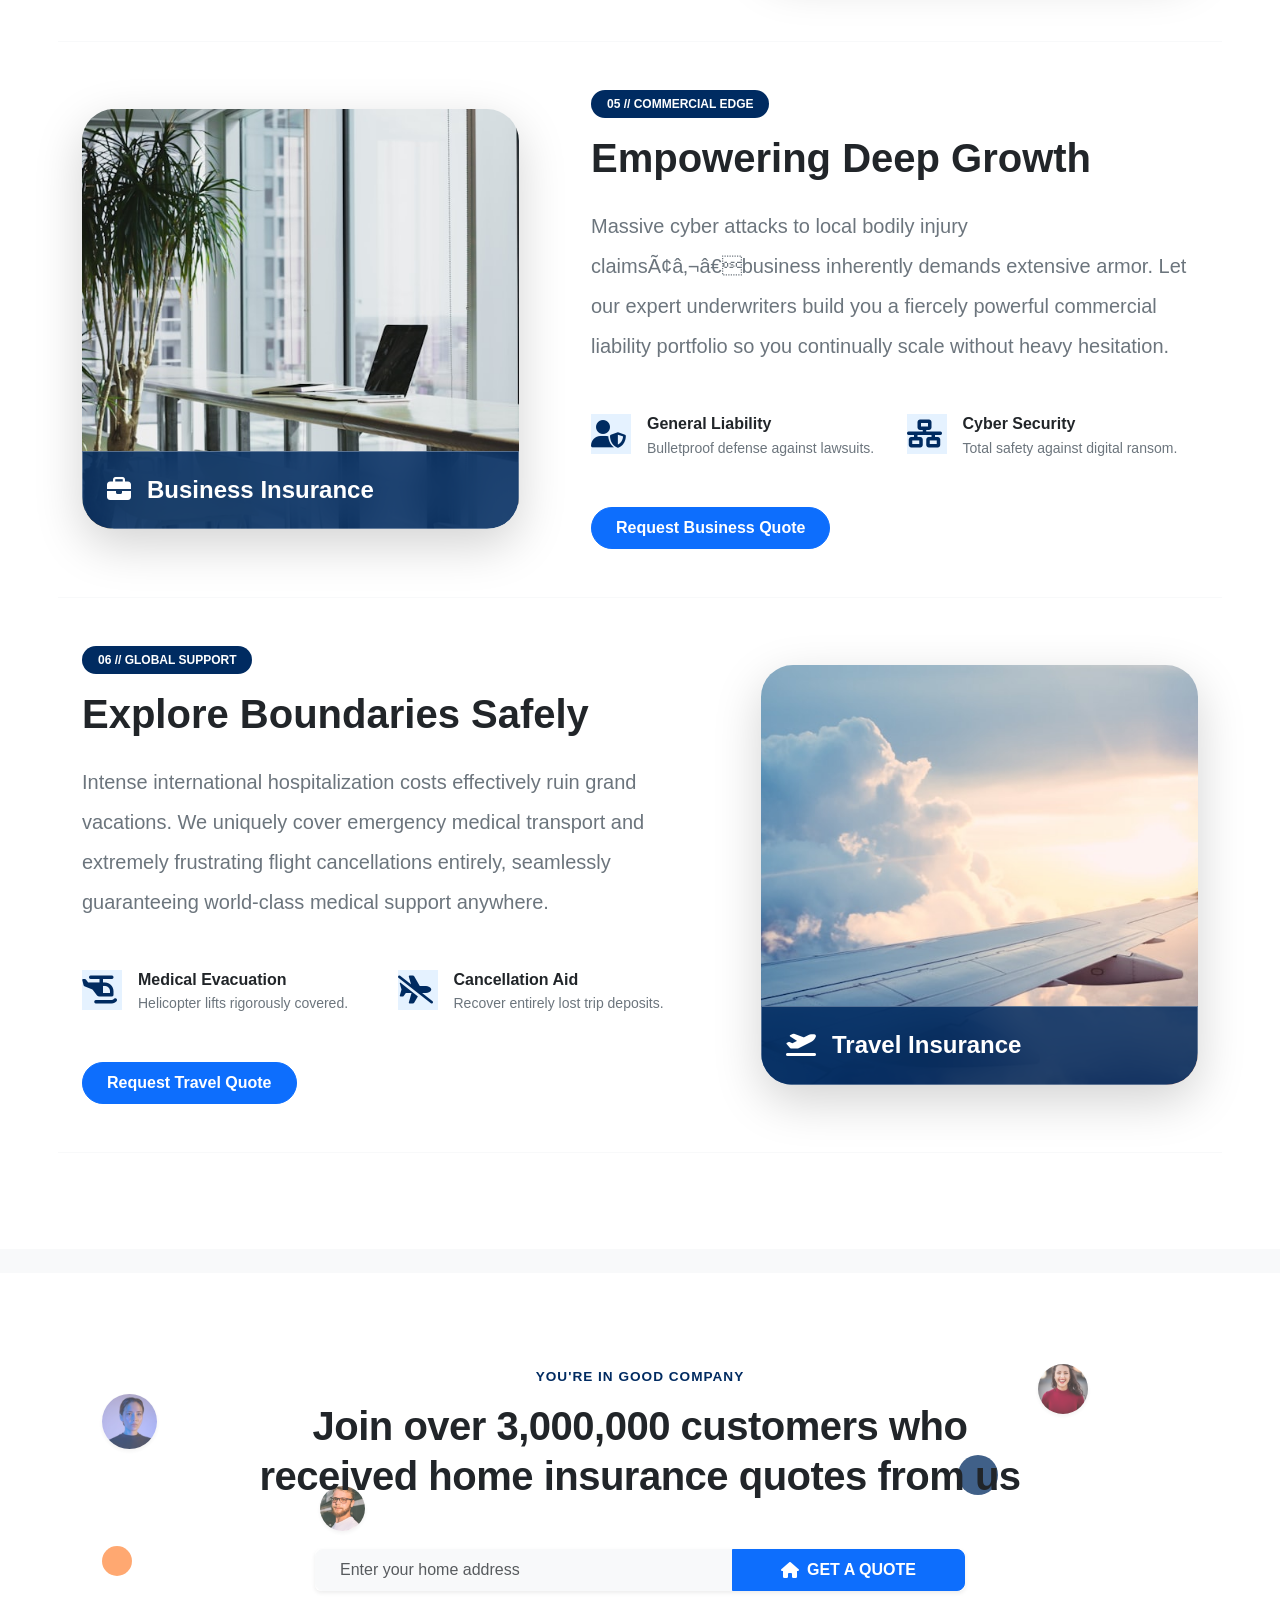
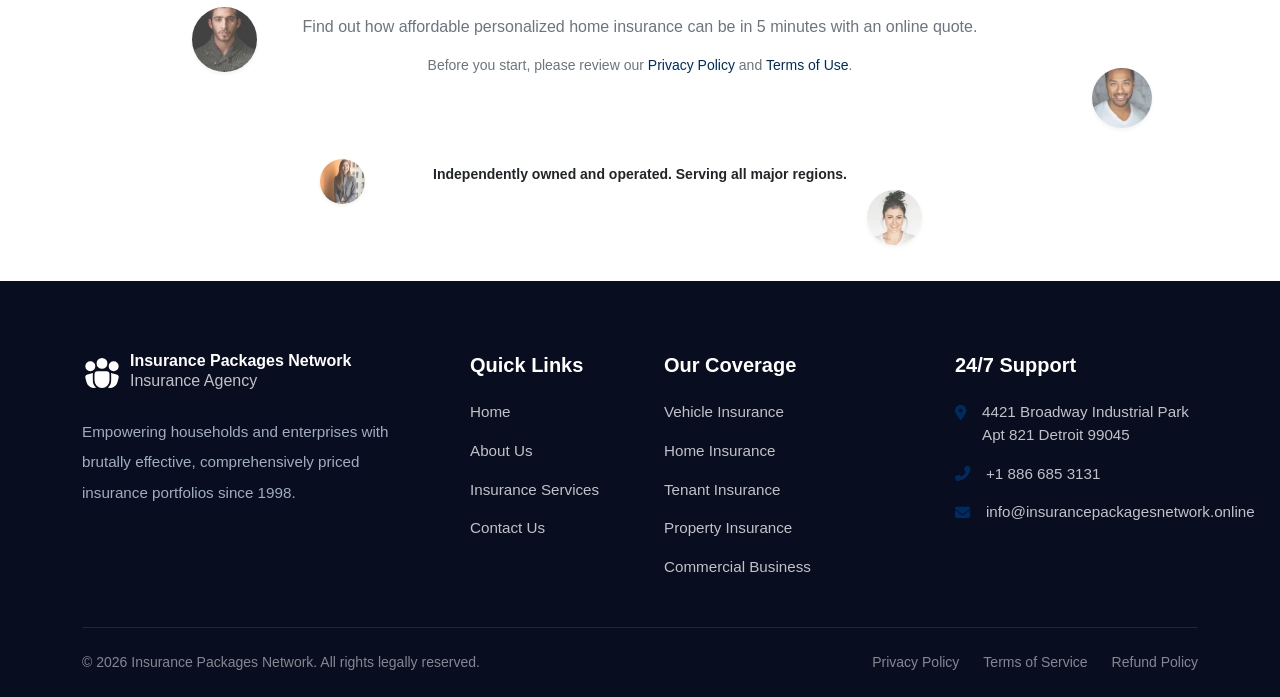
<file: services.html>
<!DOCTYPE html>
<html lang="en">
<head>
    <meta charset="UTF-8">
    <meta name="viewport" content="width=device-width, initial-scale=1.0">
    <title>Our Insurance Services | Insurance Packages Network</title>
    <!-- Bootstrap CSS -->
    <link href="https://cdn.jsdelivr.net/npm/bootstrap@5.3.0/dist/css/bootstrap.min.css" rel="stylesheet">
    <link rel="stylesheet" href="https://cdnjs.cloudflare.com/ajax/libs/font-awesome/6.4.0/css/all.min.css">
    <link rel="icon" href="assets/images/img_001.svg" type="image/svg+xml">
    <link href="https://fonts.googleapis.com/css2?family=Material+Symbols+Outlined:wght,FILL@100..700,0..1&display=swap" rel="stylesheet">
    <!-- Custom CSS -->
    <link rel="stylesheet" href="style.css">
    <style>
        .material-symbols-outlined { font-variation-settings: 'FILL' 0, 'wght' 400, 'GRAD' 0, 'opsz' 24; }
        .glass-effect { backdrop-filter: blur(20px); background: rgba(255, 255, 255, 0.75); border: 1px solid rgba(255, 255, 255, 0.3); }
        .bg-surface { background-color: #f8f9fa; }
        .text-primary-accent { color: #002b61; }
        .bg-primary-accent { background-color: #002b61; }
        .service-img-wrap { height: 420px; overflow: hidden; }
        .service-img-wrap img { transition: transform 0.6s ease; }
        .service-block:hover .service-img-wrap img { transform: scale(1.05); }
    </style>
</head>
<body class="bg-surface text-dark" style="font-family: 'Work Sans', sans-serif;">
    <!-- Topbar -->
    <div class="topbar position-relative z-3">
        <div class="container d-flex justify-content-between align-items-center py-2">
            <div class="contact-info text-white">
                <span class="me-4"><i class="fas fa-phone-alt me-2"></i>+1 886 685 3131</span>
                
            </div>
            <div class="social-icons">
                <span class="text-white"><i class="fas fa-envelope me-2 text-white"></i>info@insurancepackagesnetwork.online</span>
            </div>
        </div>
    </div>

    <!-- Navbar -->
    <nav class="navbar navbar-expand-lg bg-white sticky-top py-3 shadow-sm z-3">
        <div class="container">
            <a class="navbar-brand d-flex align-items-center" href="#">
                <!-- Logo Icon -->
                <div class="logo-icon me-2 position-relative">
                    <img src="assets/images/img_001.svg"
                        width="45" height="45" alt="Logo">
                </div>
                <div>
                    <span class="fw-bold fs-6 fs-md-4 d-block lh-1 text-dark">Insurance Packages Network</span>
             
                </div>
            </a>
            <button class="navbar-toggler" type="button" data-bs-toggle="collapse" data-bs-target="#navbarNav">
                <span class="navbar-toggler-icon"></span>
            </button>
            <div class="collapse navbar-collapse" id="navbarNav">
                <ul class="navbar-nav mx-auto fw-medium">
                    <li class="nav-item px-2"><a class="nav-link text-secondary hover-primary transition-all" href="index.html">Home</a></li>
                    <li class="nav-item px-2"><a class="nav-link text-secondary hover-primary transition-all" href="about-us.html">About us</a></li>
                    <li class="nav-item px-2 border-bottom border-primary border-2"><a class="nav-link text-primary-accent fw-bold" href="services.html">Insurance</a></li>

                    <li class="nav-item px-2"><a class="nav-link text-secondary hover-primary transition-all" href="contact-us.html">Contact Us</a></li>
                </ul>
                <a href="tel+18666853131" class="btn btn-primary btn-custom px-4 py-2 fw-medium">Get a Quote</a>
            </div>
        </div>
    </nav>

    <!-- Services Hero Section -->
    <header class="position-relative py-5 overflow-hidden border-bottom border-light">
        <div class="hero-gradient-overlay position-absolute w-100 h-100 top-0 start-0 z-0"></div>
        <div class="container py-lg-5 position-relative z-1 mb-md-5 mt-md-4">
            <div class="row g-5 align-items-center">
                <div class="col-lg-6">
                    <span class="small fw-bold text-primary-accent text-uppercase d-block mb-4" style="letter-spacing: 2px;">OUR EXPERT DIVISIONS</span>
                    <h1 class="display-3 fw-bolder text-dark mb-4 lh-sm" style="font-family: 'Manrope', sans-serif; letter-spacing: -1.5px;">
                        Comprehensive <span class="text-primary">Coverage</span> Plans
                    </h1>
                    <p class="fs-5 text-secondary mb-5 lh-lg" style="max-width: 500px;">
                        Explore our strictly comprehensive suite of fiercely protective insurance policies. From the long road to your local living room, scaling a major enterprise to international travel, we natively have you covered.
                    </p>
                    <div class="d-flex gap-3 flex-wrap">
                        <a href="tel+18666853131" class="btn btn-primary bg-primary-accent border-0 btn-lg rounded-pill px-5 py-3 fw-bold shadow-sm hover-scale">Contact Us</a>
                        
                    </div>
                </div>
                <!-- Interactive Image Layout -->
                <div class="col-lg-6 position-relative ps-lg-5">
                    <div class="position-absolute bg-primary rounded-circle blur-3xl opacity-10" style="width: 350px; height: 350px; top: -50px; left: 0px; filter: blur(60px);"></div>
                    <div class="position-relative z-1 rounded-5 overflow-hidden ambient-bloom border border-4 border-white shadow-lg" style="border-radius: 2rem !important; height: 500px;">
                        <img src="assets/images/img_003.jpg" alt="Insurance Packages Network coverage discussion" class="w-100 h-100 object-fit-cover hover-scale" style="transition: transform 0.8s ease;">
                    </div>
                    <!-- Glass Badge -->
                    <div class="position-absolute glass-effect p-4 rounded-4 shadow-lg z-2" style="max-width: 250px; bottom: -30px; left: 0px;">
                        <div class="d-flex align-items-center gap-3 mb-2">
                            <span class="material-symbols-outlined text-primary fs-3" style="font-variation-settings: 'FILL' 1;">assured_workload</span>
                            <span class="fw-bolder text-dark fs-6" style="font-family: 'Manrope', sans-serif;">6 Divisions</span>
                        </div>
                        <p class="text-secondary small mb-0 lh-base fw-medium">Specialized expert protection natively built for every aspect of your life and business.</p>
                    </div>
                </div>
            </div>
        </div>
    </header>

    <!-- Services Wrapper -->
    <div class="py-5 bg-white">
        <div class="container pb-5">

            <!-- Vehicle Insurance -->
            <div id="vehicle" class="service-block row align-items-center g-5 py-5 border-bottom border-light">
                <div class="col-lg-5">
                    <div class="service-img-wrap position-relative rounded-5 shadow-lg">
                        <img src="assets/images/img_036.jpg" alt="Vehicle Insurance" class="w-100 h-100 object-fit-cover">
                        <div class="position-absolute bottom-0 start-0 w-100 p-4 text-white glass-effect" style="background: rgba(0,43,97,0.85);">
                            <h4 class="fw-bold mb-0"><i class="fas fa-car me-3"></i>Vehicle Insurance</h4>
                        </div>
                    </div>
                </div>
                <div class="col-lg-7 ps-lg-5">
                    <span class="badge bg-primary bg-opacity-10 text-white mb-3 px-3 py-2 rounded-pill fw-bold tracking-wider">01 // MOBILITY COVERAGE</span>
                    <h2 class="display-6 fw-bold text-dark mb-4" style="font-family: 'Manrope', sans-serif;">Drive with Absolute Confidence</h2>
                    <p class="text-secondary fs-5 mb-4 lh-lg">Hit the road reliably knowing you are financially shielded from collisions, outright theft, and legal liability claims. We radically benchmark dozens of top carriers to actively fetch you massive premium discounts.</p>
                    <div class="row g-4 mt-2">
                        <div class="col-md-6 d-flex gap-3">
                            <div class="icon-box text-primary fs-3"><i class="fas fa-car-crash"></i></div>
                            <div><h5 class="fw-bold mb-1 fs-6">Collision Cover</h5><p class="small text-secondary mb-0">Structural repairs for your vehicle securely covered.</p></div>
                        </div>
                        <div class="col-md-6 d-flex gap-3">
                            <div class="icon-box text-primary fs-3"><i class="fas fa-gavel"></i></div>
                            <div><h5 class="fw-bold mb-1 fs-6">Liability Shield</h5><p class="small text-secondary mb-0">Covering third-party injuries directly.</p></div>
                        </div>
                    </div>
                    <a href="tel+18666853131" class="btn btn-primary rounded-pill px-4 py-2 fw-bold mt-5">Request Auto Quote</a>
                </div>
            </div>

            <!-- Home Insurance -->
            <div id="home" class="service-block row align-items-center g-5 py-5 border-bottom border-light flex-lg-row-reverse">
                <div class="col-lg-5">
                    <div class="service-img-wrap position-relative rounded-5 shadow-lg">
                        <img src="assets/images/img_037.jpg" alt="Home Insurance" class="w-100 h-100 object-fit-cover">
                        <div class="position-absolute bottom-0 start-0 w-100 p-4 text-white glass-effect" style="background: rgba(0,43,97,0.85);">
                            <h4 class="fw-bold mb-0"><i class="fas fa-home me-3"></i>Home Insurance</h4>
                        </div>
                    </div>
                </div>
                <div class="col-lg-7 pe-lg-5">
                    <span class="badge bg-primary bg-opacity-10 text-white mb-3 px-3 py-2 rounded-pill fw-bold tracking-wider">02 // RESIDENTIAL SHIELD</span>
                    <h2 class="display-6 fw-bold text-dark mb-4" style="font-family: 'Manrope', sans-serif;">Protecting Your Sanctuary</h2>
                    <p class="text-secondary fs-5 mb-4 lh-lg">Your home is distinctly your greatest asset. Our comprehensive dwelling coverage fiercely protects your massive structural investment and beloved personal belongings from severe weather, fires, and unexpected theft.</p>
                    <div class="row g-4 mt-2">
                        <div class="col-md-6 d-flex gap-3">
                            <div class="icon-box text-primary fs-3"><i class="fas fa-house-damage"></i></div>
                            <div><h5 class="fw-bold mb-1 fs-6">Dwelling Shield</h5><p class="small text-secondary mb-0">Rebuild coverage securely guaranteed.</p></div>
                        </div>
                        <div class="col-md-6 d-flex gap-3">
                            <div class="icon-box text-primary fs-3"><i class="fas fa-couch"></i></div>
                            <div><h5 class="fw-bold mb-1 fs-6">Personal Property</h5><p class="small text-secondary mb-0">Furniture and electronics fully replaced.</p></div>
                        </div>
                    </div>
                    <a href="tel+18666853131" class="btn btn-primary rounded-pill px-4 py-2 fw-bold mt-5">Request Home Quote</a>
                </div>
            </div>

            <!-- Tenant Insurance -->
            <div id="tenant" class="service-block row align-items-center g-5 py-5 border-bottom border-light">
                <div class="col-lg-5">
                    <div class="service-img-wrap position-relative rounded-5 shadow-lg">
                        <img src="assets/images/img_038.jpg" alt="Tenant Insurance" class="w-100 h-100 object-fit-cover">
                        <div class="position-absolute bottom-0 start-0 w-100 p-4 text-white glass-effect" style="background: rgba(0,43,97,0.85);">
                            <h4 class="fw-bold mb-0"><i class="fas fa-key me-3"></i>Tenant Insurance</h4>
                        </div>
                    </div>
                </div>
                <div class="col-lg-7 ps-lg-5">
                    <span class="badge bg-primary bg-opacity-10 text-white mb-3 px-3 py-2 rounded-pill fw-bold tracking-wider">03 // RENTER'S SAFEGUARD</span>
                    <h2 class="display-6 fw-bold text-dark mb-4" style="font-family: 'Manrope', sans-serif;">Affordable Peace of Mind</h2>
                    <p class="text-secondary fs-5 mb-4 lh-lg">Never explicitly rely exclusively on your heavy landlord's policy. We expertly secure your highly valuable clothing, tech gear, and unique furniture, adding absolutely crucial living expense liability coverage if you are abruptly displaced.</p>
                    <div class="row g-4 mt-2">
                        <div class="col-md-6 d-flex gap-3">
                            <div class="icon-box text-primary fs-3"><i class="fas fa-suitcase-rolling"></i></div>
                            <div><h5 class="fw-bold mb-1 fs-6">Displacement Aid</h5><p class="small text-secondary mb-0">Rapidly covers emergency hotel expenses.</p></div>
                        </div>
                        <div class="col-md-6 d-flex gap-3">
                            <div class="icon-box text-primary fs-3"><i class="fas fa-laptop-house"></i></div>
                            <div><h5 class="fw-bold mb-1 fs-6">Tech Protection</h5><p class="small text-secondary mb-0">Laptops and smartphones fully insured.</p></div>
                        </div>
                    </div>
                    <a href="tel+18666853131" class="btn btn-primary rounded-pill px-4 py-2 fw-bold mt-5">Request Tenant Quote</a>
                </div>
            </div>

            <!-- Property Insurance -->
            <div id="property" class="service-block row align-items-center g-5 py-5 border-bottom border-light flex-lg-row-reverse">
                <div class="col-lg-5">
                    <div class="service-img-wrap position-relative rounded-5 shadow-lg">
                        <img src="assets/images/img_039.jpg" alt="Property Insurance" class="w-100 h-100 object-fit-cover">
                        <div class="position-absolute bottom-0 start-0 w-100 p-4 text-white glass-effect" style="background: rgba(0,43,97,0.85);">
                            <h4 class="fw-bold mb-0"><i class="fas fa-building me-3"></i>Property Insurance</h4>
                        </div>
                    </div>
                </div>
                <div class="col-lg-7 pe-lg-5">
                    <span class="badge bg-primary bg-opacity-10 text-white mb-3 px-3 py-2 rounded-pill fw-bold tracking-wider">04 // REAL ESTATE PROTECTION</span>
                    <h2 class="display-6 fw-bold text-dark mb-4" style="font-family: 'Manrope', sans-serif;">Safeguarding Investments</h2>
                    <p class="text-secondary fs-5 mb-4 lh-lg">A severely damaged active rental property notoriously stops complex cash flows. We comprehensively defend heavily invested landlords against extreme damages. Keep your real estate explicitly secure and incredibly profitable.</p>
                    <div class="row g-4 mt-2">
                        <div class="col-md-6 d-flex gap-3">
                            <div class="icon-box text-primary fs-3"><i class="fas fa-hand-holding-usd"></i></div>
                            <div><h5 class="fw-bold mb-1 fs-6">Loss of Income</h5><p class="small text-secondary mb-0">Rent replacement during long repairs.</p></div>
                        </div>
                        <div class="col-md-6 d-flex gap-3">
                            <div class="icon-box text-primary fs-3"><i class="fas fa-users-slash"></i></div>
                            <div><h5 class="fw-bold mb-1 fs-6">Landlord Liability</h5><p class="small text-secondary mb-0">Actively prevents nasty legal complications.</p></div>
                        </div>
                    </div>
                    <a href="tel+18666853131" class="btn btn-primary rounded-pill px-4 py-2 fw-bold mt-5">Request Property Quote</a>
                </div>
            </div>

            <!-- Business Insurance -->
            <div id="business" class="service-block row align-items-center g-5 py-5 border-bottom border-light">
                <div class="col-lg-5">
                    <div class="service-img-wrap position-relative rounded-5 shadow-lg">
                        <img src="assets/images/img_040.jpg" alt="Business Insurance" class="w-100 h-100 object-fit-cover">
                        <div class="position-absolute bottom-0 start-0 w-100 p-4 text-white glass-effect" style="background: rgba(0,43,97,0.85);">
                            <h4 class="fw-bold mb-0"><i class="fas fa-briefcase me-3"></i>Business Insurance</h4>
                        </div>
                    </div>
                </div>
                <div class="col-lg-7 ps-lg-5">
                    <span class="badge bg-primary bg-opacity-10 text-white mb-3 px-3 py-2 rounded-pill fw-bold tracking-wider">05 // COMMERCIAL EDGE</span>
                    <h2 class="display-6 fw-bold text-dark mb-4" style="font-family: 'Manrope', sans-serif;">Empowering Deep Growth</h2>
                    <p class="text-secondary fs-5 mb-4 lh-lg">Massive cyber attacks to local bodily injury claimsÃ¢â‚¬â€business inherently demands extensive armor. Let our expert underwriters build you a fiercely powerful commercial liability portfolio so you continually scale without heavy hesitation.</p>
                    <div class="row g-4 mt-2">
                        <div class="col-md-6 d-flex gap-3">
                            <div class="icon-box text-primary fs-3"><i class="fas fa-user-shield"></i></div>
                            <div><h5 class="fw-bold mb-1 fs-6">General Liability</h5><p class="small text-secondary mb-0">Bulletproof defense against lawsuits.</p></div>
                        </div>
                        <div class="col-md-6 d-flex gap-3">
                            <div class="icon-box text-primary fs-3"><i class="fas fa-network-wired"></i></div>
                            <div><h5 class="fw-bold mb-1 fs-6">Cyber Security</h5><p class="small text-secondary mb-0">Total safety against digital ransom.</p></div>
                        </div>
                    </div>
                    <a href="tel+18666853131" class="btn btn-primary rounded-pill px-4 py-2 fw-bold mt-5">Request Business Quote</a>
                </div>
            </div>

            <!-- Travel Insurance -->
            <div id="travel" class="service-block row align-items-center g-5 py-5 border-bottom border-light flex-lg-row-reverse">
                <div class="col-lg-5">
                    <div class="service-img-wrap position-relative rounded-5 shadow-lg">
                        <img src="assets/images/img_041.jpg" alt="Travel Insurance" class="w-100 h-100 object-fit-cover">
                        <div class="position-absolute bottom-0 start-0 w-100 p-4 text-white glass-effect" style="background: rgba(0,43,97,0.85);">
                            <h4 class="fw-bold mb-0"><i class="fas fa-plane-departure me-3"></i>Travel Insurance</h4>
                        </div>
                    </div>
                </div>
                <div class="col-lg-7 pe-lg-5">
                    <span class="badge bg-primary bg-opacity-10 text-white mb-3 px-3 py-2 rounded-pill fw-bold tracking-wider">06 // GLOBAL SUPPORT</span>
                    <h2 class="display-6 fw-bold text-dark mb-4" style="font-family: 'Manrope', sans-serif;">Explore Boundaries Safely</h2>
                    <p class="text-secondary fs-5 mb-4 lh-lg">Intense international hospitalization costs effectively ruin grand vacations. We uniquely cover emergency medical transport and extremely frustrating flight cancellations entirely, seamlessly guaranteeing world-class medical support anywhere.</p>
                    <div class="row g-4 mt-2">
                        <div class="col-md-6 d-flex gap-3">
                            <div class="icon-box text-primary fs-3"><i class="fas fa-helicopter"></i></div>
                            <div><h5 class="fw-bold mb-1 fs-6">Medical Evacuation</h5><p class="small text-secondary mb-0">Helicopter lifts rigorously covered.</p></div>
                        </div>
                        <div class="col-md-6 d-flex gap-3">
                            <div class="icon-box text-primary fs-3"><i class="fas fa-plane-slash"></i></div>
                            <div><h5 class="fw-bold mb-1 fs-6">Cancellation Aid</h5><p class="small text-secondary mb-0">Recover entirely lost trip deposits.</p></div>
                        </div>
                    </div>
                    <a href="tel+18666853131" class="btn btn-primary rounded-pill px-4 py-2 fw-bold mt-5">Request Travel Quote</a>
                </div>
            </div>

        </div>
    </div>

    <!-- CTA Section -->
    <section class="cta-section py-5 position-relative overflow-hidden bg-white mt-4">
        <!-- Floating Background Elements -->
        <div class="floating-elements position-absolute top-0 start-0 w-100 h-100 z-0 opacity-75">
            <!-- Avatars -->
            <img src="assets/images/img_029.jpg" alt="Avatar" class="position-absolute rounded-circle shadow-sm float-avatar" style="width: 55px; height: 55px; top: 20%; left: 8%; animation-delay: 0s;">
            <img src="assets/images/img_030.jpg" alt="Avatar" class="position-absolute rounded-circle shadow-sm float-avatar" style="width: 65px; height: 65px; top: 55%; left: 15%; animation-delay: 1s;">
            <img src="assets/images/img_031.jpg" alt="Avatar" class="position-absolute rounded-circle shadow-sm float-avatar d-none d-md-block" style="width: 45px; height: 45px; top: 80%; left: 25%; animation-delay: 2s;">
            <img src="assets/images/img_032.jpg" alt="Avatar" class="position-absolute rounded-circle shadow-sm float-avatar" style="width: 50px; height: 50px; top: 15%; right: 15%; animation-delay: 1.5s;">
            <img src="assets/images/img_028.jpg" alt="Avatar" class="position-absolute rounded-circle shadow-sm float-avatar" style="width: 60px; height: 60px; top: 65%; right: 10%; animation-delay: 0.5s;">
            <img src="assets/images/img_033.jpg" alt="Avatar" class="position-absolute rounded-circle shadow-sm float-avatar d-none d-md-block" style="width: 55px; height: 55px; top: 85%; right: 28%; animation-delay: 2.5s;">
            <img src="assets/images/img_034.jpg" alt="Avatar" class="position-absolute rounded-circle shadow-sm float-avatar d-none d-lg-block" style="width: 45px; height: 45px; top: 35%; left: 25%; animation-delay: 0.8s;">
            
            <!-- Colored Dots -->
            <span class="position-absolute rounded-circle float-dot" style="width: 30px; height: 30px; background-color: #ff8c42; top: 45%; left: 8%; animation-delay: 1.2s;"></span>
            <span class="position-absolute rounded-circle float-dot" style="width: 40px; height: 40px; background-color: var(--primary-color); top: 30%; right: 22%; animation-delay: 0.3s;"></span>
        </div>

        <div class="container position-relative z-1 py-5 text-center" style="max-width: 850px;">
            <h6 class="text-primary fw-bold text-uppercase mb-3" style="letter-spacing: 1px; font-size: 0.85rem;">You're in good company</h6>
            <h2 class="display-6 fw-bold text-dark mb-5 lh-sm px-md-4" style="letter-spacing: -0.5px;">Join over 3,000,000 customers who received home insurance quotes from us</h2>
            
            <div class="input-group input-group-lg mb-4 shadow-sm mx-auto cta-input-group" style="max-width: 650px;">
                <input type="text" class="form-control border-light bg-light px-4 fs-6" placeholder="Enter your home address" aria-label="Home address">
                <a href="tel+18666853131" class="btn btn-primary fw-bold text-uppercase px-4 px-md-5 fs-6 d-flex align-items-center justify-content-center text-decoration-none">
                    <i class="fas fa-home me-2"></i> Get a quote
                </a>
            </div>
            
            <p class="mb-3 fw-medium text-secondary">Find out how affordable personalized home insurance can be in 5 minutes with an online quote.</p>
            <p class="small text-secondary mb-5 pb-4">Before you start, please review our <a href="privacy-policy.html" class="text-primary text-decoration-none fw-medium">Privacy Policy</a> and <a href="terms-of-service.html" class="text-primary text-decoration-none fw-medium">Terms of Use</a>.</p>
            
            <div class="mt-5 pt-3">
                <p class="small text-dark fw-bold mb-0">Independently owned and operated. Serving all major regions.</p>
            </div>
        </div>
    </section>

    <!-- Main Footer -->
    <footer class="pt-5 pb-4 mt-auto" style="background-color: #080d1f; color: #a0aec0; font-family: 'Work Sans', sans-serif;">
        <div class="container pt-4">
            <div class="row g-5 mb-5">
                <!-- Brand Info -->
                <div class="col-lg-4 pe-lg-5">
                    <a class="d-flex align-items-center mb-4 text-decoration-none" href="index.html">
                        <div class="logo-icon me-2 position-relative">
                            <img src="assets/images/img_001.svg" width="40" height="40" alt="Logo" style="filter: brightness(0) invert(1);">
                        </div>
                        <div>
                            <span class="fw-bold fs-6 fs-md-4 d-block lh-1 text-white" style="font-family: 'Manrope', sans-serif;">Insurance Packages Network</span>
                            <span class="fs-6 text-white opacity-75 fw-medium">Insurance Agency</span>
                        </div>
                    </a>
                    <p class="mb-4 lh-lg" style="font-size: 0.95rem;">Empowering households and enterprises with brutally effective, comprehensively priced insurance portfolios since 1998.</p>
                    
                </div>
                
                <!-- Quick Links -->
                <div class="col-lg-2 col-md-4">
                    <h5 class="text-white fw-bold mb-4" style="font-family: 'Manrope', sans-serif;">Quick Links</h5>
                    <ul class="list-unstyled mb-0 d-flex flex-column gap-3" style="font-size: 0.95rem;">
                        <li><a href="index.html" class="text-decoration-none text-white opacity-75 hover-primary transition-all">Home</a></li>
                        <li><a href="about-us.html" class="text-decoration-none text-white opacity-75 hover-primary transition-all">About Us</a></li>
                        <li><a href="services.html" class="text-decoration-none text-white opacity-75 hover-primary transition-all">Insurance Services</a></li>

                        <li><a href="contact-us.html" class="text-decoration-none text-white opacity-75 hover-primary transition-all">Contact Us</a></li>
                    </ul>
                </div>

                <!-- Services -->
                <div class="col-lg-3 col-md-4">
                    <h5 class="text-white fw-bold mb-4" style="font-family: 'Manrope', sans-serif;">Our Coverage</h5>
                    <ul class="list-unstyled mb-0 d-flex flex-column gap-3" style="font-size: 0.95rem;">
                        <li><a href="services.html#vehicle" class="text-decoration-none text-white opacity-75 hover-primary transition-all">Vehicle Insurance</a></li>
                        <li><a href="services.html#home" class="text-decoration-none text-white opacity-75 hover-primary transition-all">Home Insurance</a></li>
                        <li><a href="services.html#tenant" class="text-decoration-none text-white opacity-75 hover-primary transition-all">Tenant Insurance</a></li>
                        <li><a href="services.html#property" class="text-decoration-none text-white opacity-75 hover-primary transition-all">Property Insurance</a></li>
                        <li><a href="services.html#business" class="text-decoration-none text-white opacity-75 hover-primary transition-all">Commercial Business</a></li>
                    </ul>
                </div>

                <!-- Contact -->
                <div class="col-lg-3 col-md-4">
                    <h5 class="text-white fw-bold mb-4" style="font-family: 'Manrope', sans-serif;">24/7 Support</h5>
                    <ul class="list-unstyled mb-0 d-flex flex-column gap-3" style="font-size: 0.95rem;">
                        <li class="d-flex align-items-start gap-3">
                            <i class="fas fa-map-marker-alt text-primary mt-1"></i>
                            <span class="text-white opacity-75">4421 Broadway Industrial Park<br>Apt 821 Detroit 99045</span>
                        </li>
                        <li class="d-flex align-items-center gap-3">
                            <i class="fas fa-phone-alt text-primary"></i>
                            <a href="tel:+18866853131" class="text-decoration-none text-white opacity-75 hover-primary transition-all">+1 886 685 3131</a>
                        </li>
                        <li class="d-flex align-items-center gap-3">
                            <i class="fas fa-envelope text-primary"></i>
                            <a href="mailto:info@insurancepackagesnetwork.online" class="text-decoration-none text-white opacity-75 hover-primary transition-all">info@insurancepackagesnetwork.online</a>
                        </li>
                    </ul>
                </div>
            </div>

            <!-- Bottom Bar -->
            <div class="border-top border-white border-opacity-10 pt-4 d-flex flex-column flex-md-row justify-content-between align-items-center gap-3">
                <p class="mb-0 text-white opacity-50 small">&copy; 2026 Insurance Packages Network. All rights legally reserved.</p>
                <div class="d-flex gap-4 small">
                    <a href="privacy-policy.html" class="text-decoration-none text-white opacity-50 hover-primary transition-all">Privacy Policy</a>
                    <a href="terms-of-service.html" class="text-decoration-none text-white opacity-50 hover-primary transition-all">Terms of Service</a>
                                        <a href="refund-policy.html" class="text-decoration-none text-white opacity-50 hover-primary transition-all">Refund Policy</a>

                </div>
            </div>
        </div>
    </footer>

    <!-- Bootstrap JS -->
    <script src="https://cdn.jsdelivr.net/npm/bootstrap@5.3.0/dist/js/bootstrap.bundle.min.js"></script>
</body>
</html>
</file>
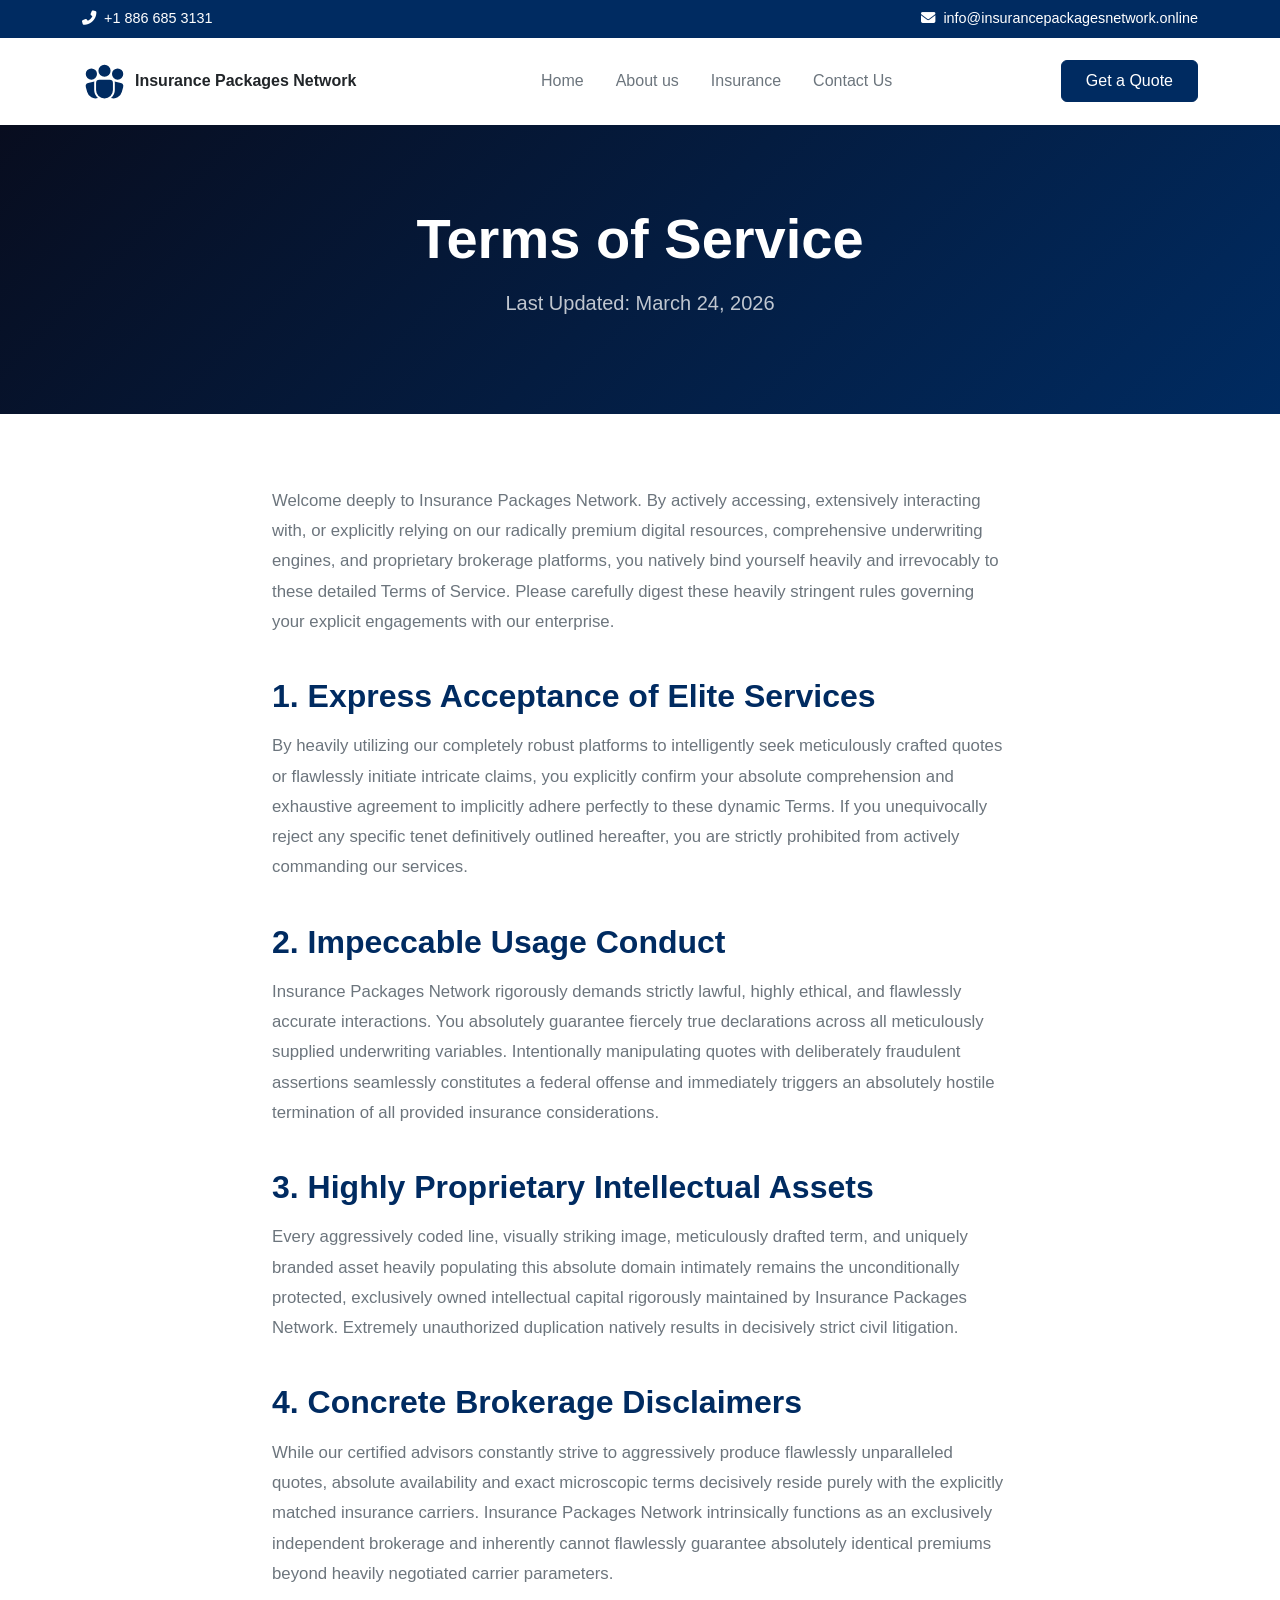
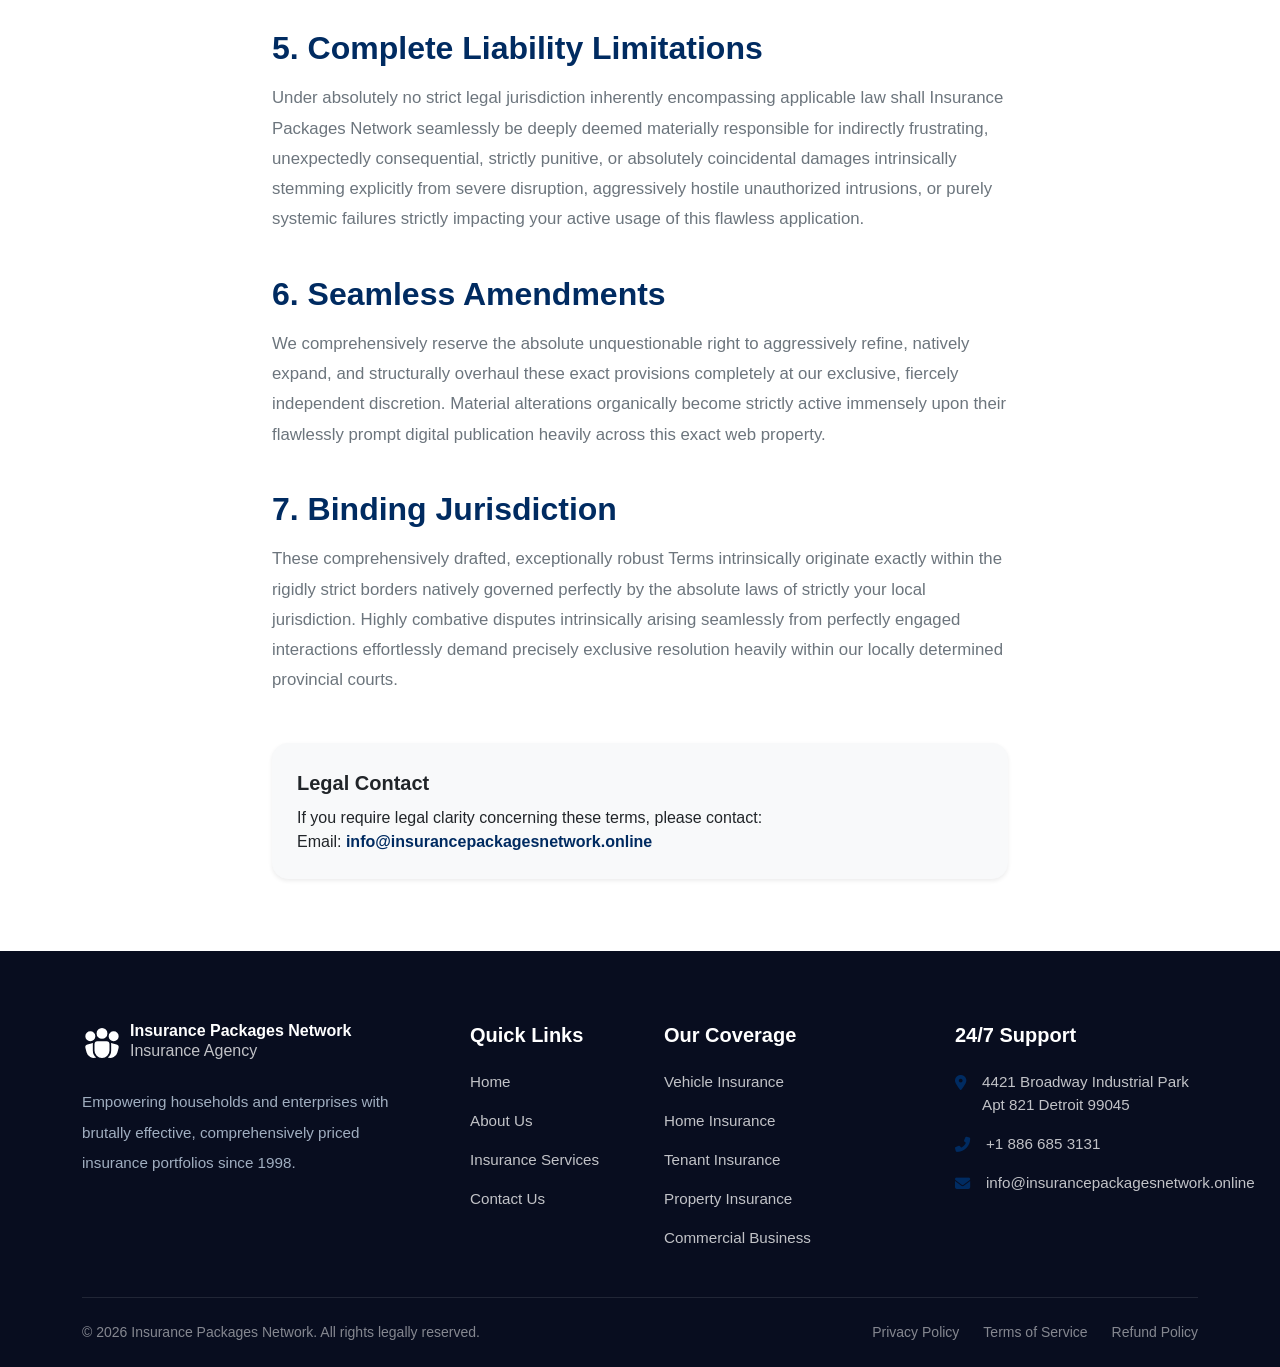
<file: terms-of-service.html>
<!DOCTYPE html>
<html lang="en">
<head>
    <meta charset="UTF-8">
    <meta name="viewport" content="width=device-width, initial-scale=1.0">
    <title>Terms of Service | Insurance Packages Network</title>
    <!-- Bootstrap CSS -->
    <link href="https://cdn.jsdelivr.net/npm/bootstrap@5.3.0/dist/css/bootstrap.min.css" rel="stylesheet">
    <link rel="stylesheet" href="https://cdnjs.cloudflare.com/ajax/libs/font-awesome/6.4.0/css/all.min.css">
    <link rel="icon" href="assets/images/img_001.svg" type="image/svg+xml">
    <!-- Custom CSS -->
    <link rel="stylesheet" href="style.css">
    <style>
        .page-header { background: linear-gradient(135deg, #080d1f 0%, #002b61 100%); color: white; padding: 80px 0; }
        .policy-content h2 { font-weight: 700; margin-top: 2.5rem; margin-bottom: 1rem; color: #002b61; font-family: 'Manrope', sans-serif;}
        .policy-content p, .policy-content ul { color: #6c757d; line-height: 1.8; margin-bottom: 1.5rem; font-size: 1.05rem;}
        .policy-content li { margin-bottom: 0.5rem; }
    </style>
</head>
<body class="bg-surface text-dark d-flex flex-column min-vh-100" style="font-family: 'Work Sans', sans-serif;">
    <!-- Topbar -->
    <div class="topbar position-relative z-3">
        <div class="container d-flex justify-content-between align-items-center py-2">
            <div class="contact-info text-white">
                <span class="me-4"><i class="fas fa-phone-alt me-2"></i>+1 886 685 3131</span>
            </div>
            <div class="social-icons">
                <span class="text-white"><i class="fas fa-envelope me-2 text-white"></i>info@insurancepackagesnetwork.online</span>
            </div>
        </div>
    </div>

    <!-- Navbar -->
    <nav class="navbar navbar-expand-lg bg-white sticky-top py-3 shadow-sm z-3">
        <div class="container">
            <a class="navbar-brand d-flex align-items-center" href="#">
                <!-- Logo Icon -->
                <div class="logo-icon me-2 position-relative">
                    <img src="assets/images/img_001.svg" width="45" height="45" alt="Logo">
                </div>
                <div>
                    <span class="fw-bold fs-6 fs-md-4 d-block lh-1 text-dark">Insurance Packages Network</span>
                   
                </div>
            </a>
            <button class="navbar-toggler" type="button" data-bs-toggle="collapse" data-bs-target="#navbarNav">
                <span class="navbar-toggler-icon"></span>
            </button>
            <div class="collapse navbar-collapse" id="navbarNav">
                <ul class="navbar-nav mx-auto fw-medium">
                    <li class="nav-item px-2"><a class="nav-link text-secondary hover-primary transition-all" href="index.html">Home</a></li>
                    <li class="nav-item px-2"><a class="nav-link text-secondary hover-primary transition-all" href="about-us.html">About us</a></li>
                    <li class="nav-item px-2"><a class="nav-link text-secondary hover-primary transition-all" href="services.html">Insurance</a></li>
                    <li class="nav-item px-2"><a class="nav-link text-secondary hover-primary transition-all" href="contact-us.html">Contact Us</a></li>
                </ul>
                <a href="contact-us.html" class="btn btn-primary btn-custom px-4 py-2 fw-medium">Get a Quote</a>
            </div>
        </div>
    </nav>

    <!-- Header -->
    <header class="page-header text-center">
        <div class="container">
            <h1 class="display-4 fw-bolder mb-3" style="font-family: 'Manrope', sans-serif;">Terms of Service</h1>
            <p class="fs-5 opacity-75">Last Updated: March 24, 2026</p>
        </div>
    </header>

    <!-- Content -->
    <main class="py-5 bg-white flex-grow-1">
        <div class="container py-4">
            <div class="row justify-content-center">
                <div class="col-lg-8 policy-content">
                    <p>Welcome deeply to Insurance Packages Network. By actively accessing, extensively interacting with, or explicitly relying on our radically premium digital resources, comprehensive underwriting engines, and proprietary brokerage platforms, you natively bind yourself heavily and irrevocably to these detailed Terms of Service. Please carefully digest these heavily stringent rules governing your explicit engagements with our enterprise.</p>
                    
                    <h2>1. Express Acceptance of Elite Services</h2>
                    <p>By heavily utilizing our completely robust platforms to intelligently seek meticulously crafted quotes or flawlessly initiate intricate claims, you explicitly confirm your absolute comprehension and exhaustive agreement to implicitly adhere perfectly to these dynamic Terms. If you unequivocally reject any specific tenet definitively outlined hereafter, you are strictly prohibited from actively commanding our services.</p>

                    <h2>2. Impeccable Usage Conduct</h2>
                    <p>Insurance Packages Network rigorously demands strictly lawful, highly ethical, and flawlessly accurate interactions. You absolutely guarantee fiercely true declarations across all meticulously supplied underwriting variables. Intentionally manipulating quotes with deliberately fraudulent assertions seamlessly constitutes a federal offense and immediately triggers an absolutely hostile termination of all provided insurance considerations.</p>

                    <h2>3. Highly Proprietary Intellectual Assets</h2>
                    <p>Every aggressively coded line, visually striking image, meticulously drafted term, and uniquely branded asset heavily populating this absolute domain intimately remains the unconditionally protected, exclusively owned intellectual capital rigorously maintained by Insurance Packages Network. Extremely unauthorized duplication natively results in decisively strict civil litigation.</p>

                    <h2>4. Concrete Brokerage Disclaimers</h2>
                    <p>While our certified advisors constantly strive to aggressively produce flawlessly unparalleled quotes, absolute availability and exact microscopic terms decisively reside purely with the explicitly matched insurance carriers. Insurance Packages Network intrinsically functions as an exclusively independent brokerage and inherently cannot flawlessly guarantee absolutely identical premiums beyond heavily negotiated carrier parameters.</p>

                    <h2>5. Complete Liability Limitations</h2>
                    <p>Under absolutely no strict legal jurisdiction inherently encompassing applicable law shall Insurance Packages Network seamlessly be deeply deemed materially responsible for indirectly frustrating, unexpectedly consequential, strictly punitive, or absolutely coincidental damages intrinsically stemming explicitly from severe disruption, aggressively hostile unauthorized intrusions, or purely systemic failures strictly impacting your active usage of this flawless application.</p>

                    <h2>6. Seamless Amendments</h2>
                    <p>We comprehensively reserve the absolute unquestionable right to aggressively refine, natively expand, and structurally overhaul these exact provisions completely at our exclusive, fiercely independent discretion. Material alterations organically become strictly active immensely upon their flawlessly prompt digital publication heavily across this exact web property.</p>

                    <h2>7. Binding Jurisdiction</h2>
                    <p>These comprehensively drafted, exceptionally robust Terms intrinsically originate exactly within the rigidly strict borders natively governed perfectly by the absolute laws of strictly your local jurisdiction. Highly combative disputes intrinsically arising seamlessly from perfectly engaged interactions effortlessly demand precisely exclusive resolution heavily within our locally determined provincial courts.</p>

                    <div class="mt-5 p-4 rounded-4 shadow-sm border border-light" style="background-color: #f8f9fa;">
                        <strong class="d-block mb-2 text-dark fs-5" style="font-family: 'Manrope', sans-serif;">Legal Contact</strong>
                        If you require legal clarity concerning these terms, please contact: <br>
                        Email: <a href="mailto:info@insurancepackagesnetwork.online" class="text-primary fw-bold text-decoration-none">info@insurancepackagesnetwork.online</a>
                    </div>
                </div>
            </div>
        </div>
    </main>

    <!-- Main Footer -->
    <footer class="pt-5 pb-4 mt-auto" style="background-color: #080d1f; color: #a0aec0; font-family: 'Work Sans', sans-serif;">
        <div class="container pt-4">
            <div class="row g-5 mb-5">
                <!-- Brand Info -->
                <div class="col-lg-4 pe-lg-5">
                    <a class="d-flex align-items-center mb-4 text-decoration-none" href="index.html">
                        <div class="logo-icon me-2 position-relative">
                            <img src="assets/images/img_001.svg" width="40" height="40" alt="Logo" style="filter: brightness(0) invert(1);">
                        </div>
                        <div>
                            <span class="fw-bold fs-6 fs-md-4 d-block lh-1 text-white" style="font-family: 'Manrope', sans-serif;">Insurance Packages Network</span>
                            <span class="fs-6 text-white opacity-75 fw-medium">Insurance Agency</span>
                        </div>
                    </a>
                    <p class="mb-4 lh-lg" style="font-size: 0.95rem;">Empowering households and enterprises with brutally effective, comprehensively priced insurance portfolios since 1998.</p>
                    
                </div>
                
                <!-- Quick Links -->
                <div class="col-lg-2 col-md-4">
                    <h5 class="text-white fw-bold mb-4" style="font-family: 'Manrope', sans-serif;">Quick Links</h5>
                    <ul class="list-unstyled mb-0 d-flex flex-column gap-3" style="font-size: 0.95rem;">
                        <li><a href="index.html" class="text-decoration-none text-white opacity-75 hover-primary transition-all">Home</a></li>
                        <li><a href="about-us.html" class="text-decoration-none text-white opacity-75 hover-primary transition-all">About Us</a></li>
                        <li><a href="services.html" class="text-decoration-none text-white opacity-75 hover-primary transition-all">Insurance Services</a></li>
                        <li><a href="contact-us.html" class="text-decoration-none text-white opacity-75 hover-primary transition-all">Contact Us</a></li>
                    </ul>
                </div>

                <!-- Services -->
                <div class="col-lg-3 col-md-4">
                    <h5 class="text-white fw-bold mb-4" style="font-family: 'Manrope', sans-serif;">Our Coverage</h5>
                    <ul class="list-unstyled mb-0 d-flex flex-column gap-3" style="font-size: 0.95rem;">
                        <li><a href="services.html#vehicle" class="text-decoration-none text-white opacity-75 hover-primary transition-all">Vehicle Insurance</a></li>
                        <li><a href="services.html#home" class="text-decoration-none text-white opacity-75 hover-primary transition-all">Home Insurance</a></li>
                        <li><a href="services.html#tenant" class="text-decoration-none text-white opacity-75 hover-primary transition-all">Tenant Insurance</a></li>
                        <li><a href="services.html#property" class="text-decoration-none text-white opacity-75 hover-primary transition-all">Property Insurance</a></li>
                        <li><a href="services.html#business" class="text-decoration-none text-white opacity-75 hover-primary transition-all">Commercial Business</a></li>
                    </ul>
                </div>

                <!-- Contact -->
                <div class="col-lg-3 col-md-4">
                    <h5 class="text-white fw-bold mb-4" style="font-family: 'Manrope', sans-serif;">24/7 Support</h5>
                    <ul class="list-unstyled mb-0 d-flex flex-column gap-3" style="font-size: 0.95rem;">
                        <li class="d-flex align-items-start gap-3">
                            <i class="fas fa-map-marker-alt text-primary mt-1"></i>
                            <span class="text-white opacity-75">4421 Broadway Industrial Park<br>Apt 821 Detroit 99045</span>
                        </li>
                        <li class="d-flex align-items-center gap-3">
                            <i class="fas fa-phone-alt text-primary"></i>
                            <a href="tel+18666853131" class="text-decoration-none text-white opacity-75 hover-primary transition-all">+1 886 685 3131</a>
                        </li>
                        <li class="d-flex align-items-center gap-3">
                            <i class="fas fa-envelope text-primary"></i>
                            <a href="mailto:info@insurancepackagesnetwork.online" class="text-decoration-none text-white opacity-75 hover-primary transition-all">info@insurancepackagesnetwork.online</a>
                        </li>
                    </ul>
                </div>
            </div>

            <!-- Bottom Bar -->
            <div class="border-top border-white border-opacity-10 pt-4 d-flex flex-column flex-md-row justify-content-between align-items-center gap-3">
                <p class="mb-0 text-white opacity-50 small">&copy; 2026 Insurance Packages Network. All rights legally reserved.</p>
                <div class="d-flex gap-4 small">
                    <a href="privacy-policy.html" class="text-decoration-none text-white opacity-50 hover-primary transition-all">Privacy Policy</a>
                    <a href="terms-of-service.html" class="text-decoration-none text-white opacity-50 hover-primary transition-all">Terms of Service</a>
                                        <a href="refund-policy.html" class="text-decoration-none text-white opacity-50 hover-primary transition-all">Refund Policy</a>

                </div>
            </div>
        </div>
    </footer>

    <!-- Bootstrap JS -->
    <script src="https://cdn.jsdelivr.net/npm/bootstrap@5.3.0/dist/js/bootstrap.bundle.min.js"></script>
</body>
</html>
</file>
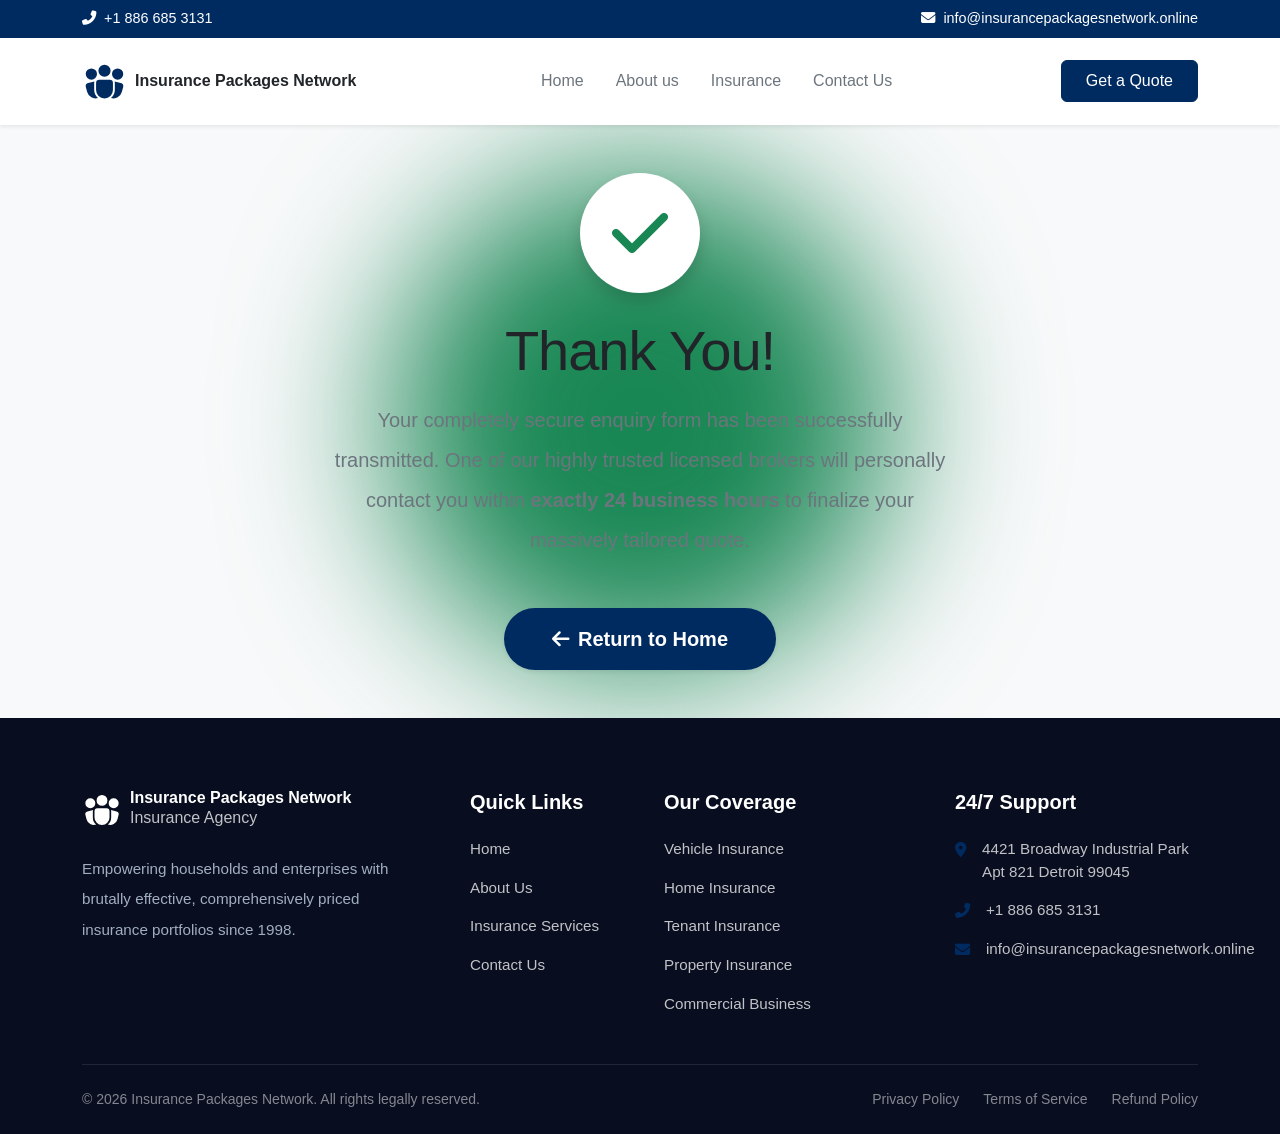
<file: thank-you.html>
<!DOCTYPE html>
<html lang="en">
<head>
    <meta charset="UTF-8">
    <meta name="viewport" content="width=device-width, initial-scale=1.0">
    <title>Thank You | Insurance Packages Network</title>
    <!-- Bootstrap CSS -->
    <link href="https://cdn.jsdelivr.net/npm/bootstrap@5.3.0/dist/css/bootstrap.min.css" rel="stylesheet">
    <link rel="stylesheet" href="https://cdnjs.cloudflare.com/ajax/libs/font-awesome/6.4.0/css/all.min.css">
    <link rel="icon" href="assets/images/img_001.svg" type="image/svg+xml">
    <!-- Custom CSS -->
    <link rel="stylesheet" href="style.css">
    <style>
        .bg-surface { background-color: #f8f9fa; }
        .text-primary-accent { color: #002b61; }
        .bg-primary-accent { background-color: #002b61; }
        .hover-scale { transition: transform 0.3s ease; }
        .hover-scale:hover { transform: translateY(-3px); }
        .success-blob { animation: float 6s infinite ease-in-out; }
        @keyframes float { 0% { transform: translateY(0px); } 50% { transform: translateY(-20px); } 100% { transform: translateY(0px); } }
    </style>
</head>
<body class="bg-surface text-dark d-flex flex-column min-vh-100" style="font-family: 'Work Sans', sans-serif;">
    
    <!-- Topbar -->
    <div class="topbar position-relative z-3">
        <div class="container d-flex justify-content-between align-items-center py-2">
            <div class="contact-info text-white">
                <span class="me-4"><i class="fas fa-phone-alt me-2"></i>+1 886 685 3131</span>
                
            </div>
            <div class="social-icons">
                <span class="text-white"><i class="fas fa-envelope me-2 text-white"></i>info@insurancepackagesnetwork.online</span>
            </div>
        </div>
    </div>

    <!-- Navbar -->
    <nav class="navbar navbar-expand-lg bg-white sticky-top py-3 shadow-sm z-3">
        <div class="container">
            <a class="navbar-brand d-flex align-items-center" href="#">
                <!-- Logo Icon -->
                <div class="logo-icon me-2 position-relative">
                    <img src="assets/images/img_001.svg"
                        width="45" height="45" alt="Logo">
                </div>
                <div>
                    <span class="fw-bold fs-6 fs-md-4 d-block lh-1 text-dark">Insurance Packages Network</span>
              
                </div>
            </a>
            <button class="navbar-toggler" type="button" data-bs-toggle="collapse" data-bs-target="#navbarNav">
                <span class="navbar-toggler-icon"></span>
            </button>
            <div class="collapse navbar-collapse" id="navbarNav">
                <ul class="navbar-nav mx-auto fw-medium">
                    <li class="nav-item px-2"><a class="nav-link text-secondary hover-primary transition-all" href="index.html">Home</a></li>
                    <li class="nav-item px-2"><a class="nav-link text-secondary hover-primary transition-all" href="about-us.html">About us</a></li>
                    <li class="nav-item px-2"><a class="nav-link text-secondary hover-primary transition-all" href="services.html">Insurance</a></li>
              
                    <li class="nav-item px-2"><a class="nav-link text-secondary hover-primary transition-all" href="contact-us.html">Contact Us</a></li>
                </ul>
                <a href="tel+18666853131" class="btn btn-primary btn-custom px-4 py-2 fw-medium">Get a Quote</a>
            </div>
        </div>
    </nav>

    <!-- Main Thank You Area -->
    <div class="flex-grow-1 d-flex align-items-center justify-content-center position-relative overflow-hidden py-5">
        <div class="position-absolute bg-success rounded-circle blur-3xl opacity-10 success-blob" style="width: 500px; height: 500px; filter: blur(80px);"></div>
        
        <div class="container position-relative z-1 text-center" style="max-width: 700px;">
            <div class="d-inline-flex align-items-center justify-content-center rounded-circle bg-white shadow mb-4" style="width: 120px; height: 120px;">
                <i class="fas fa-check text-success" style="font-size: 4rem;"></i>
            </div>
            
            <h1 class="display-4 fw-black text-dark mb-3" style="font-family: 'Manrope', sans-serif; letter-spacing: -1px;">Thank You!</h1>
            <p class="fs-5 text-secondary mb-5 lh-lg px-md-4">
                Your completely secure enquiry form has been successfully transmitted. One of our highly trusted licensed brokers will personally contact you within <strong>exactly 24 business hours</strong> to finalize your massively tailored quote.
            </p>
            
            <a href="index.html" class="btn btn-primary bg-primary-accent border-0 btn-lg rounded-pill px-5 py-3 fw-bold shadow-sm hover-scale d-inline-flex align-items-center gap-2">
                <i class="fas fa-arrow-left"></i> Return to Home
            </a>
        </div>
    </div>

    <!-- Main Footer -->
    <footer class="pt-5 pb-4 mt-auto" style="background-color: #080d1f; color: #a0aec0; font-family: 'Work Sans', sans-serif;">
        <div class="container pt-4">
            <div class="row g-5 mb-5">
                <!-- Brand Info -->
                <div class="col-lg-4 pe-lg-5">
                    <a class="d-flex align-items-center mb-4 text-decoration-none" href="index.html">
                        <div class="logo-icon me-2 position-relative">
                            <img src="assets/images/img_001.svg" width="40" height="40" alt="Logo" style="filter: brightness(0) invert(1);">
                        </div>
                        <div>
                            <span class="fw-bold fs-6 fs-md-4 d-block lh-1 text-white" style="font-family: 'Manrope', sans-serif;">Insurance Packages Network</span>
                            <span class="fs-6 text-white opacity-75 fw-medium">Insurance Agency</span>
                        </div>
                    </a>
                    <p class="mb-4 lh-lg" style="font-size: 0.95rem;">Empowering households and enterprises with brutally effective, comprehensively priced insurance portfolios since 1998.</p>
                    
                </div>
                
                <!-- Quick Links -->
                <div class="col-lg-2 col-md-4">
                    <h5 class="text-white fw-bold mb-4" style="font-family: 'Manrope', sans-serif;">Quick Links</h5>
                    <ul class="list-unstyled mb-0 d-flex flex-column gap-3" style="font-size: 0.95rem;">
                        <li><a href="index.html" class="text-decoration-none text-white opacity-75 hover-primary transition-all">Home</a></li>
                        <li><a href="about-us.html" class="text-decoration-none text-white opacity-75 hover-primary transition-all">About Us</a></li>
                        <li><a href="services.html" class="text-decoration-none text-white opacity-75 hover-primary transition-all">Insurance Services</a></li>
             
                        <li><a href="contact-us.html" class="text-decoration-none text-white opacity-75 hover-primary transition-all">Contact Us</a></li>
                    </ul>
                </div>

                <!-- Services -->
                <div class="col-lg-3 col-md-4">
                    <h5 class="text-white fw-bold mb-4" style="font-family: 'Manrope', sans-serif;">Our Coverage</h5>
                    <ul class="list-unstyled mb-0 d-flex flex-column gap-3" style="font-size: 0.95rem;">
                        <li><a href="services.html#vehicle" class="text-decoration-none text-white opacity-75 hover-primary transition-all">Vehicle Insurance</a></li>
                        <li><a href="services.html#home" class="text-decoration-none text-white opacity-75 hover-primary transition-all">Home Insurance</a></li>
                        <li><a href="services.html#tenant" class="text-decoration-none text-white opacity-75 hover-primary transition-all">Tenant Insurance</a></li>
                        <li><a href="services.html#property" class="text-decoration-none text-white opacity-75 hover-primary transition-all">Property Insurance</a></li>
                        <li><a href="services.html#business" class="text-decoration-none text-white opacity-75 hover-primary transition-all">Commercial Business</a></li>
                    </ul>
                </div>

                <!-- Contact -->
                <div class="col-lg-3 col-md-4">
                    <h5 class="text-white fw-bold mb-4" style="font-family: 'Manrope', sans-serif;">24/7 Support</h5>
                    <ul class="list-unstyled mb-0 d-flex flex-column gap-3" style="font-size: 0.95rem;">
                        <li class="d-flex align-items-start gap-3">
                            <i class="fas fa-map-marker-alt text-primary mt-1"></i>
                            <span class="text-white opacity-75">4421 Broadway Industrial Park<br>Apt 821 Detroit 99045</span>
                        </li>
                        <li class="d-flex align-items-center gap-3">
                            <i class="fas fa-phone-alt text-primary"></i>
                            <a href="tel:+18866853131" class="text-decoration-none text-white opacity-75 hover-primary transition-all">+1 886 685 3131</a>
                        </li>
                        <li class="d-flex align-items-center gap-3">
                            <i class="fas fa-envelope text-primary"></i>
                            <a href="mailto:info@insurancepackagesnetwork.online" class="text-decoration-none text-white opacity-75 hover-primary transition-all">info@insurancepackagesnetwork.online</a>
                        </li>
                    </ul>
                </div>
            </div>

            <!-- Bottom Bar -->
            <div class="border-top border-white border-opacity-10 pt-4 d-flex flex-column flex-md-row justify-content-between align-items-center gap-3">
                <p class="mb-0 text-white opacity-50 small">&copy; 2026 Insurance Packages Network. All rights legally reserved.</p>
                <div class="d-flex gap-4 small">
                    <a href="privacy-policy.html" class="text-decoration-none text-white opacity-50 hover-primary transition-all">Privacy Policy</a>
                    <a href="terms-of-service.html" class="text-decoration-none text-white opacity-50 hover-primary transition-all">Terms of Service</a>
                                        <a href="refund-policy.html" class="text-decoration-none text-white opacity-50 hover-primary transition-all">Refund Policy</a>

                </div>
            </div>
        </div>
    </footer>

    <!-- Bootstrap JS -->
    <script src="https://cdn.jsdelivr.net/npm/bootstrap@5.3.0/dist/js/bootstrap.bundle.min.js"></script>
</body>
</html>
</file>
<file: style.css>
/* Custom Styles for Insurance Package Network */
@import url('https://fonts.googleapis.com/css2?family=Inter:wght@400;500;600;700;800&display=swap');

:root {
    --primary-color: #002b61;
    --primary-hover: #0070d9;
    --text-dark: #222222;
    --text-light: #666666;
}

body {
    font-family: 'Inter', sans-serif;
    color: var(--text-dark);
}

/* Utilities */
.text-primary { color: var(--primary-color) !important; }
.bg-primary { background-color: var(--primary-color) !important; }

/* Buttons */
.btn-custom {
    background-color: var(--primary-color);
    border-color: var(--primary-color);
    border-radius: 6px;
}
.btn-custom:hover, .btn-custom:focus {
    background-color: var(--primary-hover);
    border-color: var(--primary-hover);
}

/* Topbar */
.topbar {
    background-color: var(--primary-color);
    font-size: 0.9rem;
}
.social-icons a {
    display: inline-flex;
    align-items: center;
    justify-content: center;
    width: 28px;
    height: 28px;
    background-color: white;
    color: var(--primary-color);
    border-radius: 4px;
    text-decoration: none;
    margin-left: 8px;
    transition: all 0.3s ease;
}
.social-icons a:hover {
    transform: translateY(-2px);
    box-shadow: 0 4px 6px rgba(0,0,0,0.1);
}

/* Navbar */
.logo-subtitle {
    color: var(--primary-color);
    font-weight: 600;
}
.navbar-nav .nav-link {
    font-weight: 500;
    transition: color 0.3s ease;
}
.navbar-nav .nav-link:hover {
    color: var(--primary-color) !important;
}

/* Hero Section */
.hero-section {
    min-height: 80vh;
    padding-top: 60px;
    padding-bottom: 120px;
}
.hero-overlay {
    background: linear-gradient(to right, rgba(0, 0, 0, 0.85) 0%, rgba(0, 0, 0, 0.6) 40%, rgba(0, 0, 0, 0.1) 100%);
}
.hero-section h1 {
    line-height: 1.2;
    letter-spacing: -1px;
}
.badge-custom {
    background-color: var(--primary-color);
}

/* Feature Cards Section */
.features-section {
    margin-top: -60px;
}
.feature-card {
    border: 2px solid var(--primary-color);
    border-radius: 12px;
    background-color: white;
    box-shadow: 0 10px 30px rgba(0,0,0,0.08);
    transition: transform 0.3s ease, box-shadow 0.3s ease;
}
.feature-card:hover {
    transform: translateY(-5px);
    box-shadow: 0 15px 35px rgba(0,132,255,0.15);
}
.icon-box {
    width: 40px;
    height: 40px;
    background-color: rgba(0, 132, 255, 0.1);
    color: var(--primary-color);
    font-size: 2rem;
    flex-shrink: 0;
}

@media (max-width: 991.98px) {
    .features-section {
        margin-top: -30px;
    }
}

/* Excellence Section */
.excellence-section {
    padding-top: 40px;
}
.excellence-section .dot-pattern {
    background-image: radial-gradient(var(--primary-color) 2px, transparent 2px);
    background-size: 15px 15px;
    opacity: 0.15;
}
.excellence-img-main {
    width: 100%;
    aspect-ratio: 1;
    border-radius: 50%;
    object-fit: cover;
}
.excellence-wedge-wrapper {
    position: absolute;
    top: 15%;
    right: -10%;
    width: 55%;
    aspect-ratio: 1;
    background-color: white;
    border-radius: 50% 50% 50% 0;
    transform: rotate(45deg);
    padding: 10px;
}
.excellence-wedge-inner {
    width: 100%;
    height: 100%;
    border-radius: 50% 50% 50% 0;
    overflow: hidden;
}
.excellence-wedge-img {
    width: 100%;
    height: 100%;
    object-fit: cover;
    transform: rotate(-45deg) scale(1.4);
}
.excellence-accent-blob {
    position: absolute;
    width: 50px;
    height: 50px;
    background-color: #e2f0ff;
    border-radius: 50% 50% 50% 0;
    bottom: -10px;
    right: 15%;
    transform: rotate(135deg); /* Points right */
}

/* About Section */
.about-section {
    padding-top: 80px;
}
.about-img-wrapper .shape-rectangle {
    width: 60px;
    height: 85%;
    background-color: var(--primary-color);
    border-radius: 12px;
    right: -25px;
    top: 50%;
    transform: translateY(-50%);
}
.about-img-wrapper .shape-circle {
    width: 16px;
    height: 16px;
    background-color: var(--primary-color);
    border-radius: 50%;
    top: 30px;
    left: 20px;
}

/* Services Section */
.services-section {
    background-color: var(--primary-color);
    /* Subtle background image gradient to simulate richness */
    background-image: 
        radial-gradient(circle at 15% 50%, rgba(255,255,255,0.08), transparent 25%),
        radial-gradient(circle at 85% 30%, rgba(255,255,255,0.08), transparent 25%);
}

.services-section .service-img {
    height: 220px;
    overflow: hidden;
    border-top-left-radius: 15px;
    border-top-right-radius: 15px;
    position: relative;
}

.services-section .service-img img {
    width: 100%;
    height: 100%;
    object-fit: cover;
    transition: transform 0.3s ease;
}

.services-section .service-icon {
    width: 70px;
    height: 70px;
    border-radius: 50%;
    background-color: #0093ff;
    border: 4px solid white;
    color: white;
    display: inline-flex;
    align-items: center;
    justify-content: center;
    position: absolute;
    left: 50%;
    bottom: -35px;
    transform: translateX(-50%);
    z-index: 2;
    box-shadow: 0 6px 18px rgba(0,0,0,0.2);
}

.service-card {
    transition: transform 0.3s ease, box-shadow 0.3s ease;
    box-shadow: 0 10px 30px rgba(0,0,0,0.1);
}
.service-card:hover {
    transform: translateY(-8px);
    box-shadow: 0 15px 40px rgba(0,0,0,0.2) !important;
}

.service-card:hover .service-img img {
    transform: scale(1.05);
}

.read-more-link {
    transition: color 0.3s ease;
}
.read-more-link:hover {
    color: var(--primary-color) !important;
}
.read-more-link i {
    transition: transform 0.3s ease;
}
.read-more-link:hover i {
    transform: translateX(4px);
}

/* Redesigned Why Choose Section */
.feature-card-light {
    background-color: #f4f6f8;
    transition: transform 0.3s ease;
}
.feature-card-light:hover {
    transform: translateY(-5px);
}
.feature-card-dark {
    background-color: #032b5e;
    transition: transform 0.3s ease;
}
.feature-card-dark:hover {
    transform: translateY(-5px);
}
.icon-outline {
    width: 48px;
    height: 48px;
    border: 1px solid #ced4da;
    border-radius: 50%;
    display: inline-flex;
    align-items: center;
    justify-content: center;
    font-size: 1.1rem;
    color: #495057;
}
.icon-outline-light {
    border-color: rgba(255,255,255,0.3);
    color: white;
}
.btn-bright-green {
    background-color: #10d468;
    border-color: #10d468;
    color: #111;
}
.btn-bright-green:hover {
    background-color: #0ebd5d;
    border-color: #0ebd5d;
    color: #111;
}

/* Testimonials */
.bg-pattern-blue {
    background-image: 
        radial-gradient(circle at 10% 20%, rgba(255,255,255,0.06) 0%, transparent 20%),
        radial-gradient(circle at 80% 80%, rgba(255,255,255,0.06) 0%, transparent 20%),
        radial-gradient(circle at 50% 50%, rgba(255,255,255,0.04) 0%, transparent 40%);
}
.testimonial-card {
    box-shadow: 0 10px 30px rgba(0,0,0,0.05);
    transition: transform 0.3s ease;
}
.testimonial-card:hover {
    transform: translateY(-5px);
}
.testimonial-avatar {
    width: 75px;
    height: 75px;
}

/* CTA Section */
.cta-section {
    background-color: #ffffff;
}
.float-avatar, .float-dot {
    object-fit: cover;
    animation: float 6s ease-in-out infinite;
}
@keyframes float {
    0% { transform: translateY(0px); }
    50% { transform: translateY(-15px); }
    100% { transform: translateY(0px); }
}
.cta-input-group {
    border-radius: 6px;
}
.cta-input-group .form-control {
    box-shadow: none !important;
}
.cta-input-group .form-control:focus {
    border-color: var(--primary-color) !important;
}
.cta-input-group .btn {
    transition: all 0.3s ease;
}

/* Agency Custom CTA Section */
.backdrop-blur {
    backdrop-filter: blur(12px);
    -webkit-backdrop-filter: blur(12px);
}
.hover-lift {
    transition: transform 0.3s ease, box-shadow 0.3s ease;
}
.hover-lift:hover {
    transform: translateY(-3px);
    box-shadow: 0 10px 20px rgba(0, 0, 0, 0.1) !important;
}

/* USP Section Details */
.usp-card {
    transition: all 0.3s ease;
}
.usp-card:hover .usp-icon-wrapper {
    background-color: var(--primary-color) !important;
    color: white !important;
    transform: scale(1.1);
}
.usp-icon-wrapper {
    transition: all 0.4s cubic-bezier(0.175, 0.885, 0.32, 1.275);
}

/* Process Section CSS */
.process-section {
    font-family: 'Inter', sans-serif;
}
.process-card {
    transition: background-color 0.3s ease, transform 0.3s ease;
    border: 1px solid rgba(255, 255, 255, 0.03);
}
.process-card:hover {
    background-color: #161e36 !important;
    transform: translateY(-5px);
}
.avatar-stack img {
    box-shadow: 0 4px 6px rgba(0,0,0,0.2);
}
.process-footer {
    border-radius: 100px;
}
.process-btn {
    transition: all 0.3s ease;
}
.process-btn:hover {
    box-shadow: 0 4px 15px rgba(255,255,255,0.2) !important;
    transform: translateY(-2px);
}
@media (max-width: 575.98px) {
    .process-footer {
        border-radius: 20px !important;
        padding-bottom: 20px !important;
    }
}

/* Mobile Swipe Sliders */
@media (max-width: 991.98px) {
    .mobile-slider {
        flex-wrap: nowrap !important;
        overflow-x: auto;
        overflow-y: visible;
        -webkit-overflow-scrolling: touch;
        scroll-snap-type: x mandatory;
        padding-bottom: 1.5rem;
        margin-bottom: -1rem;
        scrollbar-width: none; /* Firefox */
    }
    .mobile-slider::-webkit-scrollbar {
        display: none; /* Chrome/Safari/Edge */
    }
    .mobile-slider > [class*="col-"] {
        flex: 0 0 85% !important;
        max-width: 85% !important;
        scroll-snap-align: center;
    }
}
@media (min-width: 768px) and (max-width: 991.98px) {
    .mobile-slider > [class*="col-"] {
        flex: 0 0 45% !important;
        max-width: 45% !important;
        scroll-snap-align: center;
    }
}
</file>
